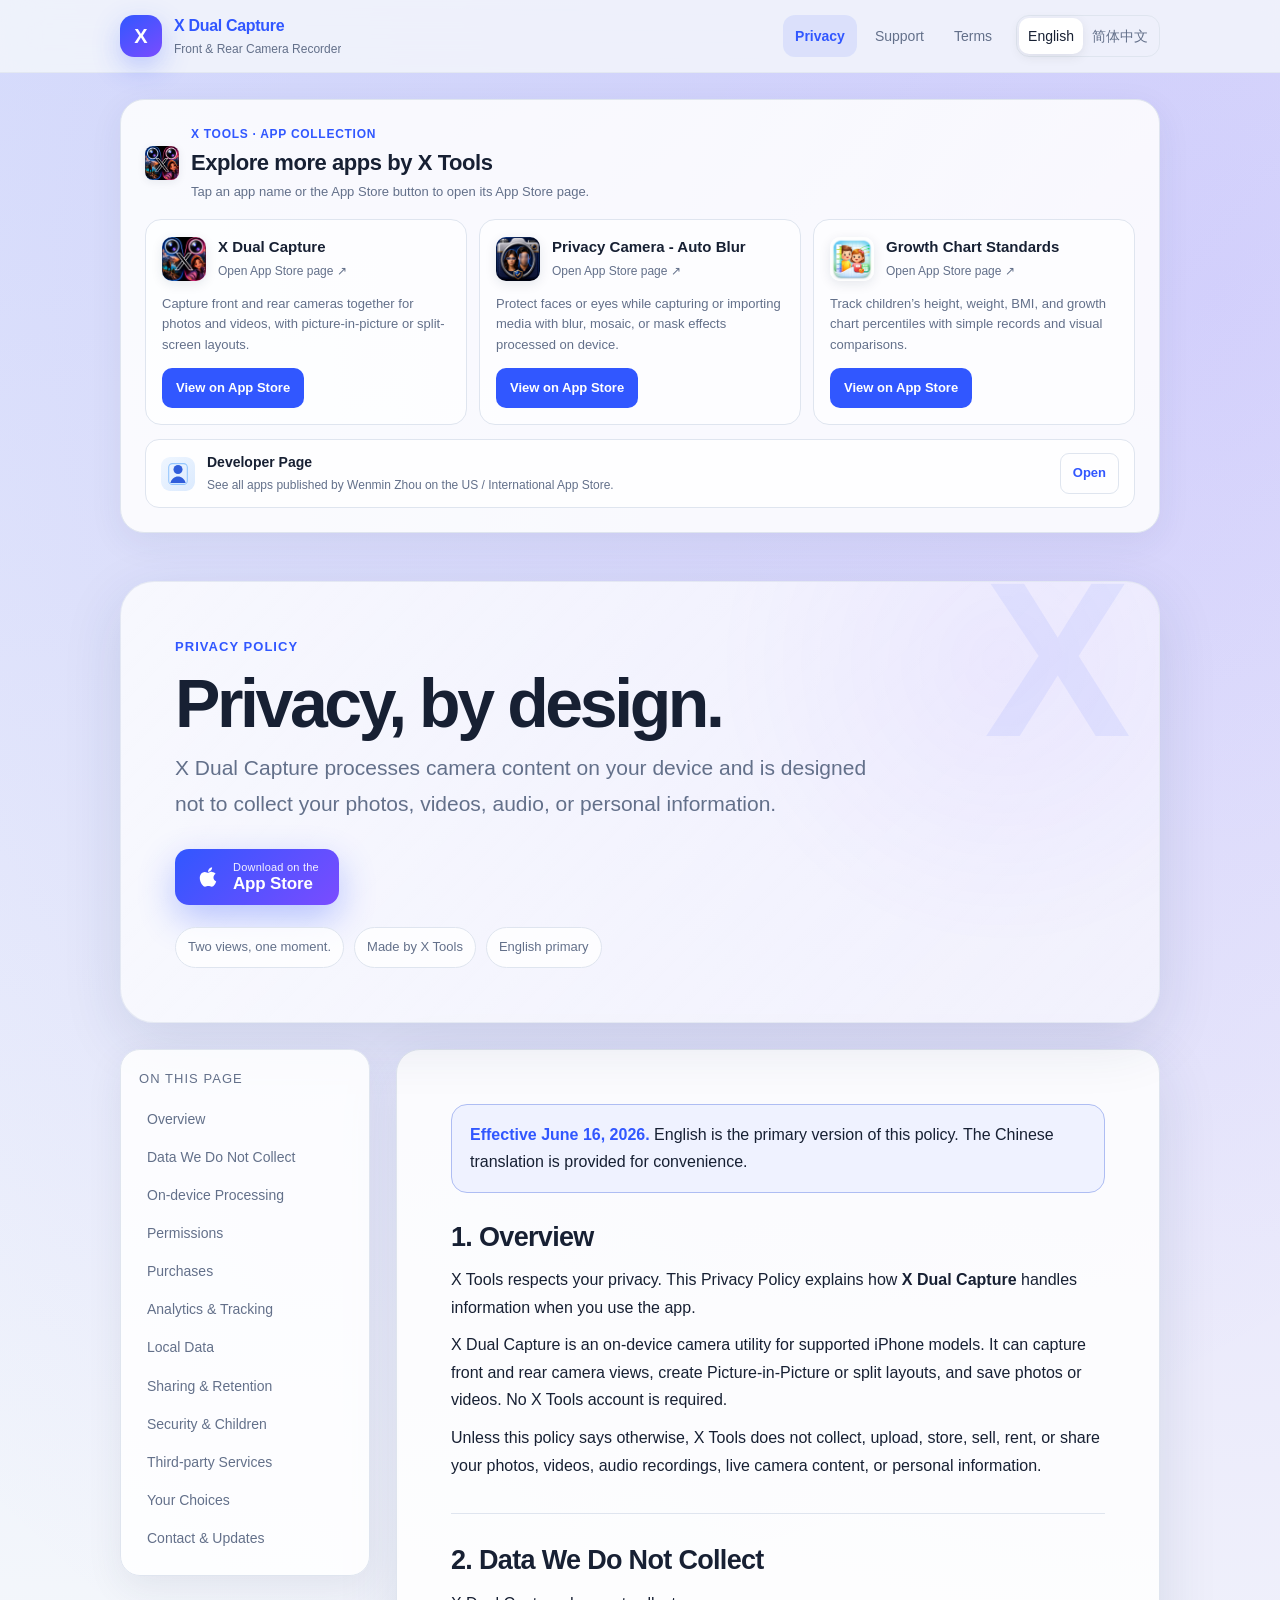
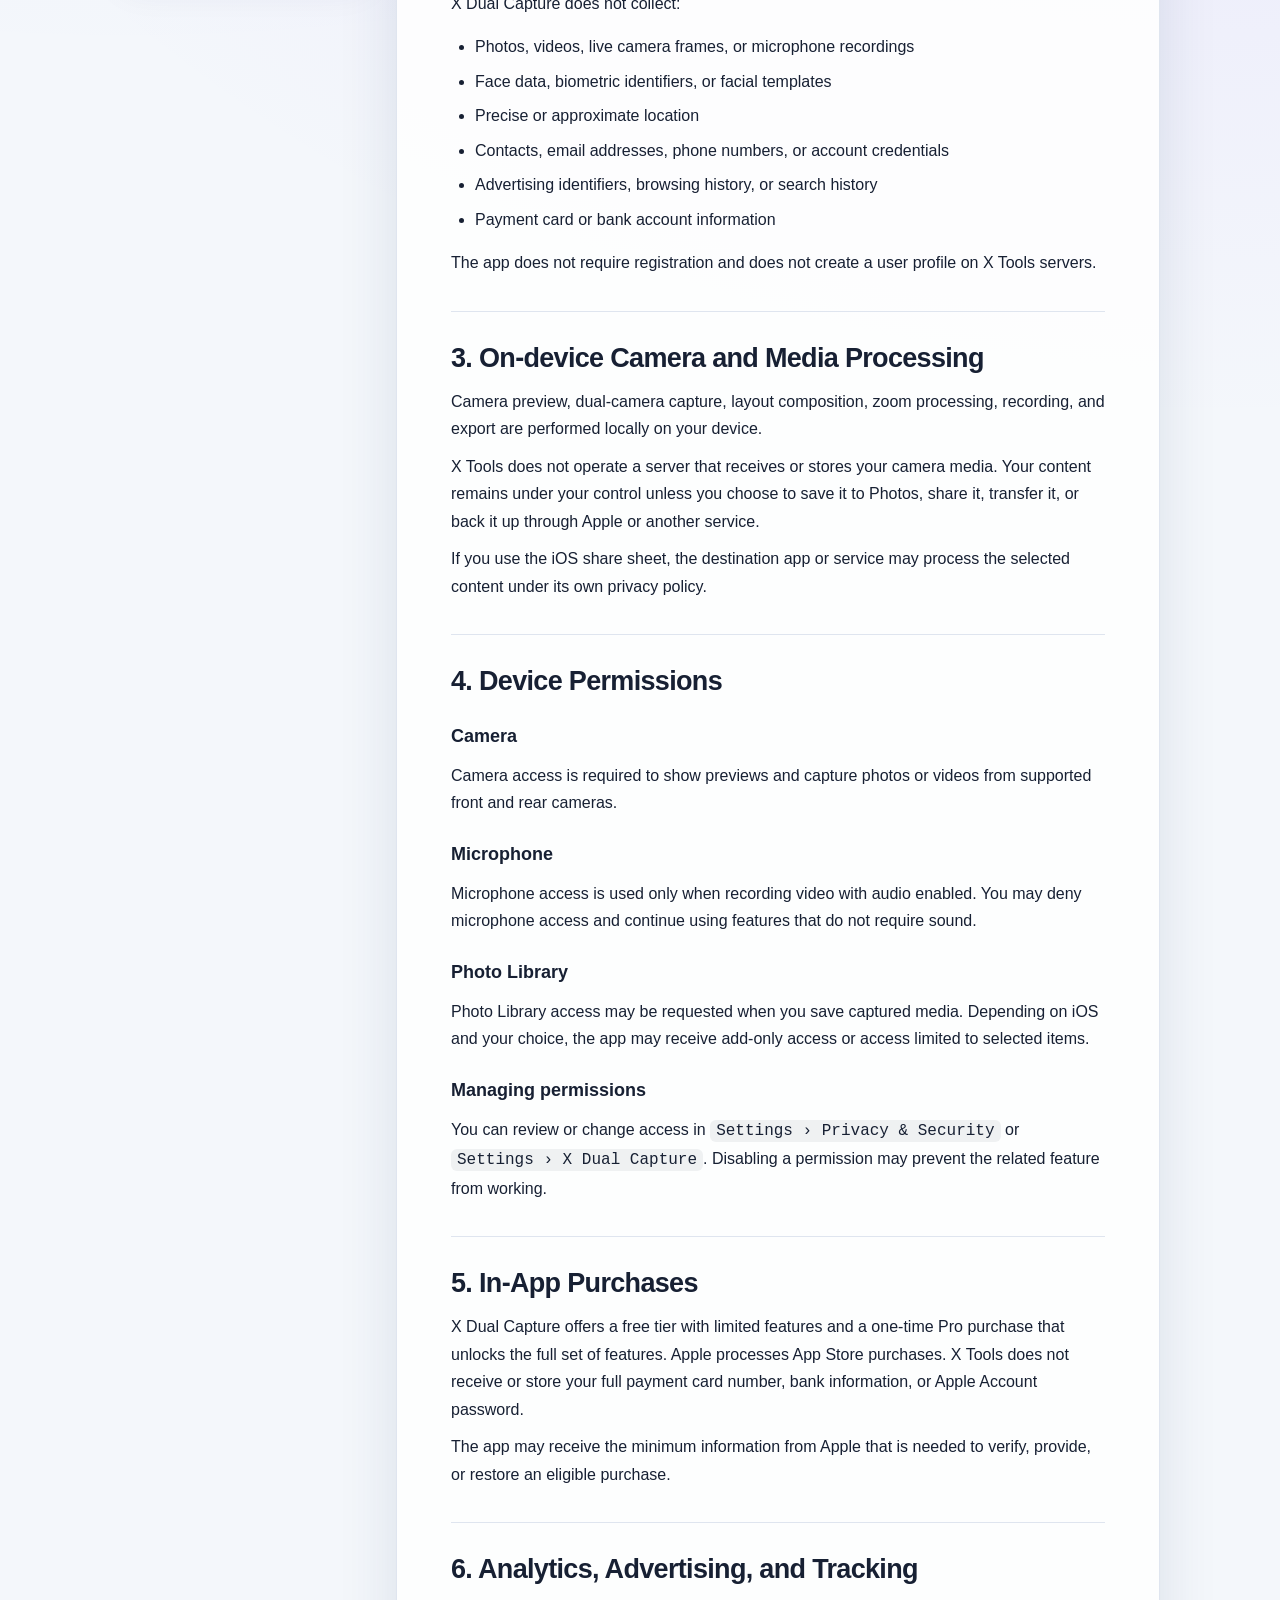
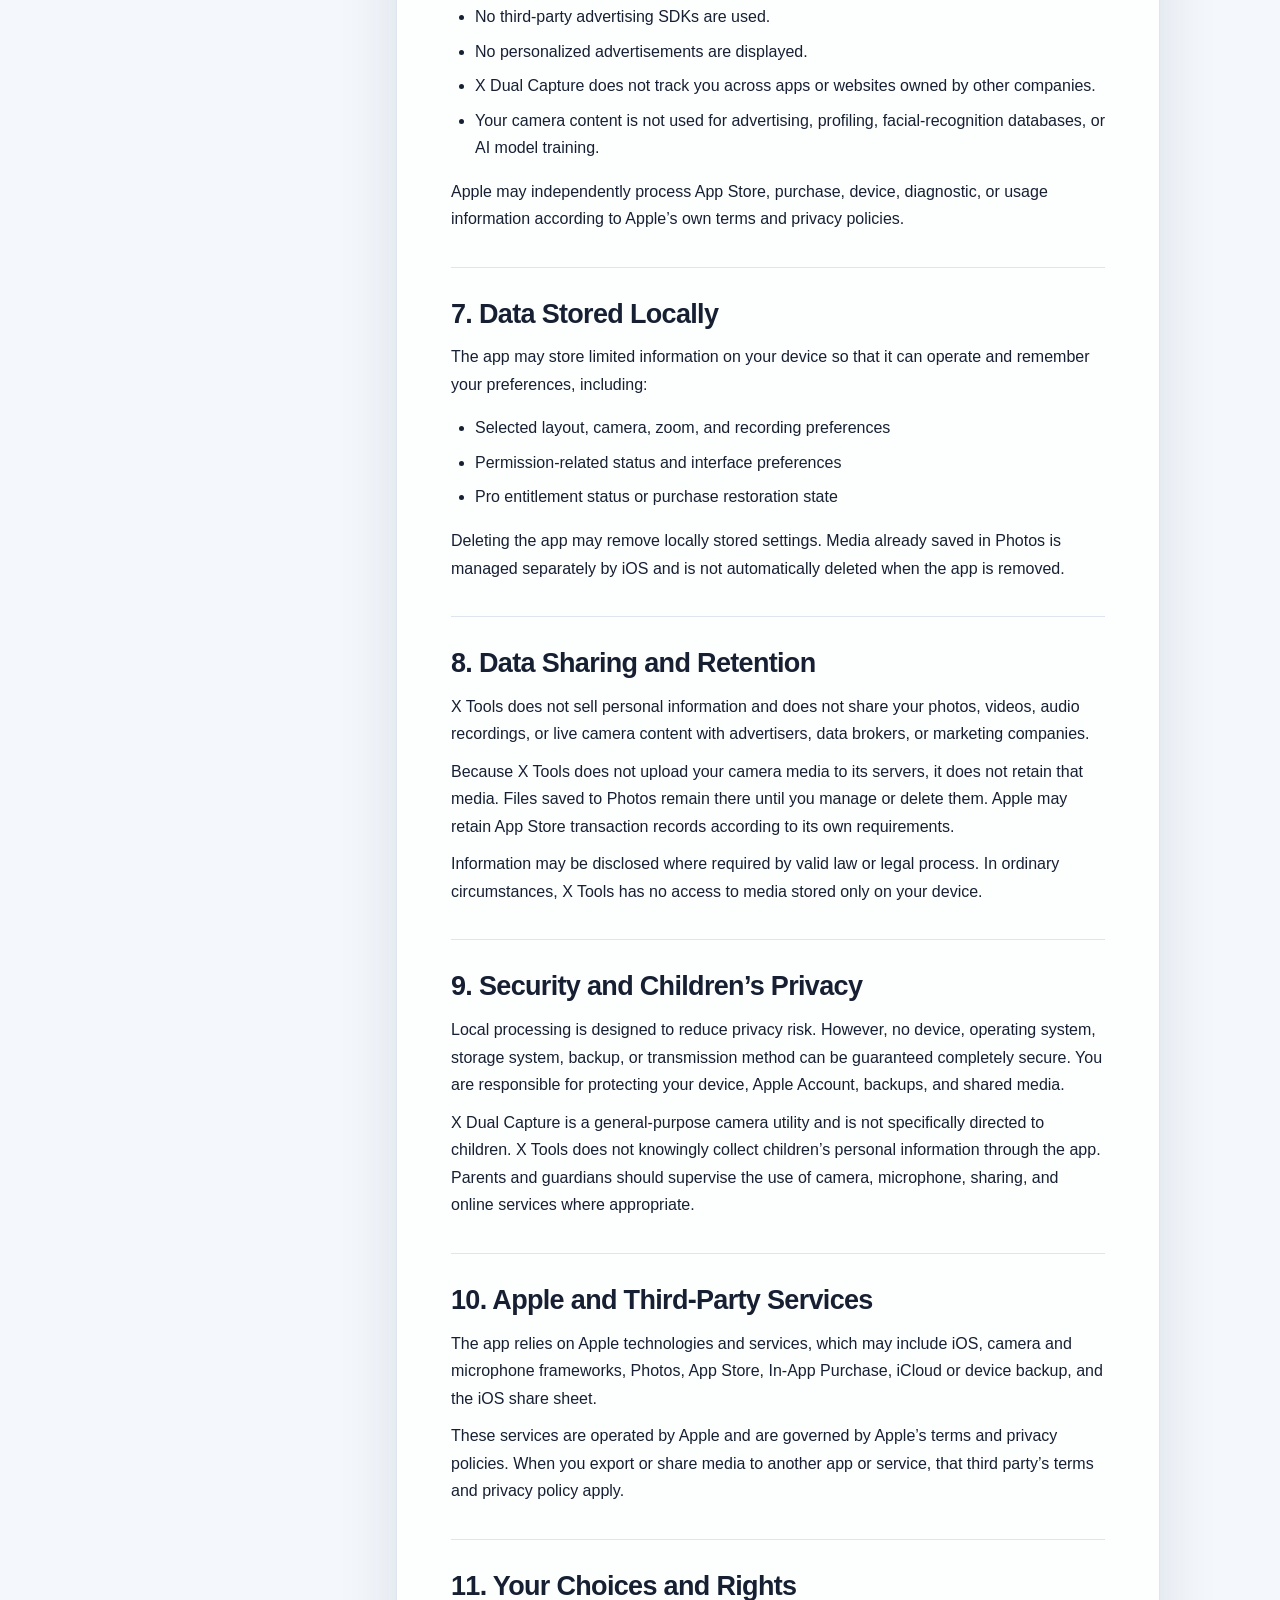
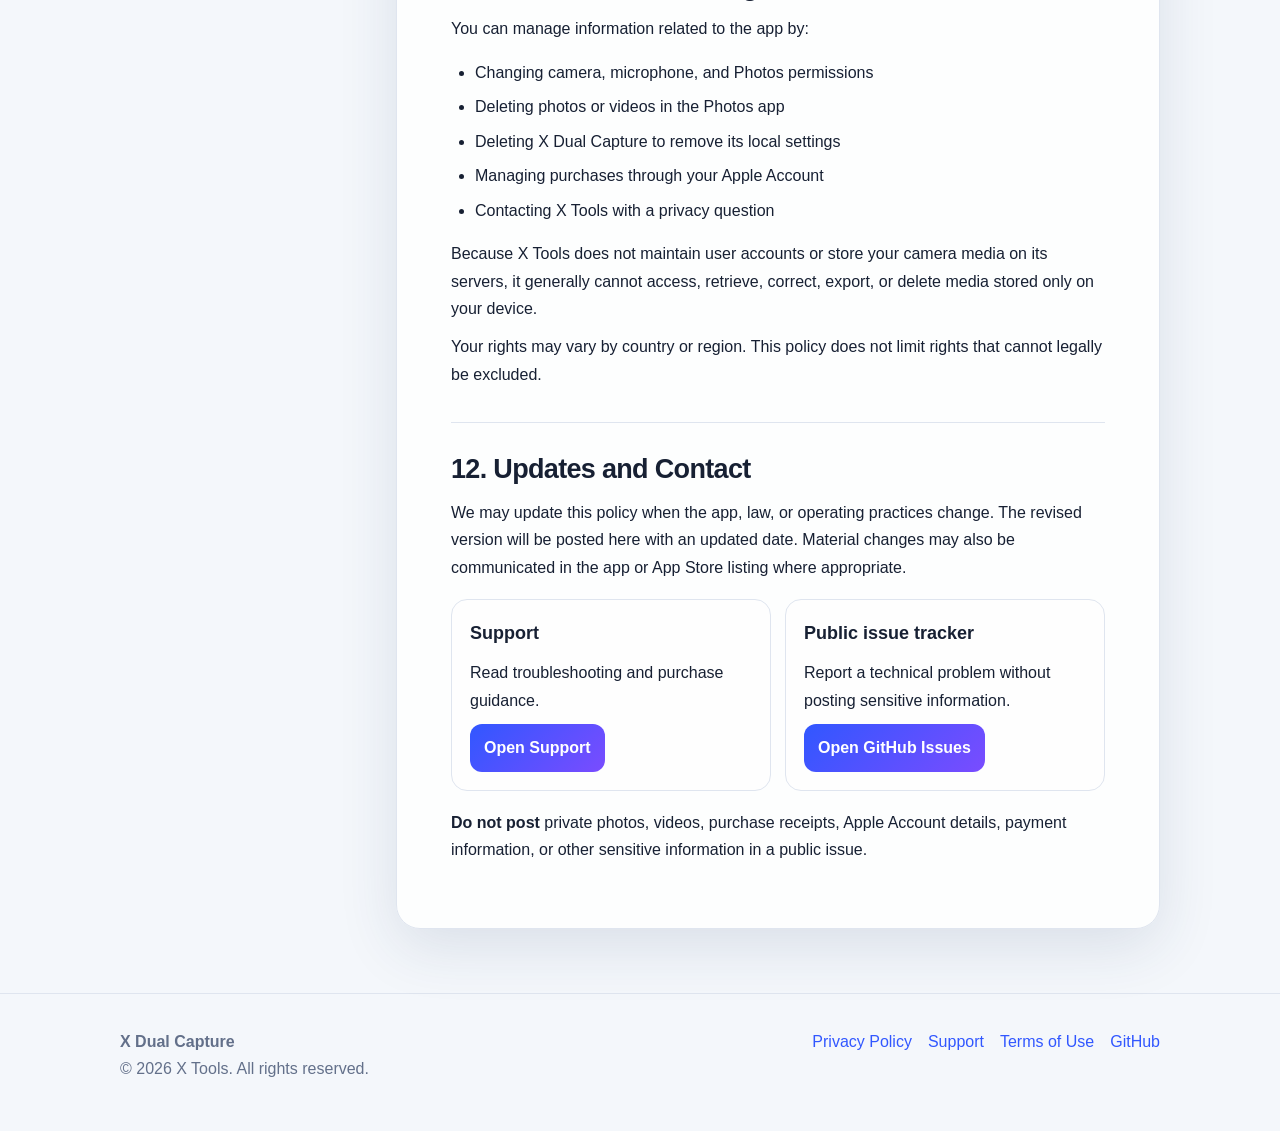
<file: index.html>
<!doctype html>
<html lang="en" data-xdc-lang="en">
<head>
  <meta charset="utf-8">
  <meta name="viewport" content="width=device-width, initial-scale=1, viewport-fit=cover">
  <title data-i18n-en="Privacy Policy | X Dual Capture" data-i18n-zh="隐私政策 | X 同步双拍">Privacy Policy | X Dual Capture</title>
  <meta name="description" content="Privacy Policy for X Dual Capture, an on-device front and rear camera recorder made by X Tools.">
  <meta name="theme-color" content="#3157ff">
  <meta property="og:title" content="Privacy Policy | X Dual Capture">
  <meta property="og:description" content="Privacy Policy for X Dual Capture, an on-device front and rear camera recorder made by X Tools.">
  <meta property="og:type" content="website">
  <meta property="og:site_name" content="X Dual Capture">
  <link rel="canonical" href="https://joyhhlife-sudo.github.io/dualcapture-privacy/index.html">
  <script src="./language.js"></script>
  <style>
:root {
  color-scheme: light dark;
  --bg: #f4f7fb;
  --surface: rgba(255,255,255,.86);
  --surface-solid: #ffffff;
  --text: #172033;
  --muted: #63708a;
  --line: #dfe5ef;
  --brand: #3157ff;
  --brand-2: #7a4cff;
  --accent: #0aa6a6;
  --shadow: 0 18px 60px rgba(36, 54, 98, .12);
  --radius: 24px;
  --max: 1040px;
}
@media (prefers-color-scheme: dark) {
  :root {
    --bg: #0d1220;
    --surface: rgba(21,29,48,.88);
    --surface-solid: #151d30;
    --text: #edf2ff;
    --muted: #aeb9ce;
    --line: #2b3650;
    --brand: #7691ff;
    --brand-2: #aa82ff;
    --accent: #52d2cc;
    --shadow: 0 20px 70px rgba(0,0,0,.34);
  }
}
* { box-sizing: border-box; }
html { scroll-behavior: smooth; }
body {
  margin: 0;
  min-height: 100vh;
  font-family: -apple-system, BlinkMacSystemFont, "SF Pro Display", "Segoe UI", Roboto, Helvetica, Arial, "PingFang SC", "Hiragino Sans GB", "Microsoft YaHei", sans-serif;
  color: var(--text);
  background:
    radial-gradient(circle at 10% -10%, rgba(49,87,255,.18), transparent 34%),
    radial-gradient(circle at 95% 5%, rgba(122,76,255,.18), transparent 30%),
    var(--bg);
  line-height: 1.72;
}
a { color: var(--brand); text-decoration: none; }
a:hover { text-decoration: underline; }
.site-header {
  position: sticky;
  top: 0;
  z-index: 20;
  border-bottom: 1px solid color-mix(in srgb, var(--line) 72%, transparent);
  background: color-mix(in srgb, var(--bg) 82%, transparent);
  backdrop-filter: blur(18px) saturate(140%);
}
.nav {
  width: min(var(--max), calc(100% - 32px));
  margin: 0 auto;
  min-height: 72px;
  display: flex;
  align-items: center;
  justify-content: space-between;
  gap: 20px;
}
.brand { display: flex; align-items: center; gap: 12px; min-width: 0; }
.brand-mark {
  width: 42px; height: 42px; border-radius: 14px;
  display: grid; place-items: center;
  color: white; font-weight: 800; font-size: 20px;
  background: linear-gradient(145deg, var(--brand), var(--brand-2));
  box-shadow: 0 10px 28px rgba(49,87,255,.28);
}
.brand-copy { min-width: 0; }
.brand-title { display: block; font-weight: 750; letter-spacing: -.02em; white-space: nowrap; }
.brand-subtitle { display: block; color: var(--muted); font-size: 12px; white-space: nowrap; overflow: hidden; text-overflow: ellipsis; }
.nav-links { display: flex; align-items: center; gap: 6px; flex-wrap: wrap; justify-content: flex-end; }
.nav-links a, .lang-btn {
  border: 0;
  background: transparent;
  color: var(--muted);
  padding: 9px 12px;
  border-radius: 12px;
  font: inherit;
  font-size: 14px;
  cursor: pointer;
}
.nav-links a:hover, .lang-btn:hover { background: color-mix(in srgb, var(--surface-solid) 76%, transparent); text-decoration: none; color: var(--text); }
.nav-links a[aria-current="page"] { color: var(--brand); font-weight: 700; background: color-mix(in srgb, var(--brand) 10%, transparent); }
.lang-switch { display: inline-flex; border: 1px solid var(--line); border-radius: 13px; padding: 2px; margin-left: 6px; }
.lang-btn { padding: 6px 9px; border-radius: 10px; }
.lang-btn.active { background: var(--surface-solid); color: var(--text); box-shadow: 0 3px 12px rgba(0,0,0,.08); }
.hero {
  width: min(var(--max), calc(100% - 32px));
  margin: 48px auto 26px;
  padding: 54px;
  border: 1px solid color-mix(in srgb, var(--line) 75%, transparent);
  border-radius: 34px;
  background:
    linear-gradient(135deg, color-mix(in srgb, var(--surface) 90%, transparent), color-mix(in srgb, var(--surface) 65%, transparent)),
    radial-gradient(circle at 85% 18%, rgba(122,76,255,.18), transparent 30%);
  box-shadow: var(--shadow);
  overflow: hidden;
  position: relative;
}
.hero::after {
  content: "X";
  position: absolute;
  right: 28px;
  top: -32px;
  font-size: 220px;
  font-weight: 900;
  line-height: 1;
  color: color-mix(in srgb, var(--brand) 8%, transparent);
  pointer-events: none;
}
.eyebrow { color: var(--brand); font-weight: 750; letter-spacing: .08em; text-transform: uppercase; font-size: 13px; }
h1 { margin: 10px 0 12px; font-size: clamp(38px, 6vw, 68px); line-height: 1.03; letter-spacing: -.05em; max-width: 760px; }
.hero p { max-width: 720px; color: var(--muted); font-size: clamp(17px, 2vw, 21px); margin: 0; }
.hero-meta { margin-top: 22px; display: flex; gap: 10px; flex-wrap: wrap; }
.pill { display: inline-flex; align-items: center; gap: 7px; padding: 8px 12px; border-radius: 999px; border: 1px solid var(--line); background: color-mix(in srgb, var(--surface-solid) 80%, transparent); color: var(--muted); font-size: 13px; }
.layout {
  width: min(var(--max), calc(100% - 32px));
  margin: 0 auto 64px;
  display: grid;
  grid-template-columns: 250px minmax(0,1fr);
  gap: 26px;
  align-items: start;
}
.toc {
  position: sticky;
  top: 96px;
  border: 1px solid var(--line);
  border-radius: 20px;
  background: var(--surface);
  padding: 18px;
  box-shadow: 0 12px 36px rgba(34,47,80,.08);
}
.toc-title { margin: 0 0 10px; font-size: 13px; color: var(--muted); text-transform: uppercase; letter-spacing: .08em; }
.toc a { display: block; color: var(--muted); padding: 7px 8px; border-radius: 9px; font-size: 14px; }
.toc a:hover { color: var(--text); background: color-mix(in srgb, var(--brand) 8%, transparent); text-decoration: none; }
.content {
  border: 1px solid var(--line);
  border-radius: var(--radius);
  background: var(--surface);
  box-shadow: var(--shadow);
  padding: clamp(26px, 5vw, 54px);
}
.notice {
  padding: 16px 18px;
  border: 1px solid color-mix(in srgb, var(--brand) 28%, var(--line));
  background: color-mix(in srgb, var(--brand) 8%, var(--surface-solid));
  border-radius: 16px;
  margin: 0 0 28px;
}
.notice strong { color: var(--brand); }
section { scroll-margin-top: 100px; }
section + section { border-top: 1px solid var(--line); margin-top: 34px; padding-top: 30px; }
h2 { margin: 0 0 12px; font-size: 27px; letter-spacing: -.025em; line-height: 1.25; }
h3 { margin: 22px 0 8px; font-size: 18px; }
p { margin: 10px 0; }
ul, ol { padding-left: 24px; }
li + li { margin-top: 7px; }
.code-path { font-family: ui-monospace, SFMono-Regular, Menlo, Monaco, Consolas, monospace; background: color-mix(in srgb, var(--text) 6%, transparent); padding: 2px 6px; border-radius: 6px; }
.action-grid { display: grid; grid-template-columns: repeat(2,minmax(0,1fr)); gap: 14px; margin: 18px 0; }
.action-card { border: 1px solid var(--line); border-radius: 16px; padding: 18px; background: color-mix(in srgb, var(--surface-solid) 72%, transparent); }
.action-card h3 { margin-top: 0; }
.button-link { display: inline-flex; align-items: center; justify-content: center; padding: 10px 14px; border-radius: 12px; background: linear-gradient(135deg, var(--brand), var(--brand-2)); color: white; font-weight: 700; }
.button-link:hover { text-decoration: none; filter: brightness(1.04); }
.footer { border-top: 1px solid var(--line); padding: 34px 16px 52px; color: var(--muted); }
.footer-inner { width: min(var(--max), 100%); margin: 0 auto; display: flex; justify-content: space-between; gap: 20px; flex-wrap: wrap; }
.footer-links { display: flex; gap: 16px; flex-wrap: wrap; }
html[data-xdc-lang="en"] .lang-panel[data-lang="zh"],
html[data-xdc-lang="zh-Hans"] .lang-panel[data-lang="en"] { display: none !important; }
.mobile-nav-toggle { display: none; }

.hero-cta { margin-top: 26px; display: flex; gap: 12px; flex-wrap: wrap; align-items: center; }
.store-button {
  display: inline-flex;
  align-items: center;
  gap: 12px;
  padding: 12px 20px;
  border-radius: 14px;
  background: linear-gradient(135deg, var(--brand), var(--brand-2));
  color: white;
  font-weight: 700;
  box-shadow: 0 14px 36px rgba(49,87,255,.32);
  text-decoration: none;
  transition: transform .12s ease, filter .12s ease, box-shadow .12s ease;
}
.store-button:hover {
  text-decoration: none;
  filter: brightness(1.06);
  transform: translateY(-1px);
  box-shadow: 0 18px 44px rgba(49,87,255,.36);
}
.store-button svg { flex-shrink: 0; }
.store-button .stack { display: inline-flex; flex-direction: column; line-height: 1.1; text-align: left; }
.store-button .small { font-size: 11px; font-weight: 500; opacity: 0.92; margin-bottom: 2px; letter-spacing: .02em; }
.store-button .big { font-size: 17px; letter-spacing: -0.01em; }

@media (max-width: 820px) {
  .nav { min-height: 64px; align-items: flex-start; padding: 10px 0; }
  .brand-subtitle { max-width: 180px; }
  .nav-links { display: none; width: 100%; padding-top: 10px; }
  .nav-links.open { display: flex; }
  .mobile-nav-toggle { display: inline-flex; margin-left: auto; border: 1px solid var(--line); background: var(--surface); color: var(--text); border-radius: 12px; padding: 8px 11px; }
  .nav { flex-wrap: wrap; }
  .hero { padding: 34px 26px; margin-top: 28px; }
  .hero::after { font-size: 150px; right: 8px; }
  .layout { grid-template-columns: 1fr; }
  .toc { position: static; }
  .action-grid { grid-template-columns: 1fr; }
}
@media (max-width: 520px) {
  .brand-subtitle { display: none; }
  h1 { font-size: 39px; }
  .content { padding: 24px 20px; }
  .hero { border-radius: 25px; }
}
@media print {
  .site-header, .toc, .lang-switch, .mobile-nav-toggle { display: none !important; }
  body { background: white; color: black; }
  .hero, .content { box-shadow: none; border-color: #bbb; }
  .layout { display: block; }
}

/* Added App Store showcase. Scoped to preserve the existing page styling. */
.app-showcase {
  width: min(var(--max), calc(100% - 32px));
  margin: 26px auto 0;
  padding: 24px;
  border: 1px solid var(--line);
  border-radius: 24px;
  background: var(--surface);
  box-shadow: 0 10px 34px rgba(36, 54, 98, .07);
}
.app-showcase-head { display: flex; flex-wrap: wrap; align-items: flex-end; justify-content: space-between; gap: 8px 20px; margin-bottom: 17px; }
.app-showcase-eyebrow { color: var(--brand); font-size: 12px; letter-spacing: .06em; font-weight: 750; margin: 0 0 3px; }
.app-showcase h2 { font-size: 22px; margin: 0; line-height: 1.4; letter-spacing: -.02em; }
.app-showcase-developer { margin: 0; font-size: 13px; color: var(--muted); }
.app-showcase-grid { display: grid; grid-template-columns: repeat(3, minmax(0, 1fr)); gap: 12px; }
.app-showcase-card { min-width: 0; padding: 17px; border-radius: 16px; border: 1px solid var(--line); background: color-mix(in srgb, var(--surface-solid) 78%, transparent); }
.app-showcase-name { margin: 0 0 7px; font-size: 16px; line-height: 1.4; font-weight: 750; }
.app-showcase-desc { font-size: 13px; line-height: 1.65; color: var(--muted); margin: 0 0 12px; }
.app-showcase-links { display: flex; flex-wrap: wrap; gap: 6px 12px; font-size: 13px; font-weight: 650; }
.app-showcase a { text-underline-offset: 3px; }
@media (max-width: 760px) { .app-showcase-grid { grid-template-columns: 1fr; } }
@media (max-width: 520px) { .app-showcase { padding: 18px; border-radius: 20px; } }

/* Showcase layout and icon sizing correction — fixed compact display. */
.app-showcase { box-sizing: border-box; }
.app-showcase *, .app-showcase *::before, .app-showcase *::after { box-sizing: border-box; }
.app-showcase .app-showcase-head { align-items: center; }
.app-showcase .app-showcase-head-left { display: flex; align-items: center; gap: 12px; min-width: 0; }
.app-showcase img.app-showcase-logo { display:block; width: 40px !important; height:40px !important; max-width:40px !important; max-height:40px !important; min-width:40px; min-height:40px; flex: 0 0 40px; object-fit:cover; border-radius:11px; box-shadow:0 2px 8px rgba(20,35,70,.08); }
.app-showcase .app-showcase-subtitle { font-size: 13px; line-height: 1.5; color: var(--muted); margin: 4px 0 0; }
.app-showcase .app-showcase-card { display:flex; flex-direction:column; gap:12px; min-width:0; padding:16px; border-radius:16px; }
.app-showcase .app-showcase-card-top { display:flex; align-items:center; gap:12px; min-width:0; }
.app-showcase img.app-showcase-icon { display:block; width:56px !important; height:56px !important; max-width:56px !important; max-height:56px !important; min-width:56px; min-height:56px; flex:0 0 56px; object-fit:cover; border-radius:13px; box-shadow:0 3px 12px rgba(20,35,70,.1); }
.app-showcase .app-showcase-text { min-width:0; }
.app-showcase .app-showcase-name { margin:0; font-size:15px; line-height:1.4; }
.app-showcase .app-showcase-name a { color:var(--ink); text-decoration:none; }
.app-showcase .app-showcase-name a:hover { color:var(--brand); text-decoration:underline; }
.app-showcase .app-showcase-hint { margin:4px 0 0; font-size:12px; color:var(--muted); }
.app-showcase .app-showcase-desc { margin:0; line-height:1.6; }
.app-showcase .app-showcase-actions { display:flex; margin-top:auto; }
.app-showcase a.app-pill-link { display:inline-flex; align-items:center; justify-content:center; padding:9px 14px; min-height:36px; border-radius:10px; background:var(--brand); color:#fff; font-size:13px; font-weight:650; text-decoration:none; transition:opacity .15s ease; }
.app-showcase a.app-pill-link:hover { opacity:.9; }
.app-showcase .app-showcase-developer-card { display:flex; align-items:center; gap:12px; padding:13px 15px; margin-top:14px; border:1px solid var(--line); border-radius:14px; background:color-mix(in srgb, var(--surface-solid) 85%, transparent); }
.app-showcase .app-showcase-developer-card img { display:block; width:40px !important; height:40px !important; max-width:40px !important; max-height:40px !important; flex:0 0 40px; object-fit:cover; border-radius:11px; }
.app-showcase .app-showcase-developer-meta { flex:1; min-width:0; }
.app-showcase .app-showcase-developer-title { margin:0; font-size:14px; line-height:1.4; }
.app-showcase .app-showcase-developer-title a { color:var(--ink); }
.app-showcase .app-showcase-developer-copy { margin:3px 0 0; font-size:12px; line-height:1.5; color:var(--muted); }
.app-showcase a.app-outline-link { display:inline-flex; align-items:center; padding:8px 12px; border:1px solid var(--line); border-radius:9px; color:var(--brand); font-size:13px; font-weight:650; text-decoration:none; white-space:nowrap; }
@media(max-width:760px) { .app-showcase .app-showcase-grid { grid-template-columns:1fr; } .app-showcase .app-showcase-card { gap:10px; } }
@media(max-width:420px) { .app-showcase { padding:16px; } .app-showcase .app-showcase-card { padding:13px; } .app-showcase img.app-showcase-icon { width:52px !important; height:52px !important; max-width:52px !important; max-height:52px !important; min-width:52px; min-height:52px; flex-basis:52px; } .app-showcase .app-showcase-developer-card { flex-wrap:wrap; } }

/* App icon compact display override */
.app-showcase img.app-showcase-icon { width:44px!important; height:44px!important; min-width:44px!important; max-width:44px!important; min-height:44px!important; max-height:44px!important; flex:0 0 44px!important; }
.app-showcase img.app-showcase-logo,.app-showcase .app-showcase-developer-card img { width:34px!important; height:34px!important; min-width:34px!important; max-width:34px!important; min-height:34px!important; max-height:34px!important; flex:0 0 34px!important; }
</style>
</head>
<body>
<header class="site-header">
  <nav class="nav" aria-label="Primary navigation">
    <a class="brand" href="index.html" aria-label="X Dual Capture home">
      <span class="brand-mark" aria-hidden="true">X</span>
      <span class="brand-copy">
        <span class="brand-title" data-i18n-en="X Dual Capture" data-i18n-zh="X 同步双拍">X Dual Capture</span>
        <span class="brand-subtitle" data-i18n-en="Front & Rear Camera Recorder" data-i18n-zh="前后摄同步拍照录像">Front & Rear Camera Recorder</span>
      </span>
    </a>
    <button class="mobile-nav-toggle" type="button" aria-expanded="false" aria-label="Open navigation">Menu</button>
    <div class="nav-links">
      <a href="index.html" aria-current="page" data-i18n-en="Privacy" data-i18n-zh="隐私政策">Privacy</a>
<a href="support.html" data-i18n-en="Support" data-i18n-zh="技术支持">Support</a>
<a href="terms.html" data-i18n-en="Terms" data-i18n-zh="使用条款">Terms</a>
      <span class="lang-switch" aria-label="Language selector">
        <button class="lang-btn active" type="button" data-lang-choice="en" aria-pressed="true">English</button>
        <button class="lang-btn" type="button" data-lang-choice="zh-Hans" aria-pressed="false">简体中文</button>
      </span>
    </div>
  </nav>
</header>

<main>
  <!-- App showcase added above the original page content. -->
  <div class="app-showcase">
  <div class="lang-panel" data-lang="en">
    <div class="app-showcase-head">
      <div class="app-showcase-head-left">
        <img width="34" height="34" style="display:block!important;width:34px!important;height:34px!important;min-width:34px!important;max-width:34px!important;min-height:34px!important;max-height:34px!important;object-fit:cover!important;flex:0 0 34px!important;border-radius:8px!important" class="app-showcase-logo" src="assets/x-dual-capture.png" alt="X Tools apps">
        <div>
          <p class="app-showcase-eyebrow">X TOOLS · APP COLLECTION</p>
          <h2>Explore more apps by X Tools</h2>
          <p class="app-showcase-subtitle">Tap an app name or the App Store button to open its App Store page.</p>
        </div>
      </div>
    </div>
    <div class="app-showcase-grid">
      <article class="app-showcase-card">
        <div class="app-showcase-card-top">
          <img width="44" height="44" style="display:block!important;width:44px!important;height:44px!important;min-width:44px!important;max-width:44px!important;min-height:44px!important;max-height:44px!important;object-fit:cover!important;flex:0 0 44px!important;border-radius:10px!important" class="app-showcase-icon" src="assets/x-dual-capture.png" alt="X Dual Capture icon">
          <div class="app-showcase-text">
            <h3 class="app-showcase-name"><a href="https://apps.apple.com/us/app/id6777402248" target="_blank" rel="noopener noreferrer">X Dual Capture</a></h3>
            <p class="app-showcase-hint">Open App Store page ↗</p>
          </div>
        </div>
        <p class="app-showcase-desc">Capture front and rear cameras together for photos and videos, with picture-in-picture or split-screen layouts.</p>
        <div class="app-showcase-actions">
          <a class="app-pill-link" href="https://apps.apple.com/us/app/id6777402248" target="_blank" rel="noopener noreferrer">View on App Store</a>
        </div>
      </article>
      <article class="app-showcase-card">
        <div class="app-showcase-card-top">
          <img width="44" height="44" style="display:block!important;width:44px!important;height:44px!important;min-width:44px!important;max-width:44px!important;min-height:44px!important;max-height:44px!important;object-fit:cover!important;flex:0 0 44px!important;border-radius:10px!important" class="app-showcase-icon" src="assets/privacy-camera.png" alt="Privacy Camera icon">
          <div class="app-showcase-text">
            <h3 class="app-showcase-name"><a href="https://apps.apple.com/us/app/id6773740022" target="_blank" rel="noopener noreferrer">Privacy Camera - Auto Blur</a></h3>
            <p class="app-showcase-hint">Open App Store page ↗</p>
          </div>
        </div>
        <p class="app-showcase-desc">Protect faces or eyes while capturing or importing media with blur, mosaic, or mask effects processed on device.</p>
        <div class="app-showcase-actions">
          <a class="app-pill-link" href="https://apps.apple.com/us/app/id6773740022" target="_blank" rel="noopener noreferrer">View on App Store</a>
        </div>
      </article>
      <article class="app-showcase-card">
        <div class="app-showcase-card-top">
          <img width="44" height="44" style="display:block!important;width:44px!important;height:44px!important;min-width:44px!important;max-width:44px!important;min-height:44px!important;max-height:44px!important;object-fit:cover!important;flex:0 0 44px!important;border-radius:10px!important" class="app-showcase-icon" src="assets/growth-chart.png" alt="Growth Chart Standards icon">
          <div class="app-showcase-text">
            <h3 class="app-showcase-name"><a href="https://apps.apple.com/us/app/id6760923635" target="_blank" rel="noopener noreferrer">Growth Chart Standards</a></h3>
            <p class="app-showcase-hint">Open App Store page ↗</p>
          </div>
        </div>
        <p class="app-showcase-desc">Track children’s height, weight, BMI, and growth chart percentiles with simple records and visual comparisons.</p>
        <div class="app-showcase-actions">
          <a class="app-pill-link" href="https://apps.apple.com/us/app/id6760923635" target="_blank" rel="noopener noreferrer">View on App Store</a>
        </div>
      </article>
    </div>
    <div class="app-showcase-developer-card">
      <img width="34" height="34" style="display:block!important;width:34px!important;height:34px!important;max-width:34px!important;max-height:34px!important;min-width:34px!important;min-height:34px!important;flex:0 0 34px!important;object-fit:cover!important;border-radius:9px!important"  src="assets/developer-page.svg" alt="Developer page icon">
      <div class="app-showcase-developer-meta">
        <h3 class="app-showcase-developer-title"><a href="https://apps.apple.com/us/developer/%E6%96%87%E6%95%8F-%E5%91%A8/id1844573420" target="_blank" rel="noopener noreferrer">Developer Page</a></h3>
        <p class="app-showcase-developer-copy">See all apps published by Wenmin Zhou on the US / International App Store.</p>
      </div>
      <a class="app-outline-link" href="https://apps.apple.com/us/developer/%E6%96%87%E6%95%8F-%E5%91%A8/id1844573420" target="_blank" rel="noopener noreferrer">Open</a>
    </div>
  </div>
  <div class="lang-panel" data-lang="zh">
    <div class="app-showcase-head">
      <div class="app-showcase-head-left">
        <img width="34" height="34" style="display:block!important;width:34px!important;height:34px!important;min-width:34px!important;max-width:34px!important;min-height:34px!important;max-height:34px!important;object-fit:cover!important;flex:0 0 34px!important;border-radius:8px!important" class="app-showcase-logo" src="assets/x-dual-capture.png" alt="X Tools 应用">
        <div>
          <p class="app-showcase-eyebrow">X TOOLS · 应用展示</p>
          <h2>更多应用推荐</h2>
          <p class="app-showcase-subtitle">可点击应用名称或 App Store 按钮，直接跳转到对应应用页面。</p>
        </div>
      </div>
    </div>
    <div class="app-showcase-grid">
      <article class="app-showcase-card">
        <div class="app-showcase-card-top">
          <img width="44" height="44" style="display:block!important;width:44px!important;height:44px!important;min-width:44px!important;max-width:44px!important;min-height:44px!important;max-height:44px!important;object-fit:cover!important;flex:0 0 44px!important;border-radius:10px!important" class="app-showcase-icon" src="assets/x-dual-capture.png" alt="X同步双拍图标">
          <div class="app-showcase-text">
            <h3 class="app-showcase-name"><a href="https://apps.apple.com/cn/app/id6777402248" target="_blank" rel="noopener noreferrer">X 同步双拍</a></h3>
            <p class="app-showcase-hint">点击进入 App Store ↗</p>
          </div>
        </div>
        <p class="app-showcase-desc">前后摄像头同步拍照、录像，支持画中画、分屏等布局，记录眼前与自己的两个视角。</p>
        <div class="app-showcase-actions">
          <a class="app-pill-link" href="https://apps.apple.com/cn/app/id6777402248" target="_blank" rel="noopener noreferrer">前往 App Store</a>
        </div>
      </article>
      <article class="app-showcase-card">
        <div class="app-showcase-card-top">
          <img width="44" height="44" style="display:block!important;width:44px!important;height:44px!important;min-width:44px!important;max-width:44px!important;min-height:44px!important;max-height:44px!important;object-fit:cover!important;flex:0 0 44px!important;border-radius:10px!important" class="app-showcase-icon" src="assets/privacy-camera.png" alt="隐私相机图标">
          <div class="app-showcase-text">
            <h3 class="app-showcase-name"><a href="https://apps.apple.com/cn/app/id6773740022" target="_blank" rel="noopener noreferrer">隐私相机</a></h3>
            <p class="app-showcase-hint">点击进入 App Store ↗</p>
          </div>
        </div>
        <p class="app-showcase-desc">拍摄或导入照片、视频时，自动对人脸或眼部进行模糊、马赛克或遮挡，保护隐私更省心。</p>
        <div class="app-showcase-actions">
          <a class="app-pill-link" href="https://apps.apple.com/cn/app/id6773740022" target="_blank" rel="noopener noreferrer">前往 App Store</a>
        </div>
      </article>
      <article class="app-showcase-card">
        <div class="app-showcase-card-top">
          <img width="44" height="44" style="display:block!important;width:44px!important;height:44px!important;min-width:44px!important;max-width:44px!important;min-height:44px!important;max-height:44px!important;object-fit:cover!important;flex:0 0 44px!important;border-radius:10px!important" class="app-showcase-icon" src="assets/growth-chart.png" alt="生长标准曲线图标">
          <div class="app-showcase-text">
            <h3 class="app-showcase-name"><a href="https://apps.apple.com/cn/app/id6760923635" target="_blank" rel="noopener noreferrer">生长标准曲线</a></h3>
            <p class="app-showcase-hint">点击进入 App Store ↗</p>
          </div>
        </div>
        <p class="app-showcase-desc">记录儿童身高、体重、BMI 和生长曲线百分位，方便日常追踪发育情况。</p>
        <div class="app-showcase-actions">
          <a class="app-pill-link" href="https://apps.apple.com/cn/app/id6760923635" target="_blank" rel="noopener noreferrer">前往 App Store</a>
        </div>
      </article>
    </div>
    <div class="app-showcase-developer-card">
      <img width="34" height="34" style="display:block!important;width:34px!important;height:34px!important;max-width:34px!important;max-height:34px!important;min-width:34px!important;min-height:34px!important;flex:0 0 34px!important;object-fit:cover!important;border-radius:9px!important"  src="assets/developer-page.svg" alt="开发者主页图标">
      <div class="app-showcase-developer-meta">
        <h3 class="app-showcase-developer-title"><a href="https://apps.apple.com/cn/developer/%E6%96%87%E6%95%8F-%E5%91%A8/id1844573420" target="_blank" rel="noopener noreferrer">开发者主页</a></h3>
        <p class="app-showcase-developer-copy">查看文敏周在中国区 App Store 发布的全部应用。</p>
      </div>
      <a class="app-outline-link" href="https://apps.apple.com/cn/developer/%E6%96%87%E6%95%8F-%E5%91%A8/id1844573420" target="_blank" rel="noopener noreferrer">打开主页</a>
    </div>
  </div>
</div>

  <section class="hero">
    <div class="lang-panel" data-lang="en">
      <div class="eyebrow">Privacy policy</div>
      <h1>Privacy, by design.</h1>
      <p>X Dual Capture processes camera content on your device and is designed not to collect your photos, videos, audio, or personal information.</p>
    </div>
    <div class="lang-panel" data-lang="zh">
      <div class="eyebrow">隐私政策</div>
      <h1>隐私，从本地处理开始。</h1>
      <p>X 同步双拍在设备本地处理摄像头内容，设计上不收集你的照片、视频、音频或个人信息。</p>
    </div>

    <div class="hero-cta">
      <div class="lang-panel" data-lang="en">
        <a class="store-button" href="https://apps.apple.com/us/app/id6777402248" target="_blank" rel="noopener" aria-label="Download X Dual Capture on the App Store">
          <svg width="26" height="26" viewBox="0 0 24 24" fill="currentColor" aria-hidden="true"><path d="M17.05 20.28c-.98.95-2.05.8-3.08.35-1.09-.46-2.09-.48-3.24 0-1.44.62-2.2.44-3.06-.35C2.79 15.25 3.51 7.59 9.05 7.31c1.35.07 2.29.74 3.08.8 1.18-.24 2.31-.93 3.57-.84 1.51.12 2.65.72 3.4 1.8-3.12 1.87-2.38 5.98.48 7.13-.57 1.5-1.31 2.99-2.54 4.09zM12.03 7.25c-.15-2.23 1.66-4.07 3.74-4.25.29 2.58-2.34 4.5-3.74 4.25z"/></svg>
          <span class="stack"><span class="small">Download on the</span><span class="big">App Store</span></span>
        </a>
      </div>
      <div class="lang-panel" data-lang="zh">
        <a class="store-button" href="https://apps.apple.com/cn/app/id6777402248" target="_blank" rel="noopener" aria-label="下载 X 同步双拍">
          <svg width="26" height="26" viewBox="0 0 24 24" fill="currentColor" aria-hidden="true"><path d="M17.05 20.28c-.98.95-2.05.8-3.08.35-1.09-.46-2.09-.48-3.24 0-1.44.62-2.2.44-3.06-.35C2.79 15.25 3.51 7.59 9.05 7.31c1.35.07 2.29.74 3.08.8 1.18-.24 2.31-.93 3.57-.84 1.51.12 2.65.72 3.4 1.8-3.12 1.87-2.38 5.98.48 7.13-.57 1.5-1.31 2.99-2.54 4.09zM12.03 7.25c-.15-2.23-2.23 1.66-4.07 3.74-4.25.29 2.58-2.34 4.5-3.74 4.25z"/></svg>
          <span class="stack"><span class="small">购买或免费下载</span><span class="big">App Store 中国大陆</span></span>
        </a>
      </div>
    </div>
    <div class="hero-meta">
      <span class="pill">Two views, one moment.</span>
      <span class="pill">Made by X Tools</span>
      <span class="pill">English primary</span>
    </div>
  </section>

  <div class="layout">
    <aside class="toc" aria-label="On this page">
      <div class="lang-panel" data-lang="en">
        <p class="toc-title">On this page</p>
        <a href="#p1">Overview</a><a href="#p2">Data We Do Not Collect</a><a href="#p3">On-device Processing</a><a href="#p4">Permissions</a><a href="#p5">Purchases</a><a href="#p6">Analytics & Tracking</a><a href="#p7">Local Data</a><a href="#p8">Sharing & Retention</a><a href="#p9">Security & Children</a><a href="#p10">Third-party Services</a><a href="#p11">Your Choices</a><a href="#p12">Contact & Updates</a>
      </div>
      <div class="lang-panel" data-lang="zh">
        <p class="toc-title">本页目录</p>
        <a href="#zp1">概述</a><a href="#zp2">我们不收集的数据</a><a href="#zp3">设备本地处理</a><a href="#zp4">权限说明</a><a href="#zp5">购买信息</a><a href="#zp6">分析与跟踪</a><a href="#zp7">本地数据</a><a href="#zp8">分享与保留</a><a href="#zp9">安全与儿童隐私</a><a href="#zp10">第三方服务</a><a href="#zp11">你的选择</a><a href="#zp12">联系与更新</a>
      </div>
    </aside>

    <article class="content">
      <div class="lang-panel" data-lang="en">
<div class="notice"><strong>Effective June 16, 2026.</strong> English is the primary version of this policy. The Chinese translation is provided for convenience.</div>
<section id="p1"><h2>1. Overview</h2><p>X Tools respects your privacy. This Privacy Policy explains how <strong>X Dual Capture</strong> handles information when you use the app.</p><p>X Dual Capture is an on-device camera utility for supported iPhone models. It can capture front and rear camera views, create Picture-in-Picture or split layouts, and save photos or videos. No X Tools account is required.</p><p>Unless this policy says otherwise, X Tools does not collect, upload, store, sell, rent, or share your photos, videos, audio recordings, live camera content, or personal information.</p></section>
<section id="p2"><h2>2. Data We Do Not Collect</h2><p>X Dual Capture does not collect:</p><ul><li>Photos, videos, live camera frames, or microphone recordings</li><li>Face data, biometric identifiers, or facial templates</li><li>Precise or approximate location</li><li>Contacts, email addresses, phone numbers, or account credentials</li><li>Advertising identifiers, browsing history, or search history</li><li>Payment card or bank account information</li></ul><p>The app does not require registration and does not create a user profile on X Tools servers.</p></section>
<section id="p3"><h2>3. On-device Camera and Media Processing</h2><p>Camera preview, dual-camera capture, layout composition, zoom processing, recording, and export are performed locally on your device.</p><p>X Tools does not operate a server that receives or stores your camera media. Your content remains under your control unless you choose to save it to Photos, share it, transfer it, or back it up through Apple or another service.</p><p>If you use the iOS share sheet, the destination app or service may process the selected content under its own privacy policy.</p></section>
<section id="p4"><h2>4. Device Permissions</h2><h3>Camera</h3><p>Camera access is required to show previews and capture photos or videos from supported front and rear cameras.</p><h3>Microphone</h3><p>Microphone access is used only when recording video with audio enabled. You may deny microphone access and continue using features that do not require sound.</p><h3>Photo Library</h3><p>Photo Library access may be requested when you save captured media. Depending on iOS and your choice, the app may receive add-only access or access limited to selected items.</p><h3>Managing permissions</h3><p>You can review or change access in <span class="code-path">Settings › Privacy &amp; Security</span> or <span class="code-path">Settings › X Dual Capture</span>. Disabling a permission may prevent the related feature from working.</p></section>
<section id="p5"><h2>5. In-App Purchases</h2><p>X Dual Capture offers a free tier with limited features and a one-time Pro purchase that unlocks the full set of features. Apple processes App Store purchases. X Tools does not receive or store your full payment card number, bank information, or Apple Account password.</p><p>The app may receive the minimum information from Apple that is needed to verify, provide, or restore an eligible purchase.</p></section>
<section id="p6"><h2>6. Analytics, Advertising, and Tracking</h2><ul><li>No third-party advertising SDKs are used.</li><li>No personalized advertisements are displayed.</li><li>X Dual Capture does not track you across apps or websites owned by other companies.</li><li>Your camera content is not used for advertising, profiling, facial-recognition databases, or AI model training.</li></ul><p>Apple may independently process App Store, purchase, device, diagnostic, or usage information according to Apple’s own terms and privacy policies.</p></section>
<section id="p7"><h2>7. Data Stored Locally</h2><p>The app may store limited information on your device so that it can operate and remember your preferences, including:</p><ul><li>Selected layout, camera, zoom, and recording preferences</li><li>Permission-related status and interface preferences</li><li>Pro entitlement status or purchase restoration state</li></ul><p>Deleting the app may remove locally stored settings. Media already saved in Photos is managed separately by iOS and is not automatically deleted when the app is removed.</p></section>
<section id="p8"><h2>8. Data Sharing and Retention</h2><p>X Tools does not sell personal information and does not share your photos, videos, audio recordings, or live camera content with advertisers, data brokers, or marketing companies.</p><p>Because X Tools does not upload your camera media to its servers, it does not retain that media. Files saved to Photos remain there until you manage or delete them. Apple may retain App Store transaction records according to its own requirements.</p><p>Information may be disclosed where required by valid law or legal process. In ordinary circumstances, X Tools has no access to media stored only on your device.</p></section>
<section id="p9"><h2>9. Security and Children’s Privacy</h2><p>Local processing is designed to reduce privacy risk. However, no device, operating system, storage system, backup, or transmission method can be guaranteed completely secure. You are responsible for protecting your device, Apple Account, backups, and shared media.</p><p>X Dual Capture is a general-purpose camera utility and is not specifically directed to children. X Tools does not knowingly collect children’s personal information through the app. Parents and guardians should supervise the use of camera, microphone, sharing, and online services where appropriate.</p></section>
<section id="p10"><h2>10. Apple and Third-Party Services</h2><p>The app relies on Apple technologies and services, which may include iOS, camera and microphone frameworks, Photos, App Store, In-App Purchase, iCloud or device backup, and the iOS share sheet.</p><p>These services are operated by Apple and are governed by Apple’s terms and privacy policies. When you export or share media to another app or service, that third party’s terms and privacy policy apply.</p></section>
<section id="p11"><h2>11. Your Choices and Rights</h2><p>You can manage information related to the app by:</p><ul><li>Changing camera, microphone, and Photos permissions</li><li>Deleting photos or videos in the Photos app</li><li>Deleting X Dual Capture to remove its local settings</li><li>Managing purchases through your Apple Account</li><li>Contacting X Tools with a privacy question</li></ul><p>Because X Tools does not maintain user accounts or store your camera media on its servers, it generally cannot access, retrieve, correct, export, or delete media stored only on your device.</p><p>Your rights may vary by country or region. This policy does not limit rights that cannot legally be excluded.</p></section>
<section id="p12"><h2>12. Updates and Contact</h2><p>We may update this policy when the app, law, or operating practices change. The revised version will be posted here with an updated date. Material changes may also be communicated in the app or App Store listing where appropriate.</p><div class="action-grid"><div class="action-card"><h3>Support</h3><p>Read troubleshooting and purchase guidance.</p><a class="button-link" href="support.html">Open Support</a></div><div class="action-card"><h3>Public issue tracker</h3><p>Report a technical problem without posting sensitive information.</p><a class="button-link" href="https://github.com/joyhhlife-sudo/dualcapture-privacy/issues" target="_blank" rel="noopener">Open GitHub Issues</a></div></div><p><strong>Do not post</strong> private photos, videos, purchase receipts, Apple Account details, payment information, or other sensitive information in a public issue.</p></section>
</div>
      <div class="lang-panel" data-lang="zh">
<div class="notice"><strong>生效日期：2026年6月16日。</strong>本政策以英文版本为主要版本，中文翻译仅为方便阅读。</div>
<section id="zp1"><h2>一、概述</h2><p>X Tools 尊重并重视你的隐私。本隐私政策说明你在使用 <strong>X 同步双拍</strong> 时，App 如何处理相关信息。</p><p>X 同步双拍是一款在设备本地运行的相机工具，可在受支持的 iPhone 上同时记录前置和后置摄像头画面，生成画中画、分屏等布局并保存照片或视频。使用本 App 无需注册 X Tools 账号。</p><p>除本政策另有明确说明外，X Tools 不会收集、上传、存储、出售、出租或分享你的照片、视频、录音、实时摄像头内容或个人信息。</p></section>
<section id="zp2"><h2>二、我们不收集的数据</h2><p>X 同步双拍不收集：</p><ul><li>照片、视频、实时摄像头画面或麦克风录音</li><li>人脸数据、生物识别标识或人脸模板</li><li>精确位置或大致位置</li><li>通讯录、邮箱、电话号码或账号凭据</li><li>广告标识符、浏览历史或搜索历史</li><li>银行卡或银行账户信息</li></ul><p>本 App 不要求注册，也不会在 X Tools 服务器上建立用户画像。</p></section>
<section id="zp3"><h2>三、设备本地处理</h2><p>相机预览、双摄拍摄、布局合成、变焦处理、录像和导出均在你的设备本地完成。</p><p>X Tools 不运营用于接收或存储用户摄像头媒体的服务器。除非你主动保存到“照片”、分享、传输或通过 Apple 或其他服务备份，否则内容始终由你控制。</p><p>当你使用 iOS 系统分享面板时，目标 App 或服务可能依据其自身隐私政策处理你选择的内容。</p></section>
<section id="zp4"><h2>四、设备权限</h2><h3>相机</h3><p>相机权限用于显示预览，并使用设备支持的前置和后置摄像头拍摄照片或视频。</p><h3>麦克风</h3><p>麦克风权限仅在启用声音并录制视频时使用。你可以拒绝麦克风权限，并继续使用不依赖声音的功能。</p><h3>照片图库</h3><p>保存拍摄内容时，App 可能申请照片图库权限。根据 iOS 版本及你的选择，App 可能仅获得添加照片的权限，或只能访问你明确选择的内容。</p><h3>权限管理</h3><p>你可以在 <span class="code-path">设置 › 隐私与安全性</span> 或 <span class="code-path">设置 › X 同步双拍</span> 中修改权限。关闭权限可能导致对应功能无法使用。</p></section>
<section id="zp5"><h2>五、App 内购买</h2><p>X 同步双拍提供功能受限的免费版，以及一次买断即可解锁全部功能的 Pro。购买由 Apple 通过 App Store 处理。X Tools 不会接收或存储你的完整银行卡号、银行信息或 Apple 账户密码。</p><p>App 仅从 Apple 获取验证、提供或恢复符合条件的购买所需的最少信息。</p></section>
<section id="zp6"><h2>六、分析、广告与跟踪</h2><ul><li>不使用第三方广告 SDK。</li><li>不展示个性化广告。</li><li>不会跨越其他公司的 App 或网站跟踪你。</li><li>不会将摄像头内容用于广告、用户画像、人脸识别数据库或 AI 模型训练。</li></ul><p>Apple 可能依据其自身条款和隐私政策，独立处理 App Store、购买、设备、诊断或使用情况信息。</p></section>
<section id="zp7"><h2>七、本地保存的数据</h2><p>为了运行 App 并保留偏好设置，App 可能在你的设备上保存有限信息，包括：</p><ul><li>已选择的布局、摄像头、变焦和录像偏好</li><li>与权限有关的状态及界面偏好</li><li>免费使用次数或限制状态</li><li>Pro 权益状态或购买恢复状态</li></ul><p>删除 App 可能移除这些本地设置。已经保存到“照片”中的媒体由 iOS 单独管理，不会因为删除 App 而自动删除。</p></section>
<section id="zp8"><h2>八、数据分享与保留</h2><p>X Tools 不出售个人信息，也不会将你的照片、视频、录音或实时摄像头内容分享给广告商、数据经纪商或营销机构。</p><p>由于 X Tools 不会把摄像头媒体上传至服务器，因此不会在服务器上保留这些内容。保存到“照片”的文件会保留至你自行管理或删除。Apple 可能依据自身要求保留 App Store 交易记录。</p><p>仅在有效法律或法律程序要求时，相关信息才可能依法披露。在通常情况下，X Tools 无法访问仅存储在你设备上的媒体。</p></section>
<section id="zp9"><h2>九、安全与儿童隐私</h2><p>本地处理旨在降低隐私风险，但任何设备、操作系统、存储、备份或传输方式都无法保证绝对安全。你需要自行保护设备、Apple 账户、备份及主动分享的媒体。</p><p>X 同步双拍是一款通用相机工具，并非专门面向儿童。X Tools 不会通过本 App 有意收集儿童个人信息。家长或监护人应在适当情况下监督儿童使用相机、麦克风、分享和网络服务。</p></section>
<section id="zp10"><h2>十、Apple 与第三方服务</h2><p>本 App 依赖 Apple 提供的 iOS、相机和麦克风框架、照片图库、App Store、App 内购买、iCloud 或设备备份，以及系统分享面板等技术或服务。</p><p>这些服务由 Apple 运营，并受 Apple 自身条款和隐私政策约束。当你将媒体导出或分享到其他 App 或服务时，相应第三方的条款和隐私政策适用。</p></section>
<section id="zp11"><h2>十一、你的选择与权利</h2><p>你可以通过以下方式管理与本 App 有关的信息：</p><ul><li>修改相机、麦克风和照片权限</li><li>在“照片”App 中删除照片或视频</li><li>删除 X 同步双拍以清除本地设置</li><li>通过 Apple 账户管理购买信息</li><li>联系 X Tools 咨询隐私问题</li></ul><p>由于 X Tools 不建立用户账号，也不在服务器上存储你的摄像头媒体，因此通常无法访问、找回、更正、导出或删除仅保存在你设备上的媒体。</p><p>你的权利可能因国家或地区而异。本政策不会限制依法不能排除的权利。</p></section>
<section id="zp12"><h2>十二、政策更新与联系</h2><p>当 App、法律或运营方式发生变化时，我们可能更新本政策。修订后的版本会在本页面发布并更新日期。必要时，重大变化也可能通过 App 或 App Store 产品页说明。</p><div class="action-grid"><div class="action-card"><h3>技术支持</h3><p>查看故障排查、购买及恢复购买说明。</p><a class="button-link" href="support.html">打开技术支持</a></div><div class="action-card"><h3>公开问题页面</h3><p>可以报告技术问题，但请勿提交敏感信息。</p><a class="button-link" href="https://github.com/joyhhlife-sudo/dualcapture-privacy/issues" target="_blank" rel="noopener">打开 GitHub Issues</a></div></div><p><strong>请勿公开提交</strong>私人照片、视频、购买凭证、Apple 账户信息、支付信息或其他敏感内容。</p></section>
</div>
    </article>
  </div>
</main>

<footer class="footer">
  <div class="footer-inner">
    <div>
      <strong>X Dual Capture</strong><br>
      <span data-i18n-en="© 2026 X Tools. All rights reserved." data-i18n-zh="© 2026 X Tools。保留所有权利。">© 2026 X Tools. All rights reserved.</span>
    </div>
    <div class="footer-links">
      <a href="index.html" data-i18n-en="Privacy Policy" data-i18n-zh="隐私政策">Privacy Policy</a>
      <a href="support.html" data-i18n-en="Support" data-i18n-zh="技术支持">Support</a>
      <a href="terms.html" data-i18n-en="Terms of Use" data-i18n-zh="使用条款">Terms of Use</a>
      <a href="https://github.com/joyhhlife-sudo/dualcapture-privacy" target="_blank" rel="noopener">GitHub</a>
    </div>
  </div>
</footer>
</body>
</html>
</file>
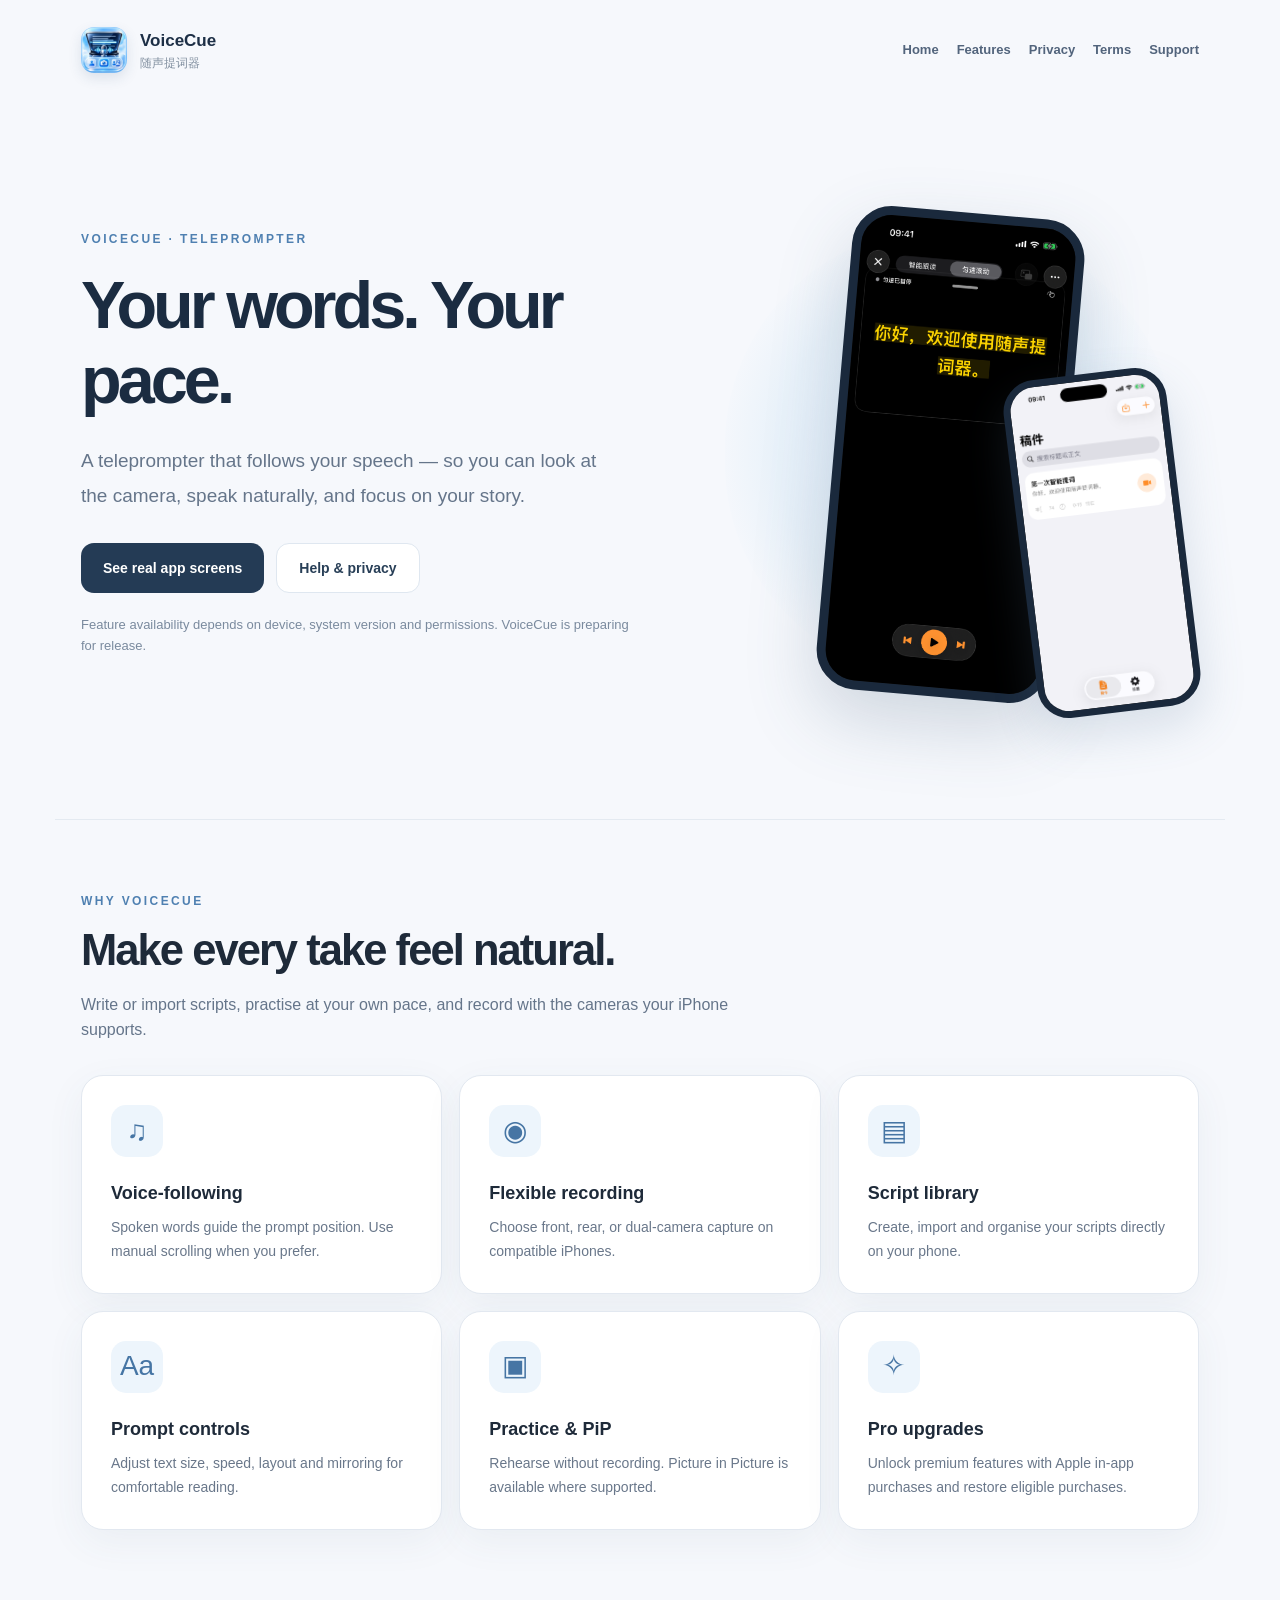
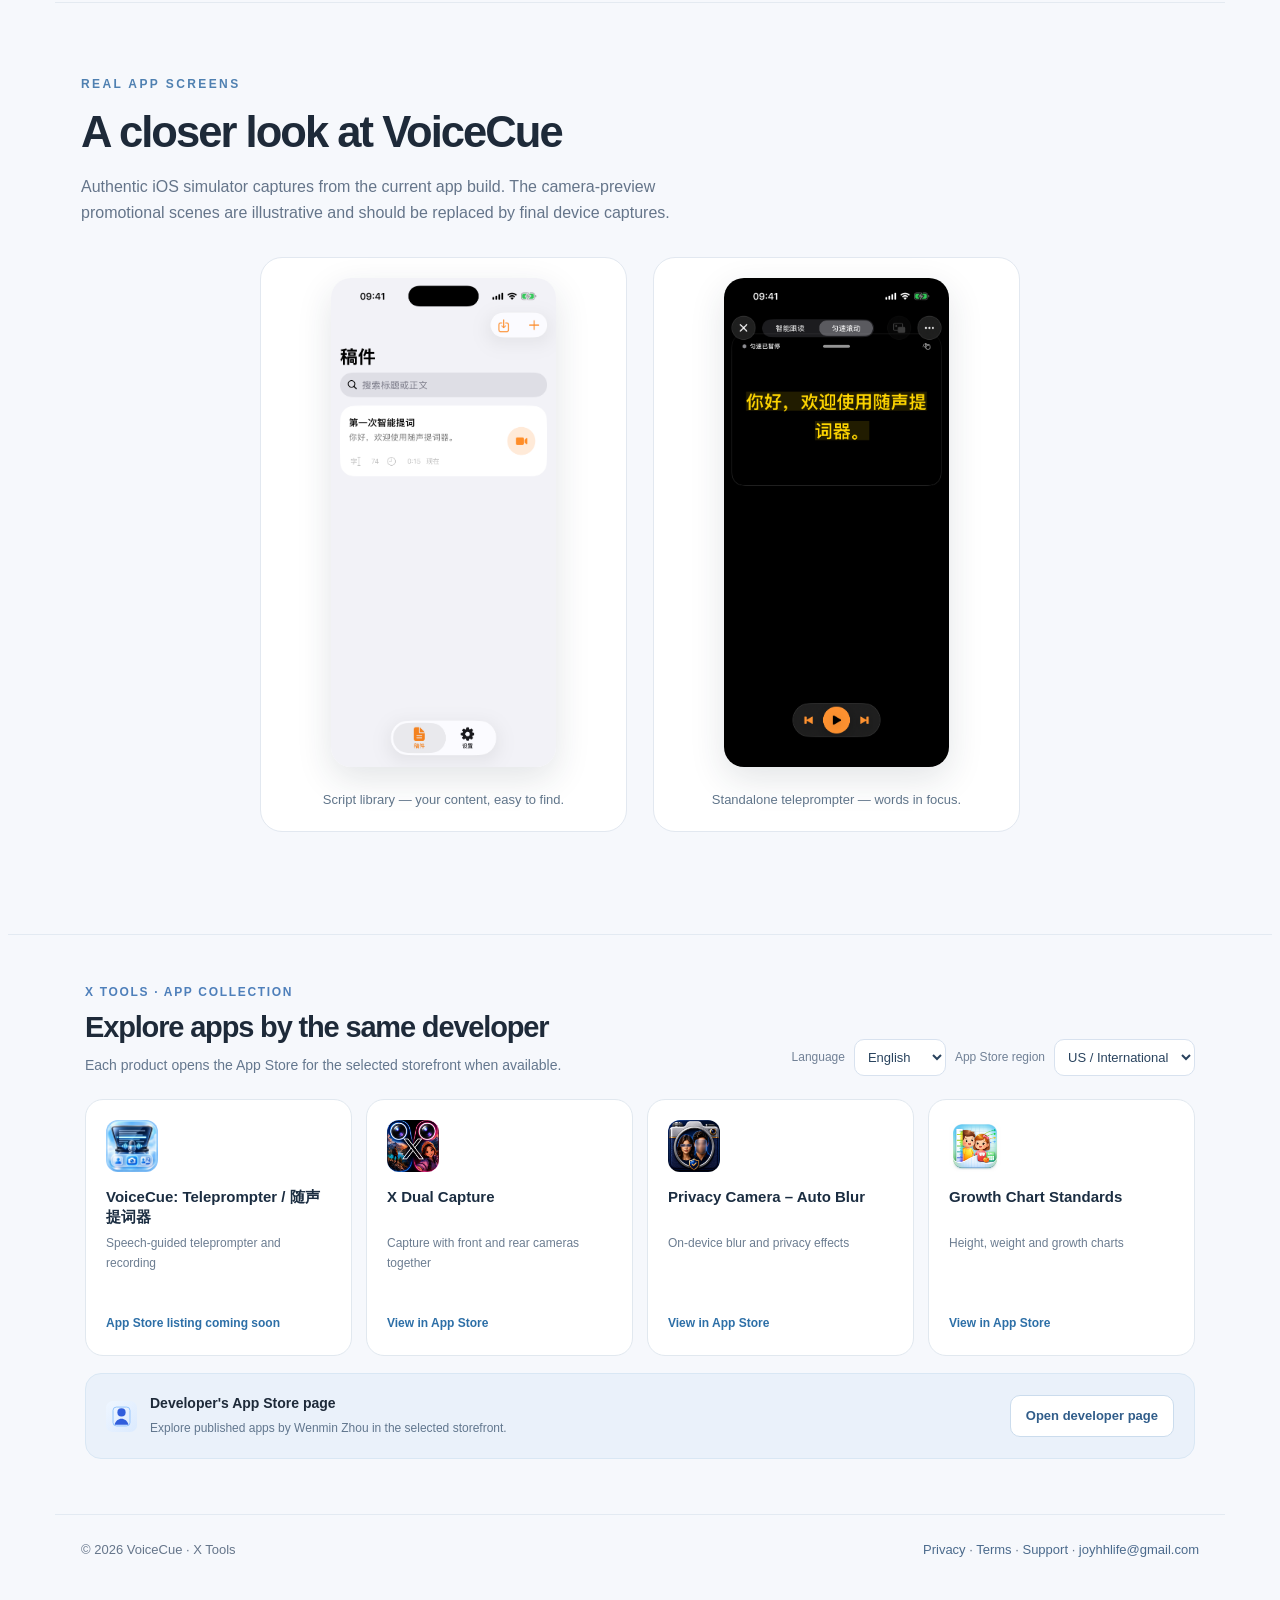
<file: voicecue/index.html>
<!doctype html>
<html lang="en"><head><meta charset="utf-8"><meta name="viewport" content="width=device-width,initial-scale=1"><meta name="description" content="VoiceCue: Teleprompter. Speech-following scripts and flexible camera recording on iPhone."><meta name="theme-color" content="#f6f8fc"><meta property="og:title" content="VoiceCue — Your words. Your pace."><meta property="og:description" content="Speech-following teleprompter and recording for iPhone."><title>VoiceCue: Teleprompter · 随声提词器</title><link rel="icon" type="image/png" href="assets/icon.png"><link rel="stylesheet" href="vc-site.css"></head>
<body class="vc-main">
<header><nav class="vc-nav"><a class="vc-brand" href="./" data-vc-local><img src="assets/icon.png" alt="VoiceCue"><span>VoiceCue <small style="display:block;color:#8290a0;font-size:12px;font-weight:500">随声提词器</small></span></a><div class="vc-navlinks"><a href="./" data-vc-local data-vc="home">Home</a><a href="#features" data-vc="features">Features</a><a href="privacy.html" data-vc-local data-vc="privacy">Privacy</a><a href="terms.html" data-vc-local data-vc="terms">Terms</a><a href="support.html" data-vc-local data-vc="support">Support</a></div></nav></header>
<main><section class="vc-hero"><div><div class="vc-kicker" data-vc="eyebrow">VOICECUE · TELEPROMPTER</div><h1 data-vc="hero">Your words. Your pace.</h1><p class="vc-desc" data-vc="lead">A teleprompter that follows your speech — so you can look at the camera, speak naturally, and focus on your story.</p><div class="vc-cta"><a class="vc-btn" href="#screens" data-vc="view">See real app screens</a><a class="vc-btn light" href="support.html" data-vc-local data-vc="supportCta">Help & privacy</a></div><p class="vc-note" data-vc="notice">Feature availability depends on device, system version and permissions. VoiceCue is preparing for release.</p></div><div class="vc-hero-visual" aria-label="VoiceCue UI"><div class="vc-phone"><img src="assets/screen-prompt.png" alt="VoiceCue teleprompter actual simulator screen"></div><div class="vc-phone vc-small-phone"><img src="assets/screen-library.png" alt="VoiceCue script library actual simulator screen"></div></div></section>
<section class="vc-section" id="features"><div class="vc-kicker">WHY VOICECUE</div><h2 data-vc="section">Make every take feel natural.</h2><p class="vc-intro" data-vc="sectionLead">Write or import scripts, practise at your own pace, and record with the cameras your iPhone supports.</p><div class="vc-features"><article class="vc-feature"><div class="vc-symbol">♫</div><h3 data-vc="f1">Voice-following</h3><p data-vc="f1d"></p></article><article class="vc-feature"><div class="vc-symbol">◉</div><h3 data-vc="f2">Flexible recording</h3><p data-vc="f2d"></p></article><article class="vc-feature"><div class="vc-symbol">▤</div><h3 data-vc="f3">Script library</h3><p data-vc="f3d"></p></article><article class="vc-feature"><div class="vc-symbol">Aa</div><h3 data-vc="f4">Prompt controls</h3><p data-vc="f4d"></p></article><article class="vc-feature"><div class="vc-symbol">▣</div><h3 data-vc="f5">Practice & PiP</h3><p data-vc="f5d"></p></article><article class="vc-feature"><div class="vc-symbol">✧</div><h3 data-vc="f6">Pro upgrades</h3><p data-vc="f6d"></p></article></div></section>
<section class="vc-section" id="screens"><div class="vc-kicker">REAL APP SCREENS</div><h2 data-vc="real">A closer look at VoiceCue</h2><p class="vc-intro" data-vc="realLead"></p><div class="vc-preview-grid"><figure><img src="assets/screen-library.png" alt="Script library screenshot"><figcaption data-vc="shot1"></figcaption></figure><figure><img src="assets/screen-prompt.png" alt="Voice teleprompter screen"><figcaption data-vc="shot2"></figcaption></figure></div></section></main>
<footer class="vc-bottom"><span data-vc="footer">© 2026 VoiceCue · X Tools</span><span><a href="privacy.html" data-vc-local data-vc="privacy">Privacy</a> · <a href="terms.html" data-vc-local data-vc="terms">Terms</a> · <a href="support.html" data-vc-local data-vc="support">Support</a> · <a href="mailto:joyhhlife@gmail.com">joyhhlife@gmail.com</a></span></footer><script src="vc-site.js"></script></body></html>
</file>
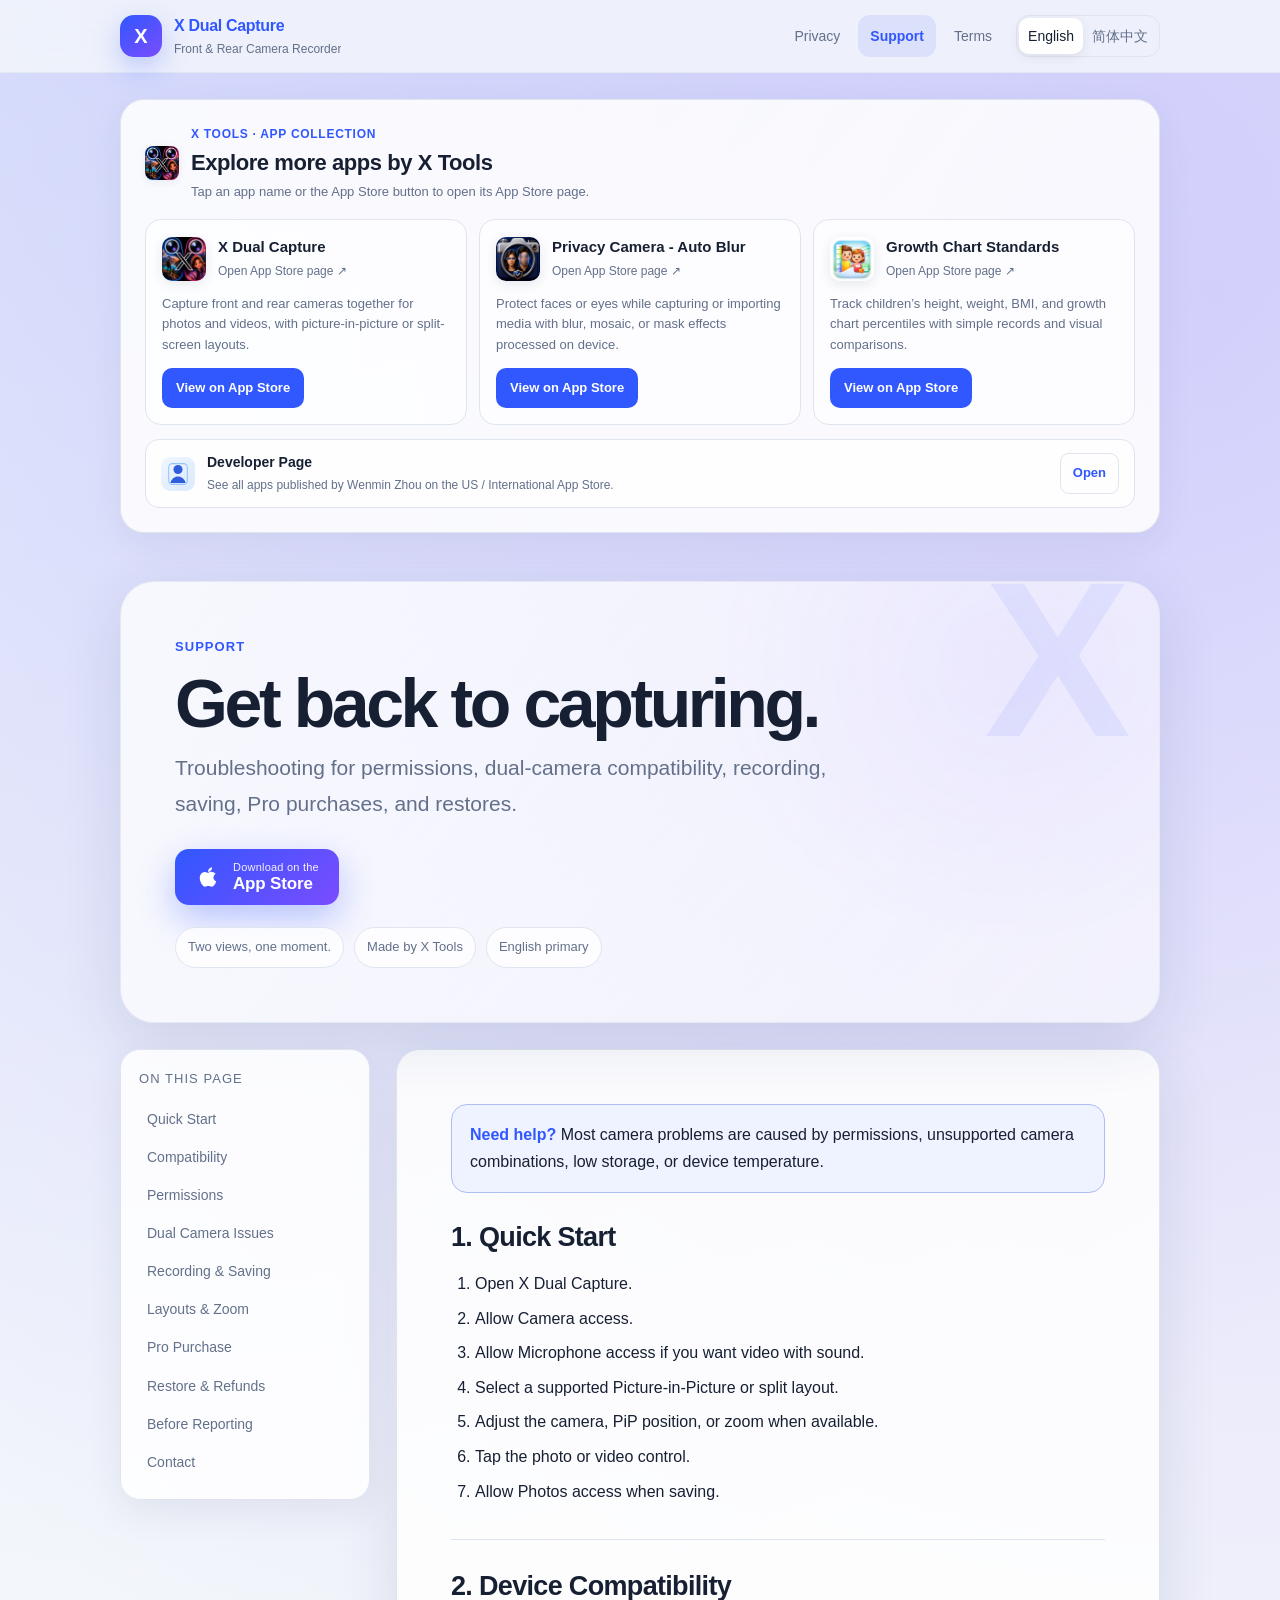
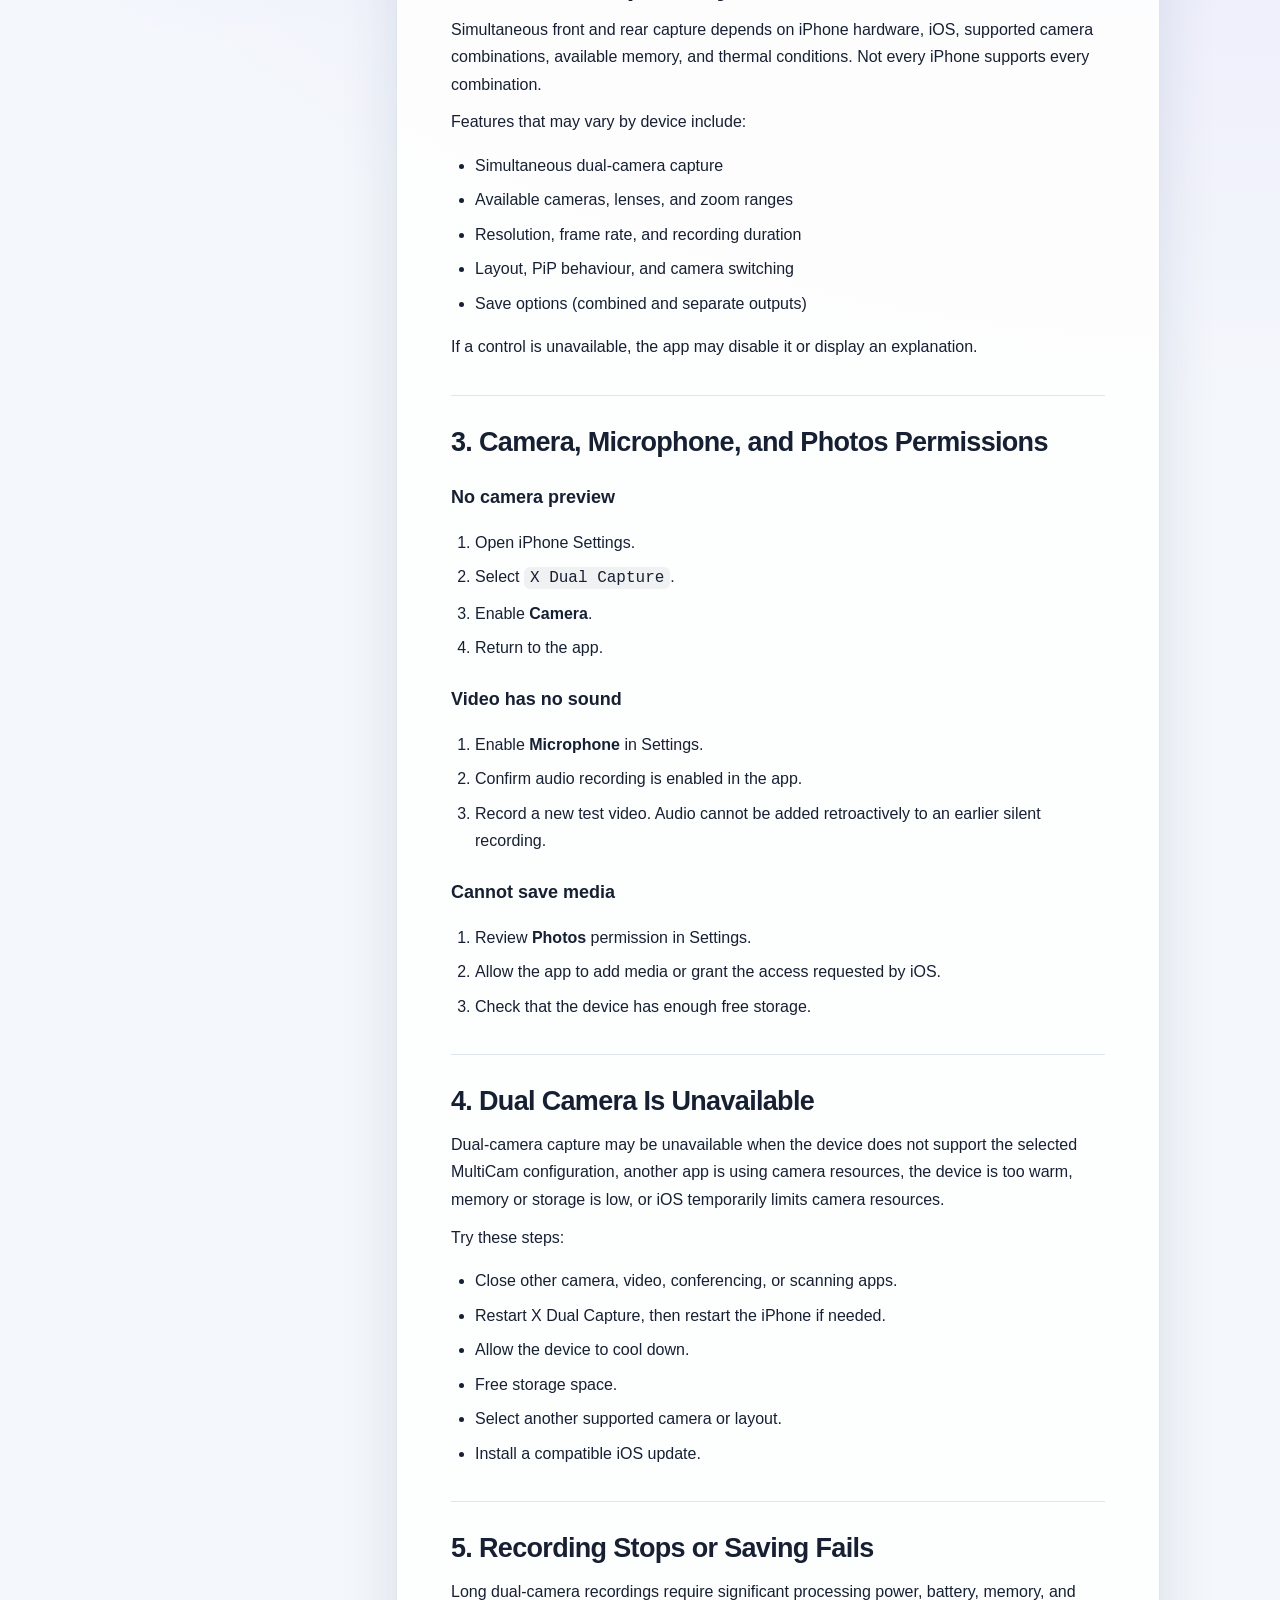
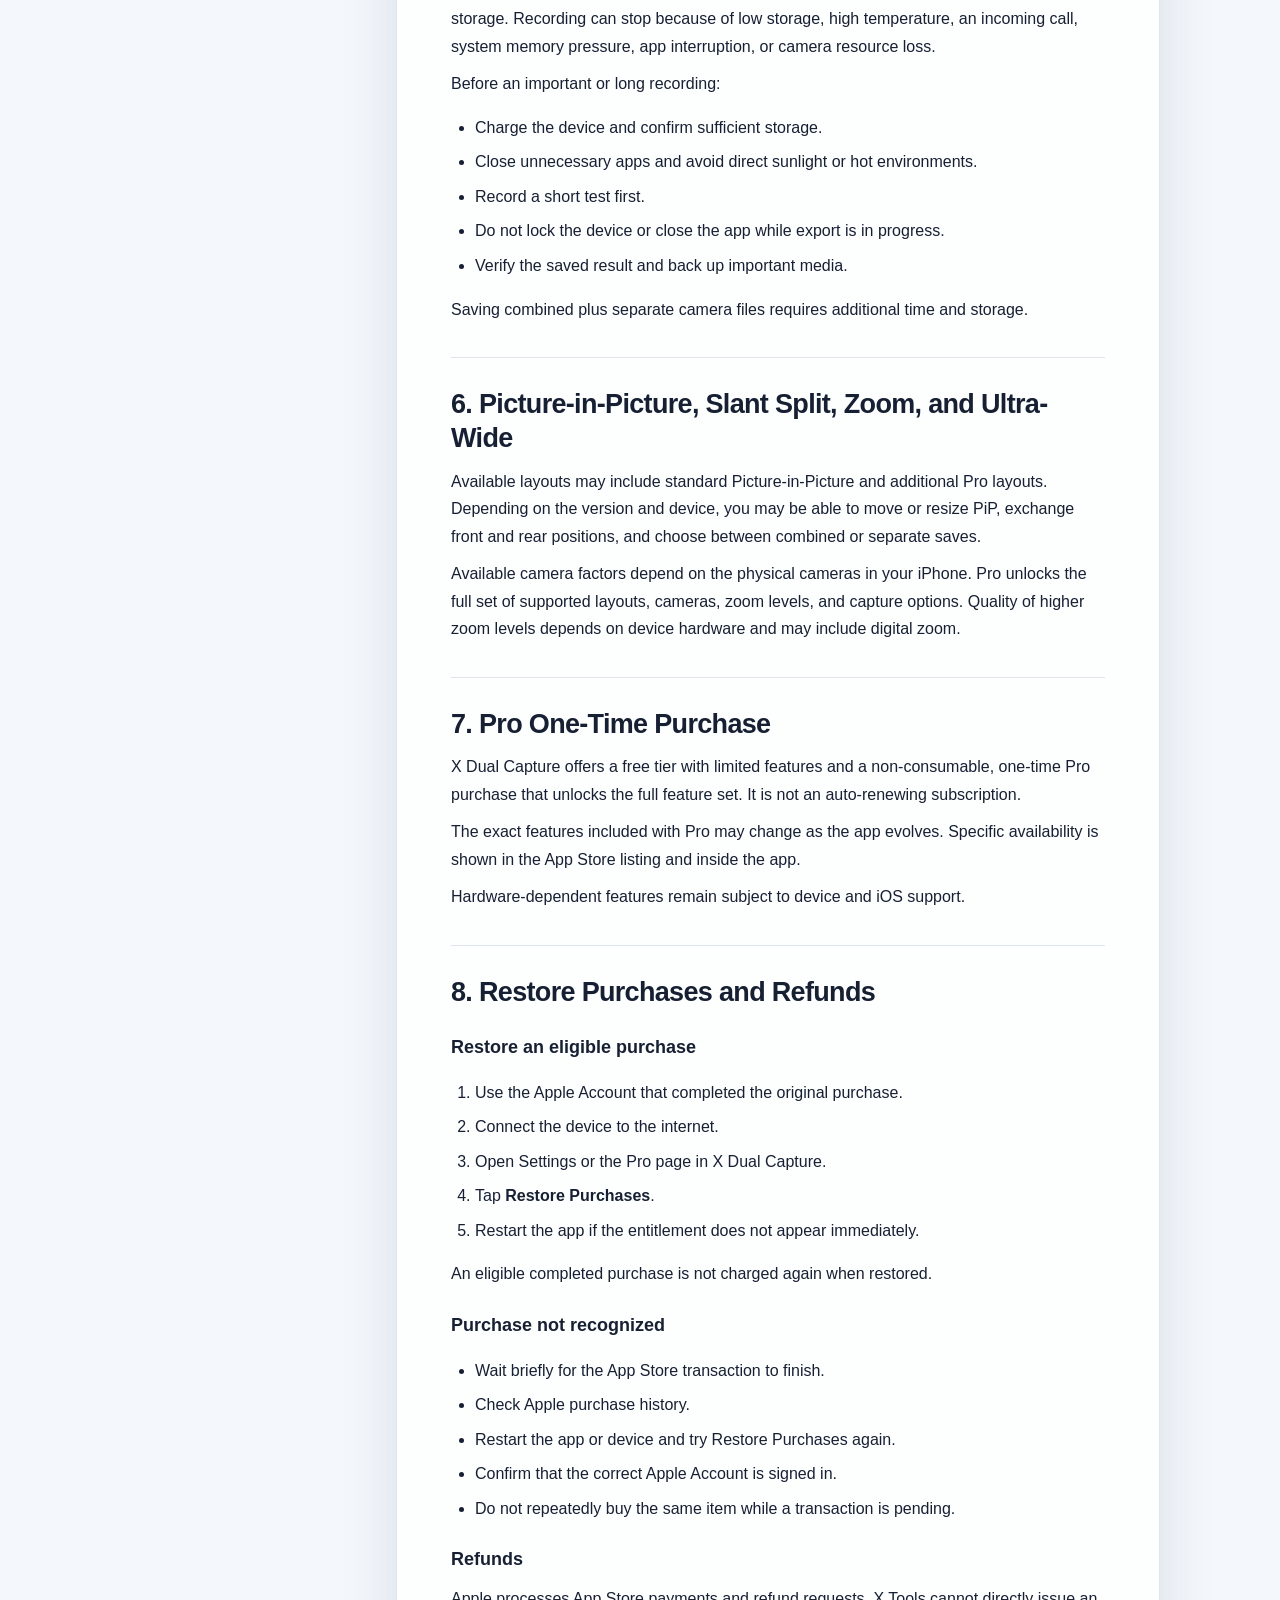
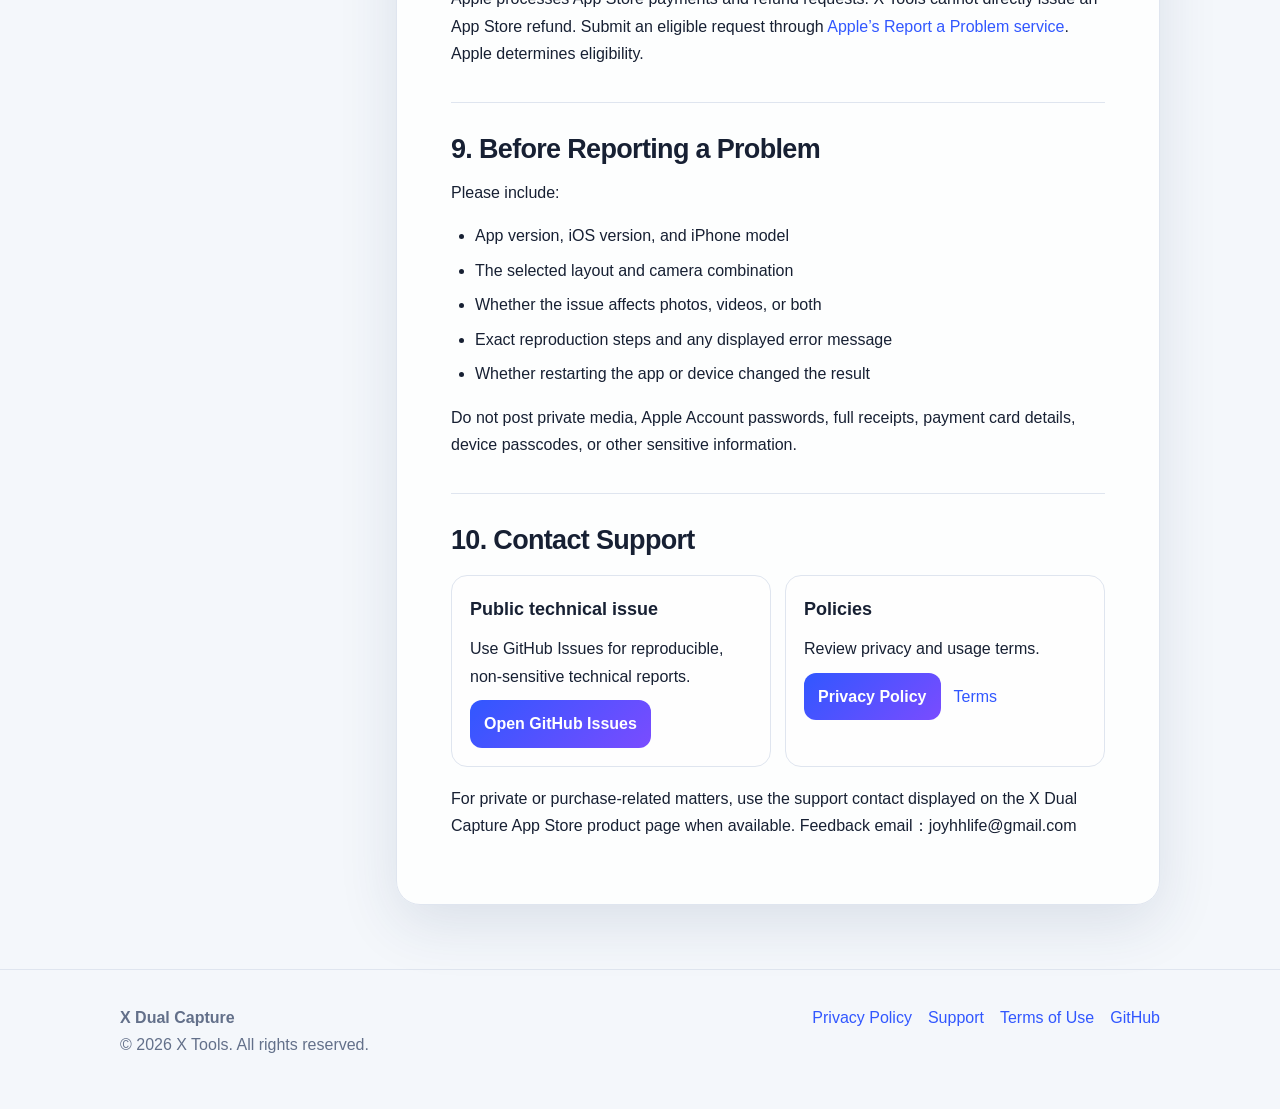
<file: support.html>
<!doctype html>
<html lang="en" data-xdc-lang="en">
<head>
  <meta charset="utf-8">
  <meta name="viewport" content="width=device-width, initial-scale=1, viewport-fit=cover">
  <title data-i18n-en="Support | X Dual Capture" data-i18n-zh="技术支持 | X 同步双拍">Support | X Dual Capture</title>
  <meta name="description" content="Help, troubleshooting, compatibility, purchases, and support for X Dual Capture.">
  <meta name="theme-color" content="#3157ff">
  <meta property="og:title" content="Support | X Dual Capture">
  <meta property="og:description" content="Help, troubleshooting, compatibility, purchases, and support for X Dual Capture.">
  <meta property="og:type" content="website">
  <meta property="og:site_name" content="X Dual Capture">
  <link rel="canonical" href="https://joyhhlife-sudo.github.io/dualcapture-privacy/support.html">
  <script src="./language.js"></script>
  <style>
:root {
  color-scheme: light dark;
  --bg: #f4f7fb;
  --surface: rgba(255,255,255,.86);
  --surface-solid: #ffffff;
  --text: #172033;
  --muted: #63708a;
  --line: #dfe5ef;
  --brand: #3157ff;
  --brand-2: #7a4cff;
  --accent: #0aa6a6;
  --shadow: 0 18px 60px rgba(36, 54, 98, .12);
  --radius: 24px;
  --max: 1040px;
}
@media (prefers-color-scheme: dark) {
  :root {
    --bg: #0d1220;
    --surface: rgba(21,29,48,.88);
    --surface-solid: #151d30;
    --text: #edf2ff;
    --muted: #aeb9ce;
    --line: #2b3650;
    --brand: #7691ff;
    --brand-2: #aa82ff;
    --accent: #52d2cc;
    --shadow: 0 20px 70px rgba(0,0,0,.34);
  }
}
* { box-sizing: border-box; }
html { scroll-behavior: smooth; }
body {
  margin: 0;
  min-height: 100vh;
  font-family: -apple-system, BlinkMacSystemFont, "SF Pro Display", "Segoe UI", Roboto, Helvetica, Arial, "PingFang SC", "Hiragino Sans GB", "Microsoft YaHei", sans-serif;
  color: var(--text);
  background:
    radial-gradient(circle at 10% -10%, rgba(49,87,255,.18), transparent 34%),
    radial-gradient(circle at 95% 5%, rgba(122,76,255,.18), transparent 30%),
    var(--bg);
  line-height: 1.72;
}
a { color: var(--brand); text-decoration: none; }
a:hover { text-decoration: underline; }
.site-header {
  position: sticky;
  top: 0;
  z-index: 20;
  border-bottom: 1px solid color-mix(in srgb, var(--line) 72%, transparent);
  background: color-mix(in srgb, var(--bg) 82%, transparent);
  backdrop-filter: blur(18px) saturate(140%);
}
.nav {
  width: min(var(--max), calc(100% - 32px));
  margin: 0 auto;
  min-height: 72px;
  display: flex;
  align-items: center;
  justify-content: space-between;
  gap: 20px;
}
.brand { display: flex; align-items: center; gap: 12px; min-width: 0; }
.brand-mark {
  width: 42px; height: 42px; border-radius: 14px;
  display: grid; place-items: center;
  color: white; font-weight: 800; font-size: 20px;
  background: linear-gradient(145deg, var(--brand), var(--brand-2));
  box-shadow: 0 10px 28px rgba(49,87,255,.28);
}
.brand-copy { min-width: 0; }
.brand-title { display: block; font-weight: 750; letter-spacing: -.02em; white-space: nowrap; }
.brand-subtitle { display: block; color: var(--muted); font-size: 12px; white-space: nowrap; overflow: hidden; text-overflow: ellipsis; }
.nav-links { display: flex; align-items: center; gap: 6px; flex-wrap: wrap; justify-content: flex-end; }
.nav-links a, .lang-btn {
  border: 0;
  background: transparent;
  color: var(--muted);
  padding: 9px 12px;
  border-radius: 12px;
  font: inherit;
  font-size: 14px;
  cursor: pointer;
}
.nav-links a:hover, .lang-btn:hover { background: color-mix(in srgb, var(--surface-solid) 76%, transparent); text-decoration: none; color: var(--text); }
.nav-links a[aria-current="page"] { color: var(--brand); font-weight: 700; background: color-mix(in srgb, var(--brand) 10%, transparent); }
.lang-switch { display: inline-flex; border: 1px solid var(--line); border-radius: 13px; padding: 2px; margin-left: 6px; }
.lang-btn { padding: 6px 9px; border-radius: 10px; }
.lang-btn.active { background: var(--surface-solid); color: var(--text); box-shadow: 0 3px 12px rgba(0,0,0,.08); }
.hero {
  width: min(var(--max), calc(100% - 32px));
  margin: 48px auto 26px;
  padding: 54px;
  border: 1px solid color-mix(in srgb, var(--line) 75%, transparent);
  border-radius: 34px;
  background:
    linear-gradient(135deg, color-mix(in srgb, var(--surface) 90%, transparent), color-mix(in srgb, var(--surface) 65%, transparent)),
    radial-gradient(circle at 85% 18%, rgba(122,76,255,.18), transparent 30%);
  box-shadow: var(--shadow);
  overflow: hidden;
  position: relative;
}
.hero::after {
  content: "X";
  position: absolute;
  right: 28px;
  top: -32px;
  font-size: 220px;
  font-weight: 900;
  line-height: 1;
  color: color-mix(in srgb, var(--brand) 8%, transparent);
  pointer-events: none;
}
.eyebrow { color: var(--brand); font-weight: 750; letter-spacing: .08em; text-transform: uppercase; font-size: 13px; }
h1 { margin: 10px 0 12px; font-size: clamp(38px, 6vw, 68px); line-height: 1.03; letter-spacing: -.05em; max-width: 760px; }
.hero p { max-width: 720px; color: var(--muted); font-size: clamp(17px, 2vw, 21px); margin: 0; }
.hero-meta { margin-top: 22px; display: flex; gap: 10px; flex-wrap: wrap; }
.pill { display: inline-flex; align-items: center; gap: 7px; padding: 8px 12px; border-radius: 999px; border: 1px solid var(--line); background: color-mix(in srgb, var(--surface-solid) 80%, transparent); color: var(--muted); font-size: 13px; }
.layout {
  width: min(var(--max), calc(100% - 32px));
  margin: 0 auto 64px;
  display: grid;
  grid-template-columns: 250px minmax(0,1fr);
  gap: 26px;
  align-items: start;
}
.toc {
  position: sticky;
  top: 96px;
  border: 1px solid var(--line);
  border-radius: 20px;
  background: var(--surface);
  padding: 18px;
  box-shadow: 0 12px 36px rgba(34,47,80,.08);
}
.toc-title { margin: 0 0 10px; font-size: 13px; color: var(--muted); text-transform: uppercase; letter-spacing: .08em; }
.toc a { display: block; color: var(--muted); padding: 7px 8px; border-radius: 9px; font-size: 14px; }
.toc a:hover { color: var(--text); background: color-mix(in srgb, var(--brand) 8%, transparent); text-decoration: none; }
.content {
  border: 1px solid var(--line);
  border-radius: var(--radius);
  background: var(--surface);
  box-shadow: var(--shadow);
  padding: clamp(26px, 5vw, 54px);
}
.notice {
  padding: 16px 18px;
  border: 1px solid color-mix(in srgb, var(--brand) 28%, var(--line));
  background: color-mix(in srgb, var(--brand) 8%, var(--surface-solid));
  border-radius: 16px;
  margin: 0 0 28px;
}
.notice strong { color: var(--brand); }
section { scroll-margin-top: 100px; }
section + section { border-top: 1px solid var(--line); margin-top: 34px; padding-top: 30px; }
h2 { margin: 0 0 12px; font-size: 27px; letter-spacing: -.025em; line-height: 1.25; }
h3 { margin: 22px 0 8px; font-size: 18px; }
p { margin: 10px 0; }
ul, ol { padding-left: 24px; }
li + li { margin-top: 7px; }
.code-path { font-family: ui-monospace, SFMono-Regular, Menlo, Monaco, Consolas, monospace; background: color-mix(in srgb, var(--text) 6%, transparent); padding: 2px 6px; border-radius: 6px; }
.action-grid { display: grid; grid-template-columns: repeat(2,minmax(0,1fr)); gap: 14px; margin: 18px 0; }
.action-card { border: 1px solid var(--line); border-radius: 16px; padding: 18px; background: color-mix(in srgb, var(--surface-solid) 72%, transparent); }
.action-card h3 { margin-top: 0; }
.button-link { display: inline-flex; align-items: center; justify-content: center; padding: 10px 14px; border-radius: 12px; background: linear-gradient(135deg, var(--brand), var(--brand-2)); color: white; font-weight: 700; }
.button-link:hover { text-decoration: none; filter: brightness(1.04); }
.footer { border-top: 1px solid var(--line); padding: 34px 16px 52px; color: var(--muted); }
.footer-inner { width: min(var(--max), 100%); margin: 0 auto; display: flex; justify-content: space-between; gap: 20px; flex-wrap: wrap; }
.footer-links { display: flex; gap: 16px; flex-wrap: wrap; }
html[data-xdc-lang="en"] .lang-panel[data-lang="zh"],
html[data-xdc-lang="zh-Hans"] .lang-panel[data-lang="en"] { display: none !important; }
.mobile-nav-toggle { display: none; }

.hero-cta { margin-top: 26px; display: flex; gap: 12px; flex-wrap: wrap; align-items: center; }
.store-button {
  display: inline-flex;
  align-items: center;
  gap: 12px;
  padding: 12px 20px;
  border-radius: 14px;
  background: linear-gradient(135deg, var(--brand), var(--brand-2));
  color: white;
  font-weight: 700;
  box-shadow: 0 14px 36px rgba(49,87,255,.32);
  text-decoration: none;
  transition: transform .12s ease, filter .12s ease, box-shadow .12s ease;
}
.store-button:hover {
  text-decoration: none;
  filter: brightness(1.06);
  transform: translateY(-1px);
  box-shadow: 0 18px 44px rgba(49,87,255,.36);
}
.store-button svg { flex-shrink: 0; }
.store-button .stack { display: inline-flex; flex-direction: column; line-height: 1.1; text-align: left; }
.store-button .small { font-size: 11px; font-weight: 500; opacity: 0.92; margin-bottom: 2px; letter-spacing: .02em; }
.store-button .big { font-size: 17px; letter-spacing: -0.01em; }

@media (max-width: 820px) {
  .nav { min-height: 64px; align-items: flex-start; padding: 10px 0; }
  .brand-subtitle { max-width: 180px; }
  .nav-links { display: none; width: 100%; padding-top: 10px; }
  .nav-links.open { display: flex; }
  .mobile-nav-toggle { display: inline-flex; margin-left: auto; border: 1px solid var(--line); background: var(--surface); color: var(--text); border-radius: 12px; padding: 8px 11px; }
  .nav { flex-wrap: wrap; }
  .hero { padding: 34px 26px; margin-top: 28px; }
  .hero::after { font-size: 150px; right: 8px; }
  .layout { grid-template-columns: 1fr; }
  .toc { position: static; }
  .action-grid { grid-template-columns: 1fr; }
}
@media (max-width: 520px) {
  .brand-subtitle { display: none; }
  h1 { font-size: 39px; }
  .content { padding: 24px 20px; }
  .hero { border-radius: 25px; }
}
@media print {
  .site-header, .toc, .lang-switch, .mobile-nav-toggle { display: none !important; }
  body { background: white; color: black; }
  .hero, .content { box-shadow: none; border-color: #bbb; }
  .layout { display: block; }
}

/* Added App Store showcase. Scoped to preserve the existing page styling. */
.app-showcase {
  width: min(var(--max), calc(100% - 32px));
  margin: 26px auto 0;
  padding: 24px;
  border: 1px solid var(--line);
  border-radius: 24px;
  background: var(--surface);
  box-shadow: 0 10px 34px rgba(36, 54, 98, .07);
}
.app-showcase-head { display: flex; flex-wrap: wrap; align-items: flex-end; justify-content: space-between; gap: 8px 20px; margin-bottom: 17px; }
.app-showcase-eyebrow { color: var(--brand); font-size: 12px; letter-spacing: .06em; font-weight: 750; margin: 0 0 3px; }
.app-showcase h2 { font-size: 22px; margin: 0; line-height: 1.4; letter-spacing: -.02em; }
.app-showcase-developer { margin: 0; font-size: 13px; color: var(--muted); }
.app-showcase-grid { display: grid; grid-template-columns: repeat(3, minmax(0, 1fr)); gap: 12px; }
.app-showcase-card { min-width: 0; padding: 17px; border-radius: 16px; border: 1px solid var(--line); background: color-mix(in srgb, var(--surface-solid) 78%, transparent); }
.app-showcase-name { margin: 0 0 7px; font-size: 16px; line-height: 1.4; font-weight: 750; }
.app-showcase-desc { font-size: 13px; line-height: 1.65; color: var(--muted); margin: 0 0 12px; }
.app-showcase-links { display: flex; flex-wrap: wrap; gap: 6px 12px; font-size: 13px; font-weight: 650; }
.app-showcase a { text-underline-offset: 3px; }
@media (max-width: 760px) { .app-showcase-grid { grid-template-columns: 1fr; } }
@media (max-width: 520px) { .app-showcase { padding: 18px; border-radius: 20px; } }

/* Showcase layout and icon sizing correction — fixed compact display. */
.app-showcase { box-sizing: border-box; }
.app-showcase *, .app-showcase *::before, .app-showcase *::after { box-sizing: border-box; }
.app-showcase .app-showcase-head { align-items: center; }
.app-showcase .app-showcase-head-left { display: flex; align-items: center; gap: 12px; min-width: 0; }
.app-showcase img.app-showcase-logo { display:block; width: 40px !important; height:40px !important; max-width:40px !important; max-height:40px !important; min-width:40px; min-height:40px; flex: 0 0 40px; object-fit:cover; border-radius:11px; box-shadow:0 2px 8px rgba(20,35,70,.08); }
.app-showcase .app-showcase-subtitle { font-size: 13px; line-height: 1.5; color: var(--muted); margin: 4px 0 0; }
.app-showcase .app-showcase-card { display:flex; flex-direction:column; gap:12px; min-width:0; padding:16px; border-radius:16px; }
.app-showcase .app-showcase-card-top { display:flex; align-items:center; gap:12px; min-width:0; }
.app-showcase img.app-showcase-icon { display:block; width:56px !important; height:56px !important; max-width:56px !important; max-height:56px !important; min-width:56px; min-height:56px; flex:0 0 56px; object-fit:cover; border-radius:13px; box-shadow:0 3px 12px rgba(20,35,70,.1); }
.app-showcase .app-showcase-text { min-width:0; }
.app-showcase .app-showcase-name { margin:0; font-size:15px; line-height:1.4; }
.app-showcase .app-showcase-name a { color:var(--ink); text-decoration:none; }
.app-showcase .app-showcase-name a:hover { color:var(--brand); text-decoration:underline; }
.app-showcase .app-showcase-hint { margin:4px 0 0; font-size:12px; color:var(--muted); }
.app-showcase .app-showcase-desc { margin:0; line-height:1.6; }
.app-showcase .app-showcase-actions { display:flex; margin-top:auto; }
.app-showcase a.app-pill-link { display:inline-flex; align-items:center; justify-content:center; padding:9px 14px; min-height:36px; border-radius:10px; background:var(--brand); color:#fff; font-size:13px; font-weight:650; text-decoration:none; transition:opacity .15s ease; }
.app-showcase a.app-pill-link:hover { opacity:.9; }
.app-showcase .app-showcase-developer-card { display:flex; align-items:center; gap:12px; padding:13px 15px; margin-top:14px; border:1px solid var(--line); border-radius:14px; background:color-mix(in srgb, var(--surface-solid) 85%, transparent); }
.app-showcase .app-showcase-developer-card img { display:block; width:40px !important; height:40px !important; max-width:40px !important; max-height:40px !important; flex:0 0 40px; object-fit:cover; border-radius:11px; }
.app-showcase .app-showcase-developer-meta { flex:1; min-width:0; }
.app-showcase .app-showcase-developer-title { margin:0; font-size:14px; line-height:1.4; }
.app-showcase .app-showcase-developer-title a { color:var(--ink); }
.app-showcase .app-showcase-developer-copy { margin:3px 0 0; font-size:12px; line-height:1.5; color:var(--muted); }
.app-showcase a.app-outline-link { display:inline-flex; align-items:center; padding:8px 12px; border:1px solid var(--line); border-radius:9px; color:var(--brand); font-size:13px; font-weight:650; text-decoration:none; white-space:nowrap; }
@media(max-width:760px) { .app-showcase .app-showcase-grid { grid-template-columns:1fr; } .app-showcase .app-showcase-card { gap:10px; } }
@media(max-width:420px) { .app-showcase { padding:16px; } .app-showcase .app-showcase-card { padding:13px; } .app-showcase img.app-showcase-icon { width:52px !important; height:52px !important; max-width:52px !important; max-height:52px !important; min-width:52px; min-height:52px; flex-basis:52px; } .app-showcase .app-showcase-developer-card { flex-wrap:wrap; } }

/* App icon compact display override */
.app-showcase img.app-showcase-icon { width:44px!important; height:44px!important; min-width:44px!important; max-width:44px!important; min-height:44px!important; max-height:44px!important; flex:0 0 44px!important; }
.app-showcase img.app-showcase-logo,.app-showcase .app-showcase-developer-card img { width:34px!important; height:34px!important; min-width:34px!important; max-width:34px!important; min-height:34px!important; max-height:34px!important; flex:0 0 34px!important; }
</style>
</head>
<body>
<header class="site-header">
  <nav class="nav" aria-label="Primary navigation">
    <a class="brand" href="index.html" aria-label="X Dual Capture home">
      <span class="brand-mark" aria-hidden="true">X</span>
      <span class="brand-copy">
        <span class="brand-title" data-i18n-en="X Dual Capture" data-i18n-zh="X 同步双拍">X Dual Capture</span>
        <span class="brand-subtitle" data-i18n-en="Front & Rear Camera Recorder" data-i18n-zh="前后摄同步拍照录像">Front & Rear Camera Recorder</span>
      </span>
    </a>
    <button class="mobile-nav-toggle" type="button" aria-expanded="false" aria-label="Open navigation">Menu</button>
    <div class="nav-links">
      <a href="index.html" data-i18n-en="Privacy" data-i18n-zh="隐私政策">Privacy</a>
<a href="support.html" aria-current="page" data-i18n-en="Support" data-i18n-zh="技术支持">Support</a>
<a href="terms.html" data-i18n-en="Terms" data-i18n-zh="使用条款">Terms</a>
      <span class="lang-switch" aria-label="Language selector">
        <button class="lang-btn active" type="button" data-lang-choice="en" aria-pressed="true">English</button>
        <button class="lang-btn" type="button" data-lang-choice="zh-Hans" aria-pressed="false">简体中文</button>
      </span>
    </div>
  </nav>
</header>

<main>
  <!-- App showcase added above the original page content. -->
  <div class="app-showcase">
  <div class="lang-panel" data-lang="en">
    <div class="app-showcase-head">
      <div class="app-showcase-head-left">
        <img width="34" height="34" style="display:block!important;width:34px!important;height:34px!important;min-width:34px!important;max-width:34px!important;min-height:34px!important;max-height:34px!important;object-fit:cover!important;flex:0 0 34px!important;border-radius:8px!important" class="app-showcase-logo" src="assets/x-dual-capture.png" alt="X Tools apps">
        <div>
          <p class="app-showcase-eyebrow">X TOOLS · APP COLLECTION</p>
          <h2>Explore more apps by X Tools</h2>
          <p class="app-showcase-subtitle">Tap an app name or the App Store button to open its App Store page.</p>
        </div>
      </div>
    </div>
    <div class="app-showcase-grid">
      <article class="app-showcase-card">
        <div class="app-showcase-card-top">
          <img width="44" height="44" style="display:block!important;width:44px!important;height:44px!important;min-width:44px!important;max-width:44px!important;min-height:44px!important;max-height:44px!important;object-fit:cover!important;flex:0 0 44px!important;border-radius:10px!important" class="app-showcase-icon" src="assets/x-dual-capture.png" alt="X Dual Capture icon">
          <div class="app-showcase-text">
            <h3 class="app-showcase-name"><a href="https://apps.apple.com/us/app/id6777402248" target="_blank" rel="noopener noreferrer">X Dual Capture</a></h3>
            <p class="app-showcase-hint">Open App Store page ↗</p>
          </div>
        </div>
        <p class="app-showcase-desc">Capture front and rear cameras together for photos and videos, with picture-in-picture or split-screen layouts.</p>
        <div class="app-showcase-actions">
          <a class="app-pill-link" href="https://apps.apple.com/us/app/id6777402248" target="_blank" rel="noopener noreferrer">View on App Store</a>
        </div>
      </article>
      <article class="app-showcase-card">
        <div class="app-showcase-card-top">
          <img width="44" height="44" style="display:block!important;width:44px!important;height:44px!important;min-width:44px!important;max-width:44px!important;min-height:44px!important;max-height:44px!important;object-fit:cover!important;flex:0 0 44px!important;border-radius:10px!important" class="app-showcase-icon" src="assets/privacy-camera.png" alt="Privacy Camera icon">
          <div class="app-showcase-text">
            <h3 class="app-showcase-name"><a href="https://apps.apple.com/us/app/id6773740022" target="_blank" rel="noopener noreferrer">Privacy Camera - Auto Blur</a></h3>
            <p class="app-showcase-hint">Open App Store page ↗</p>
          </div>
        </div>
        <p class="app-showcase-desc">Protect faces or eyes while capturing or importing media with blur, mosaic, or mask effects processed on device.</p>
        <div class="app-showcase-actions">
          <a class="app-pill-link" href="https://apps.apple.com/us/app/id6773740022" target="_blank" rel="noopener noreferrer">View on App Store</a>
        </div>
      </article>
      <article class="app-showcase-card">
        <div class="app-showcase-card-top">
          <img width="44" height="44" style="display:block!important;width:44px!important;height:44px!important;min-width:44px!important;max-width:44px!important;min-height:44px!important;max-height:44px!important;object-fit:cover!important;flex:0 0 44px!important;border-radius:10px!important" class="app-showcase-icon" src="assets/growth-chart.png" alt="Growth Chart Standards icon">
          <div class="app-showcase-text">
            <h3 class="app-showcase-name"><a href="https://apps.apple.com/us/app/id6760923635" target="_blank" rel="noopener noreferrer">Growth Chart Standards</a></h3>
            <p class="app-showcase-hint">Open App Store page ↗</p>
          </div>
        </div>
        <p class="app-showcase-desc">Track children’s height, weight, BMI, and growth chart percentiles with simple records and visual comparisons.</p>
        <div class="app-showcase-actions">
          <a class="app-pill-link" href="https://apps.apple.com/us/app/id6760923635" target="_blank" rel="noopener noreferrer">View on App Store</a>
        </div>
      </article>
    </div>
    <div class="app-showcase-developer-card">
      <img width="34" height="34" style="display:block!important;width:34px!important;height:34px!important;max-width:34px!important;max-height:34px!important;min-width:34px!important;min-height:34px!important;flex:0 0 34px!important;object-fit:cover!important;border-radius:9px!important"  src="assets/developer-page.svg" alt="Developer page icon">
      <div class="app-showcase-developer-meta">
        <h3 class="app-showcase-developer-title"><a href="https://apps.apple.com/us/developer/%E6%96%87%E6%95%8F-%E5%91%A8/id1844573420" target="_blank" rel="noopener noreferrer">Developer Page</a></h3>
        <p class="app-showcase-developer-copy">See all apps published by Wenmin Zhou on the US / International App Store.</p>
      </div>
      <a class="app-outline-link" href="https://apps.apple.com/us/developer/%E6%96%87%E6%95%8F-%E5%91%A8/id1844573420" target="_blank" rel="noopener noreferrer">Open</a>
    </div>
  </div>
  <div class="lang-panel" data-lang="zh">
    <div class="app-showcase-head">
      <div class="app-showcase-head-left">
        <img width="34" height="34" style="display:block!important;width:34px!important;height:34px!important;min-width:34px!important;max-width:34px!important;min-height:34px!important;max-height:34px!important;object-fit:cover!important;flex:0 0 34px!important;border-radius:8px!important" class="app-showcase-logo" src="assets/x-dual-capture.png" alt="X Tools 应用">
        <div>
          <p class="app-showcase-eyebrow">X TOOLS · 应用展示</p>
          <h2>更多应用推荐</h2>
          <p class="app-showcase-subtitle">可点击应用名称或 App Store 按钮，直接跳转到对应应用页面。</p>
        </div>
      </div>
    </div>
    <div class="app-showcase-grid">
      <article class="app-showcase-card">
        <div class="app-showcase-card-top">
          <img width="44" height="44" style="display:block!important;width:44px!important;height:44px!important;min-width:44px!important;max-width:44px!important;min-height:44px!important;max-height:44px!important;object-fit:cover!important;flex:0 0 44px!important;border-radius:10px!important" class="app-showcase-icon" src="assets/x-dual-capture.png" alt="X同步双拍图标">
          <div class="app-showcase-text">
            <h3 class="app-showcase-name"><a href="https://apps.apple.com/cn/app/id6777402248" target="_blank" rel="noopener noreferrer">X 同步双拍</a></h3>
            <p class="app-showcase-hint">点击进入 App Store ↗</p>
          </div>
        </div>
        <p class="app-showcase-desc">前后摄像头同步拍照、录像，支持画中画、分屏等布局，记录眼前与自己的两个视角。</p>
        <div class="app-showcase-actions">
          <a class="app-pill-link" href="https://apps.apple.com/cn/app/id6777402248" target="_blank" rel="noopener noreferrer">前往 App Store</a>
        </div>
      </article>
      <article class="app-showcase-card">
        <div class="app-showcase-card-top">
          <img width="44" height="44" style="display:block!important;width:44px!important;height:44px!important;min-width:44px!important;max-width:44px!important;min-height:44px!important;max-height:44px!important;object-fit:cover!important;flex:0 0 44px!important;border-radius:10px!important" class="app-showcase-icon" src="assets/privacy-camera.png" alt="隐私相机图标">
          <div class="app-showcase-text">
            <h3 class="app-showcase-name"><a href="https://apps.apple.com/cn/app/id6773740022" target="_blank" rel="noopener noreferrer">隐私相机</a></h3>
            <p class="app-showcase-hint">点击进入 App Store ↗</p>
          </div>
        </div>
        <p class="app-showcase-desc">拍摄或导入照片、视频时，自动对人脸或眼部进行模糊、马赛克或遮挡，保护隐私更省心。</p>
        <div class="app-showcase-actions">
          <a class="app-pill-link" href="https://apps.apple.com/cn/app/id6773740022" target="_blank" rel="noopener noreferrer">前往 App Store</a>
        </div>
      </article>
      <article class="app-showcase-card">
        <div class="app-showcase-card-top">
          <img width="44" height="44" style="display:block!important;width:44px!important;height:44px!important;min-width:44px!important;max-width:44px!important;min-height:44px!important;max-height:44px!important;object-fit:cover!important;flex:0 0 44px!important;border-radius:10px!important" class="app-showcase-icon" src="assets/growth-chart.png" alt="生长标准曲线图标">
          <div class="app-showcase-text">
            <h3 class="app-showcase-name"><a href="https://apps.apple.com/cn/app/id6760923635" target="_blank" rel="noopener noreferrer">生长标准曲线</a></h3>
            <p class="app-showcase-hint">点击进入 App Store ↗</p>
          </div>
        </div>
        <p class="app-showcase-desc">记录儿童身高、体重、BMI 和生长曲线百分位，方便日常追踪发育情况。</p>
        <div class="app-showcase-actions">
          <a class="app-pill-link" href="https://apps.apple.com/cn/app/id6760923635" target="_blank" rel="noopener noreferrer">前往 App Store</a>
        </div>
      </article>
    </div>
    <div class="app-showcase-developer-card">
      <img width="34" height="34" style="display:block!important;width:34px!important;height:34px!important;max-width:34px!important;max-height:34px!important;min-width:34px!important;min-height:34px!important;flex:0 0 34px!important;object-fit:cover!important;border-radius:9px!important"  src="assets/developer-page.svg" alt="开发者主页图标">
      <div class="app-showcase-developer-meta">
        <h3 class="app-showcase-developer-title"><a href="https://apps.apple.com/cn/developer/%E6%96%87%E6%95%8F-%E5%91%A8/id1844573420" target="_blank" rel="noopener noreferrer">开发者主页</a></h3>
        <p class="app-showcase-developer-copy">查看文敏周在中国区 App Store 发布的全部应用。</p>
      </div>
      <a class="app-outline-link" href="https://apps.apple.com/cn/developer/%E6%96%87%E6%95%8F-%E5%91%A8/id1844573420" target="_blank" rel="noopener noreferrer">打开主页</a>
    </div>
  </div>
</div>

  <section class="hero">
    <div class="lang-panel" data-lang="en">
      <div class="eyebrow">Support</div>
      <h1>Get back to capturing.</h1>
      <p>Troubleshooting for permissions, dual-camera compatibility, recording, saving, Pro purchases, and restores.</p>
    </div>
    <div class="lang-panel" data-lang="zh">
      <div class="eyebrow">技术支持</div>
      <h1>快速排查，继续拍摄。</h1>
      <p>这里提供权限、双摄兼容性、录像、保存、Pro 购买与恢复购买的排查说明。</p>
    </div>

    <div class="hero-cta">
      <div class="lang-panel" data-lang="en">
        <a class="store-button" href="https://apps.apple.com/us/app/id6777402248" target="_blank" rel="noopener" aria-label="Download X Dual Capture on the App Store">
          <svg width="26" height="26" viewBox="0 0 24 24" fill="currentColor" aria-hidden="true"><path d="M17.05 20.28c-.98.95-2.05.8-3.08.35-1.09-.46-2.09-.48-3.24 0-1.44.62-2.2.44-3.06-.35C2.79 15.25 3.51 7.59 9.05 7.31c1.35.07 2.29.74 3.08.8 1.18-.24 2.31-.93 3.57-.84 1.51.12 2.65.72 3.4 1.8-3.12 1.87-2.38 5.98.48 7.13-.57 1.5-1.31 2.99-2.54 4.09zM12.03 7.25c-.15-2.23 1.66-4.07 3.74-4.25.29 2.58-2.34 4.5-3.74 4.25z"/></svg>
          <span class="stack"><span class="small">Download on the</span><span class="big">App Store</span></span>
        </a>
      </div>
      <div class="lang-panel" data-lang="zh">
        <a class="store-button" href="https://apps.apple.com/cn/app/id6777402248" target="_blank" rel="noopener" aria-label="下载 X 同步双拍">
          <svg width="26" height="26" viewBox="0 0 24 24" fill="currentColor" aria-hidden="true"><path d="M17.05 20.28c-.98.95-2.05.8-3.08.35-1.09-.46-2.09-.48-3.24 0-1.44.62-2.2.44-3.06-.35C2.79 15.25 3.51 7.59 9.05 7.31c1.35.07 2.29.74 3.08.8 1.18-.24 2.31-.93 3.57-.84 1.51.12 2.65.72 3.4 1.8-3.12 1.87-2.38 5.98.48 7.13-.57 1.5-1.31 2.99-2.54 4.09zM12.03 7.25c-.15-2.23-2.23 1.66-4.07 3.74-4.25.29 2.58-2.34 4.5-3.74 4.25z"/></svg>
          <span class="stack"><span class="small">购买或免费下载</span><span class="big">App Store 中国大陆</span></span>
        </a>
      </div>
    </div>
    <div class="hero-meta">
      <span class="pill">Two views, one moment.</span>
      <span class="pill">Made by X Tools</span>
      <span class="pill">English primary</span>
    </div>
  </section>

  <div class="layout">
    <aside class="toc" aria-label="On this page">
      <div class="lang-panel" data-lang="en">
        <p class="toc-title">On this page</p>
        <a href="#s1">Quick Start</a><a href="#s2">Compatibility</a><a href="#s3">Permissions</a><a href="#s4">Dual Camera Issues</a><a href="#s5">Recording & Saving</a><a href="#s6">Layouts & Zoom</a><a href="#s7">Pro Purchase</a><a href="#s8">Restore & Refunds</a><a href="#s9">Before Reporting</a><a href="#s10">Contact</a>
      </div>
      <div class="lang-panel" data-lang="zh">
        <p class="toc-title">本页目录</p>
        <a href="#zs1">快速开始</a><a href="#zs2">设备兼容性</a><a href="#zs3">权限问题</a><a href="#zs4">双摄不可用</a><a href="#zs5">录像与保存</a><a href="#zs6">布局与变焦</a><a href="#zs7">Pro 购买</a><a href="#zs8">恢复购买与退款</a><a href="#zs9">提交问题前</a><a href="#zs10">联系支持</a>
      </div>
    </aside>

    <article class="content">
      <div class="lang-panel" data-lang="en">
<div class="notice"><strong>Need help?</strong> Most camera problems are caused by permissions, unsupported camera combinations, low storage, or device temperature.</div>
<section id="s1"><h2>1. Quick Start</h2><ol><li>Open X Dual Capture.</li><li>Allow Camera access.</li><li>Allow Microphone access if you want video with sound.</li><li>Select a supported Picture-in-Picture or split layout.</li><li>Adjust the camera, PiP position, or zoom when available.</li><li>Tap the photo or video control.</li><li>Allow Photos access when saving.</li></ol></section>
<section id="s2"><h2>2. Device Compatibility</h2><p>Simultaneous front and rear capture depends on iPhone hardware, iOS, supported camera combinations, available memory, and thermal conditions. Not every iPhone supports every combination.</p><p>Features that may vary by device include:</p><ul><li>Simultaneous dual-camera capture</li><li>Available cameras, lenses, and zoom ranges</li><li>Resolution, frame rate, and recording duration</li><li>Layout, PiP behaviour, and camera switching</li><li>Save options (combined and separate outputs)</li></ul><p>If a control is unavailable, the app may disable it or display an explanation.</p></section>
<section id="s3"><h2>3. Camera, Microphone, and Photos Permissions</h2><h3>No camera preview</h3><ol><li>Open iPhone Settings.</li><li>Select <span class="code-path">X Dual Capture</span>.</li><li>Enable <strong>Camera</strong>.</li><li>Return to the app.</li></ol><h3>Video has no sound</h3><ol><li>Enable <strong>Microphone</strong> in Settings.</li><li>Confirm audio recording is enabled in the app.</li><li>Record a new test video. Audio cannot be added retroactively to an earlier silent recording.</li></ol><h3>Cannot save media</h3><ol><li>Review <strong>Photos</strong> permission in Settings.</li><li>Allow the app to add media or grant the access requested by iOS.</li><li>Check that the device has enough free storage.</li></ol></section>
<section id="s4"><h2>4. Dual Camera Is Unavailable</h2><p>Dual-camera capture may be unavailable when the device does not support the selected MultiCam configuration, another app is using camera resources, the device is too warm, memory or storage is low, or iOS temporarily limits camera resources.</p><p>Try these steps:</p><ul><li>Close other camera, video, conferencing, or scanning apps.</li><li>Restart X Dual Capture, then restart the iPhone if needed.</li><li>Allow the device to cool down.</li><li>Free storage space.</li><li>Select another supported camera or layout.</li><li>Install a compatible iOS update.</li></ul></section>
<section id="s5"><h2>5. Recording Stops or Saving Fails</h2><p>Long dual-camera recordings require significant processing power, battery, memory, and storage. Recording can stop because of low storage, high temperature, an incoming call, system memory pressure, app interruption, or camera resource loss.</p><p>Before an important or long recording:</p><ul><li>Charge the device and confirm sufficient storage.</li><li>Close unnecessary apps and avoid direct sunlight or hot environments.</li><li>Record a short test first.</li><li>Do not lock the device or close the app while export is in progress.</li><li>Verify the saved result and back up important media.</li></ul><p>Saving combined plus separate camera files requires additional time and storage.</p></section>
<section id="s6"><h2>6. Picture-in-Picture, Slant Split, Zoom, and Ultra-Wide</h2><p>Available layouts may include standard Picture-in-Picture and additional Pro layouts. Depending on the version and device, you may be able to move or resize PiP, exchange front and rear positions, and choose between combined or separate saves.</p><p>Available camera factors depend on the physical cameras in your iPhone. Pro unlocks the full set of supported layouts, cameras, zoom levels, and capture options. Quality of higher zoom levels depends on device hardware and may include digital zoom.</p></section>
<section id="s7"><h2>7. Pro One-Time Purchase</h2><p>X Dual Capture offers a free tier with limited features and a non-consumable, one-time Pro purchase that unlocks the full feature set. It is not an auto-renewing subscription.</p><p>The exact features included with Pro may change as the app evolves. Specific availability is shown in the App Store listing and inside the app.</p><p>Hardware-dependent features remain subject to device and iOS support.</p></section>
<section id="s8"><h2>8. Restore Purchases and Refunds</h2><h3>Restore an eligible purchase</h3><ol><li>Use the Apple Account that completed the original purchase.</li><li>Connect the device to the internet.</li><li>Open Settings or the Pro page in X Dual Capture.</li><li>Tap <strong>Restore Purchases</strong>.</li><li>Restart the app if the entitlement does not appear immediately.</li></ol><p>An eligible completed purchase is not charged again when restored.</p><h3>Purchase not recognized</h3><ul><li>Wait briefly for the App Store transaction to finish.</li><li>Check Apple purchase history.</li><li>Restart the app or device and try Restore Purchases again.</li><li>Confirm that the correct Apple Account is signed in.</li><li>Do not repeatedly buy the same item while a transaction is pending.</li></ul><h3>Refunds</h3><p>Apple processes App Store payments and refund requests. X Tools cannot directly issue an App Store refund. Submit an eligible request through <a href="https://reportaproblem.apple.com/" target="_blank" rel="noopener">Apple’s Report a Problem service</a>. Apple determines eligibility.</p></section>
<section id="s9"><h2>9. Before Reporting a Problem</h2><p>Please include:</p><ul><li>App version, iOS version, and iPhone model</li><li>The selected layout and camera combination</li><li>Whether the issue affects photos, videos, or both</li><li>Exact reproduction steps and any displayed error message</li><li>Whether restarting the app or device changed the result</li></ul><p>Do not post private media, Apple Account passwords, full receipts, payment card details, device passcodes, or other sensitive information.</p></section>
<section id="s10"><h2>10. Contact Support</h2><div class="action-grid"><div class="action-card"><h3>Public technical issue</h3><p>Use GitHub Issues for reproducible, non-sensitive technical reports.</p><a class="button-link" href="https://github.com/joyhhlife-sudo/dualcapture-privacy/issues" target="_blank" rel="noopener">Open GitHub Issues</a></div><div class="action-card"><h3>Policies</h3><p>Review privacy and usage terms.</p><a class="button-link" href="index.html">Privacy Policy</a> &nbsp; <a href="terms.html">Terms</a></div></div><p>For private or purchase-related matters, use the support contact displayed on the X Dual Capture App Store product page when available. Feedback email：joyhhlife@gmail.com  </p></section>
</div>
      <div class="lang-panel" data-lang="zh">
<div class="notice"><strong>需要帮助？</strong>大多数相机问题与权限、设备不支持的摄像头组合、存储不足或设备温度过高有关。</div>
<section id="zs1"><h2>一、快速开始</h2><ol><li>打开 X 同步双拍。</li><li>允许相机权限。</li><li>如需录制声音，请允许麦克风权限。</li><li>选择设备支持的画中画或分屏布局。</li><li>根据需要调整摄像头、画中画位置或变焦。</li><li>点击拍照或录像按钮。</li><li>保存时允许照片权限。</li></ol></section>
<section id="zs2"><h2>二、设备兼容性</h2><p>前后摄同时拍摄取决于 iPhone 硬件、iOS 版本、支持的摄像头组合、可用内存及设备温度。并非所有 iPhone 都支持全部组合。</p><p>可能因设备而异的功能包括：</p><ul><li>前后双摄同时拍摄</li><li>可用摄像头、镜头与变焦范围</li><li>分辨率、帧率和录像时长</li><li>布局、画中画行为和摄像头切换</li><li>保存选项（混合与分开保存）</li></ul><p>如果某项控制不可用，App 可能将其停用或显示说明。</p></section>
<section id="zs3"><h2>三、相机、麦克风和照片权限</h2><h3>没有相机预览</h3><ol><li>打开 iPhone“设置”。</li><li>选择 <span class="code-path">X 同步双拍</span>。</li><li>开启<strong>相机</strong>。</li><li>返回 App。</li></ol><h3>视频没有声音</h3><ol><li>在“设置”中开启<strong>麦克风</strong>。</li><li>确认 App 内已启用声音录制。</li><li>重新录制测试视频。之前无声录制的视频无法事后补入声音。</li></ol><h3>无法保存媒体</h3><ol><li>在“设置”中检查<strong>照片</strong>权限。</li><li>允许 App 添加媒体，或授予 iOS 要求的权限。</li><li>确认设备有足够可用存储空间。</li></ol></section>
<section id="zs4"><h2>四、双摄功能不可用</h2><p>当设备不支持所选 MultiCam 组合、其他 App 正占用摄像头资源、设备温度过高、内存或存储不足，或 iOS 暂时限制相机资源时，双摄功能可能不可用。</p><p>可以尝试：</p><ul><li>关闭其他相机、视频会议、扫描或录像 App。</li><li>重新启动 X 同步双拍；必要时重启 iPhone。</li><li>等待设备降温。</li><li>清理存储空间。</li><li>选择其他支持的摄像头或布局。</li><li>安装兼容的 iOS 更新。</li></ul></section>
<section id="zs5"><h2>五、录像停止或保存失败</h2><p>长时间双摄录像会占用较多性能、电量、内存和存储空间。录像可能因存储不足、温度过高、来电、系统内存压力、App 被中断或相机资源丢失而停止。</p><p>重要或长时间录像前建议：</p><ul><li>为设备充足电并确认存储空间。</li><li>关闭不需要的 App，避免阳光直射或高温环境。</li><li>先录制短视频测试。</li><li>导出过程中不要锁屏或关闭 App。</li><li>检查保存结果并及时备份重要媒体。</li></ul><p>同时保存混合文件和前后摄分开文件，需要更多处理时间与存储空间。</p></section>
<section id="zs6"><h2>六、画中画、斜分屏、变焦与超广角</h2><p>可用布局可能包括标准画中画以及其他 Pro 布局。根据版本和设备，你可能可以移动或调整画中画、交换前后摄位置，并选择混合或分开保存。</p><p>可用摄像头倍数取决于 iPhone 的实际硬件。Pro 解锁全部支持的布局、摄像头、变焦倍数和拍摄选项。更高的变焦倍数依赖设备硬件，可能包含数字变焦。</p></section>
<section id="zs7"><h2>七、Pro 一次性买断</h2><p>X 同步双拍提供功能受限的免费版，以及一次买断即可解锁全部功能的 Pro（非消耗型、不是自动续期订阅）。</p><p>Pro 包含的具体功能可能随 App 演进而调整，具体内容以 App Store 列表和 App 内说明为准。</p><p>依赖硬件的功能仍受设备和 iOS 支持情况限制。</p></section>
<section id="zs8"><h2>八、恢复购买与退款</h2><h3>恢复符合条件的购买</h3><ol><li>登录原购买所使用的 Apple 账户。</li><li>确保设备已连接网络。</li><li>打开 X 同步双拍的“设置”或 Pro 页面。</li><li>点击<strong>恢复购买</strong>。</li><li>如权益未立即显示，可重新启动 App。</li></ol><p>恢复符合条件且已完成的购买不会再次收费。</p><h3>购买后未识别</h3><ul><li>等待 App Store 完成交易。</li><li>检查 Apple 购买记录。</li><li>重启 App 或设备，再次尝试恢复购买。</li><li>确认登录了正确的 Apple 账户。</li><li>交易处于等待状态时，不要反复购买同一项目。</li></ul><h3>退款</h3><p>App Store 付款和退款申请由 Apple 处理，X Tools 无法直接发放 App Store 退款。可通过 <a href="https://reportaproblem.apple.com/" target="_blank" rel="noopener">Apple“报告问题”服务</a>提交符合条件的申请，最终资格由 Apple 判断。</p></section>
<section id="zs9"><h2>九、提交问题前</h2><p>建议提供：</p><ul><li>App 版本、iOS 版本和 iPhone 型号</li><li>所选布局及摄像头组合</li><li>问题影响照片、视频，还是两者</li><li>准确的复现步骤及错误提示</li><li>重启 App 或设备后结果是否变化</li></ul><p>请勿公开提交私人媒体、Apple 账户密码、完整购买凭证、银行卡信息、设备密码或其他敏感信息。</p></section>
<section id="zs10"><h2>十、联系支持</h2><div class="action-grid"><div class="action-card"><h3>公开技术问题</h3><p>可使用 GitHub Issues 提交可复现且不包含敏感信息的技术问题。</p><a class="button-link" href="https://github.com/joyhhlife-sudo/dualcapture-privacy/issues" target="_blank" rel="noopener">打开 GitHub Issues</a></div><div class="action-card"><h3>政策页面</h3><p>查看隐私政策和使用条款。</p><a class="button-link" href="index.html">隐私政策</a> &nbsp; <a href="terms.html">使用条款</a></div></div><p>涉及隐私或购买且不适合公开的信息，可在 App Store 产品页提供联系方式后，通过该支持渠道联系。Feedback email：joyhhlife@gmail.com </p></section>
</div>
    </article>
  </div>
</main>

<footer class="footer">
  <div class="footer-inner">
    <div>
      <strong>X Dual Capture</strong><br>
      <span data-i18n-en="© 2026 X Tools. All rights reserved." data-i18n-zh="© 2026 X Tools。保留所有权利。">© 2026 X Tools. All rights reserved.</span>
    </div>
    <div class="footer-links">
      <a href="index.html" data-i18n-en="Privacy Policy" data-i18n-zh="隐私政策">Privacy Policy</a>
      <a href="support.html" data-i18n-en="Support" data-i18n-zh="技术支持">Support</a>
      <a href="terms.html" data-i18n-en="Terms of Use" data-i18n-zh="使用条款">Terms of Use</a>
      <a href="https://github.com/joyhhlife-sudo/dualcapture-privacy" target="_blank" rel="noopener">GitHub</a>
    </div>
  </div>
</footer>
</body>
</html>
</file>
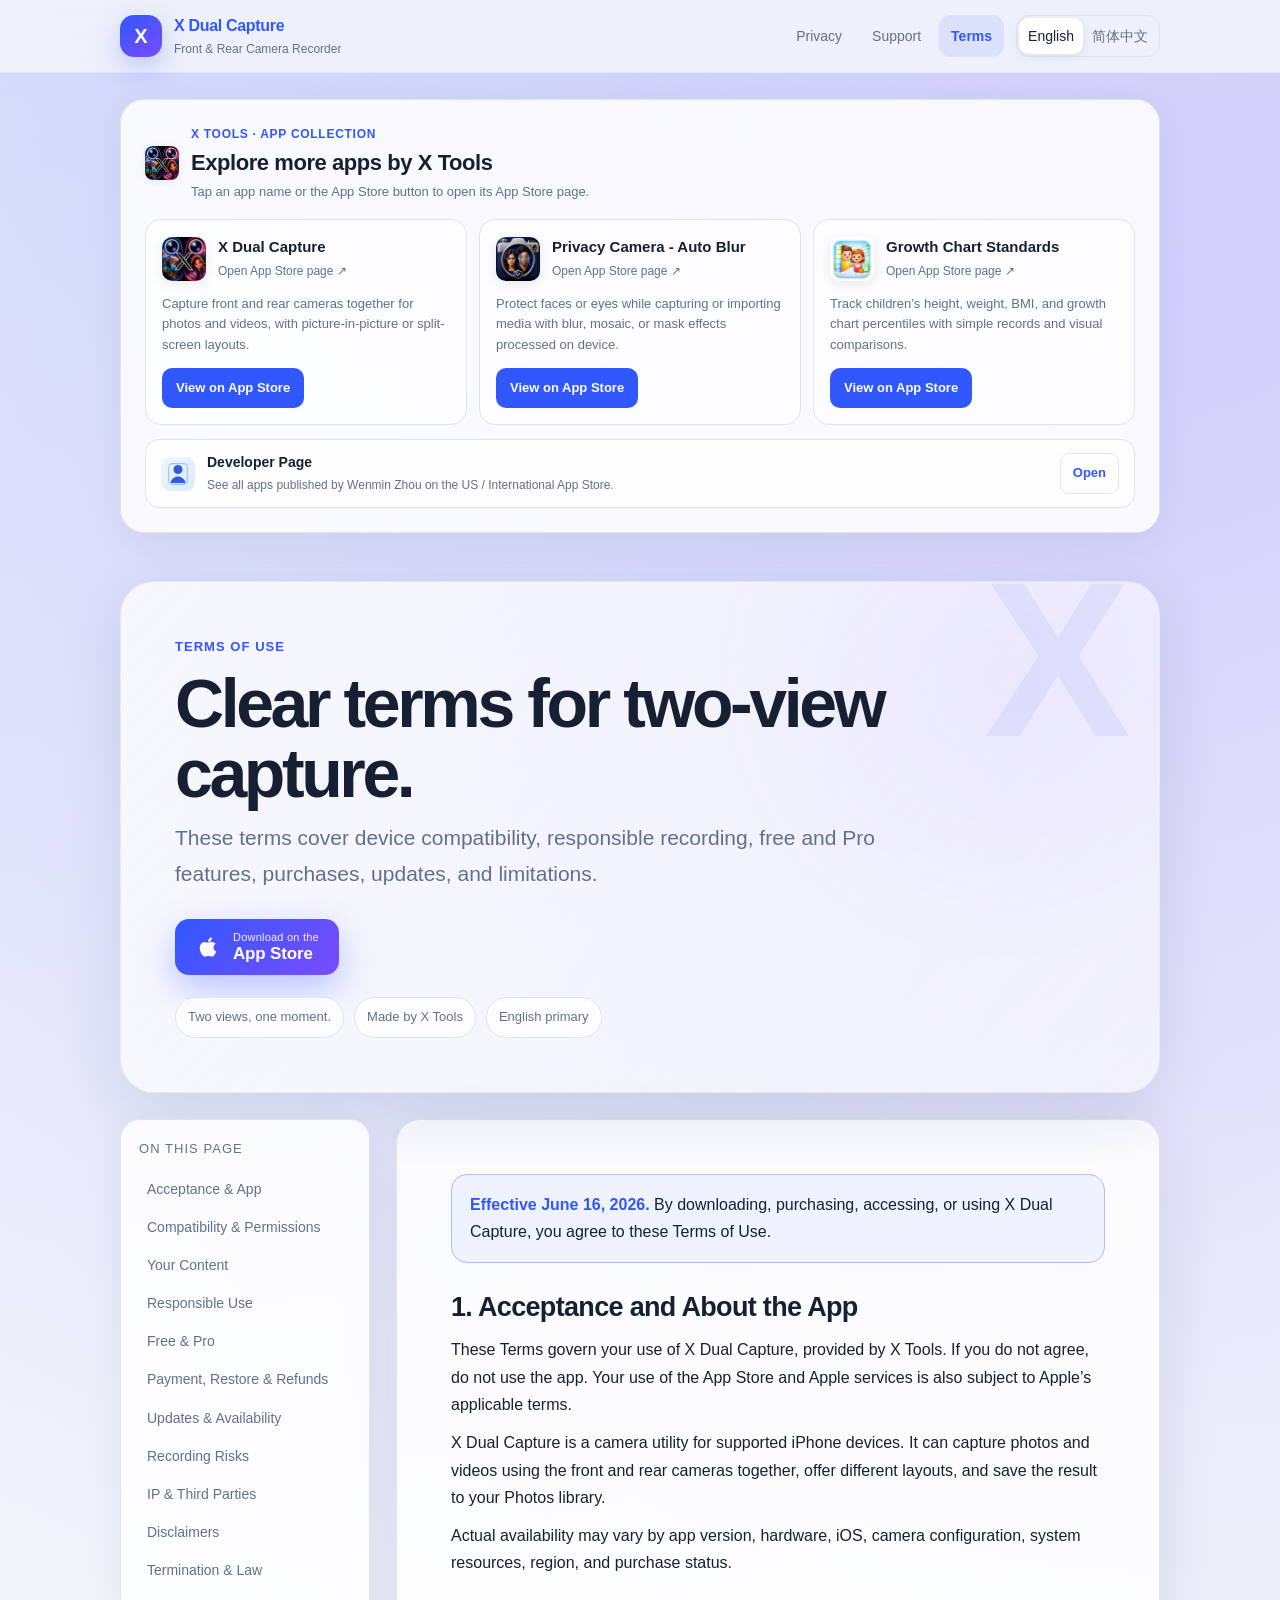
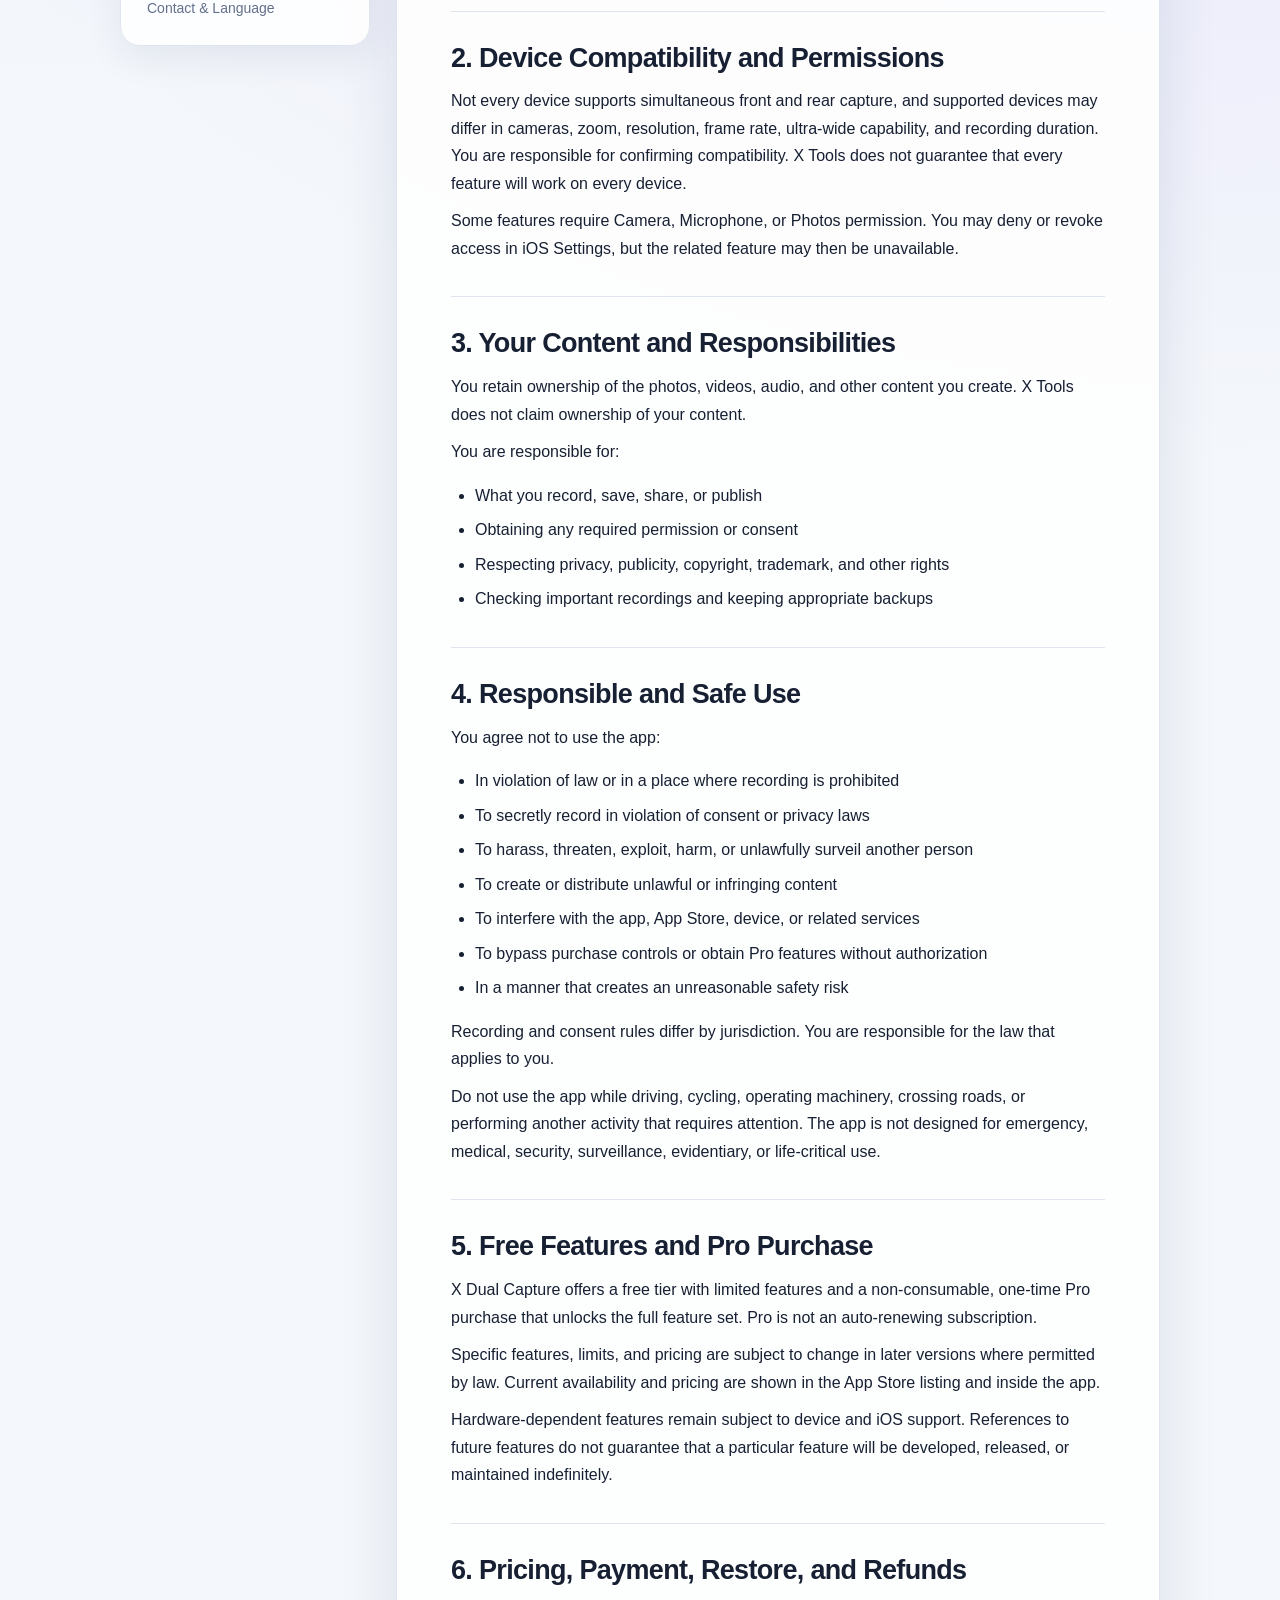
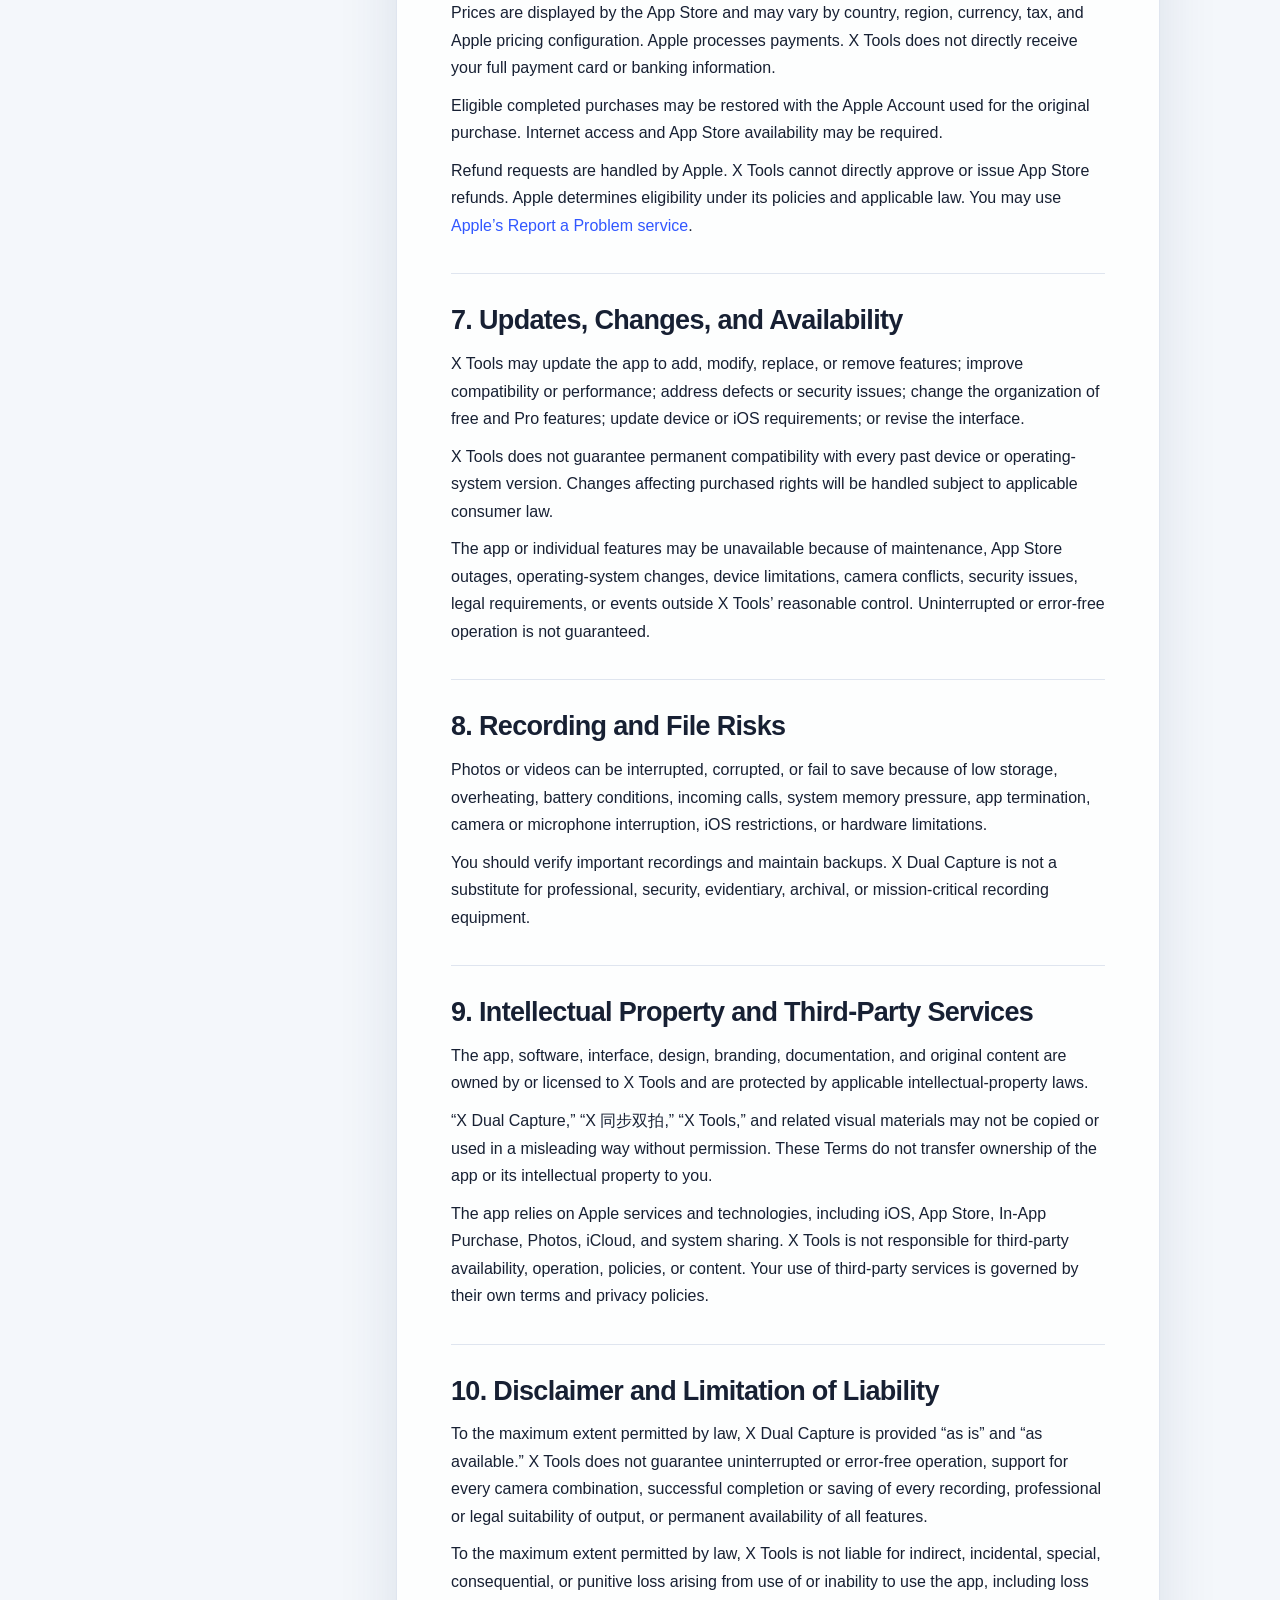
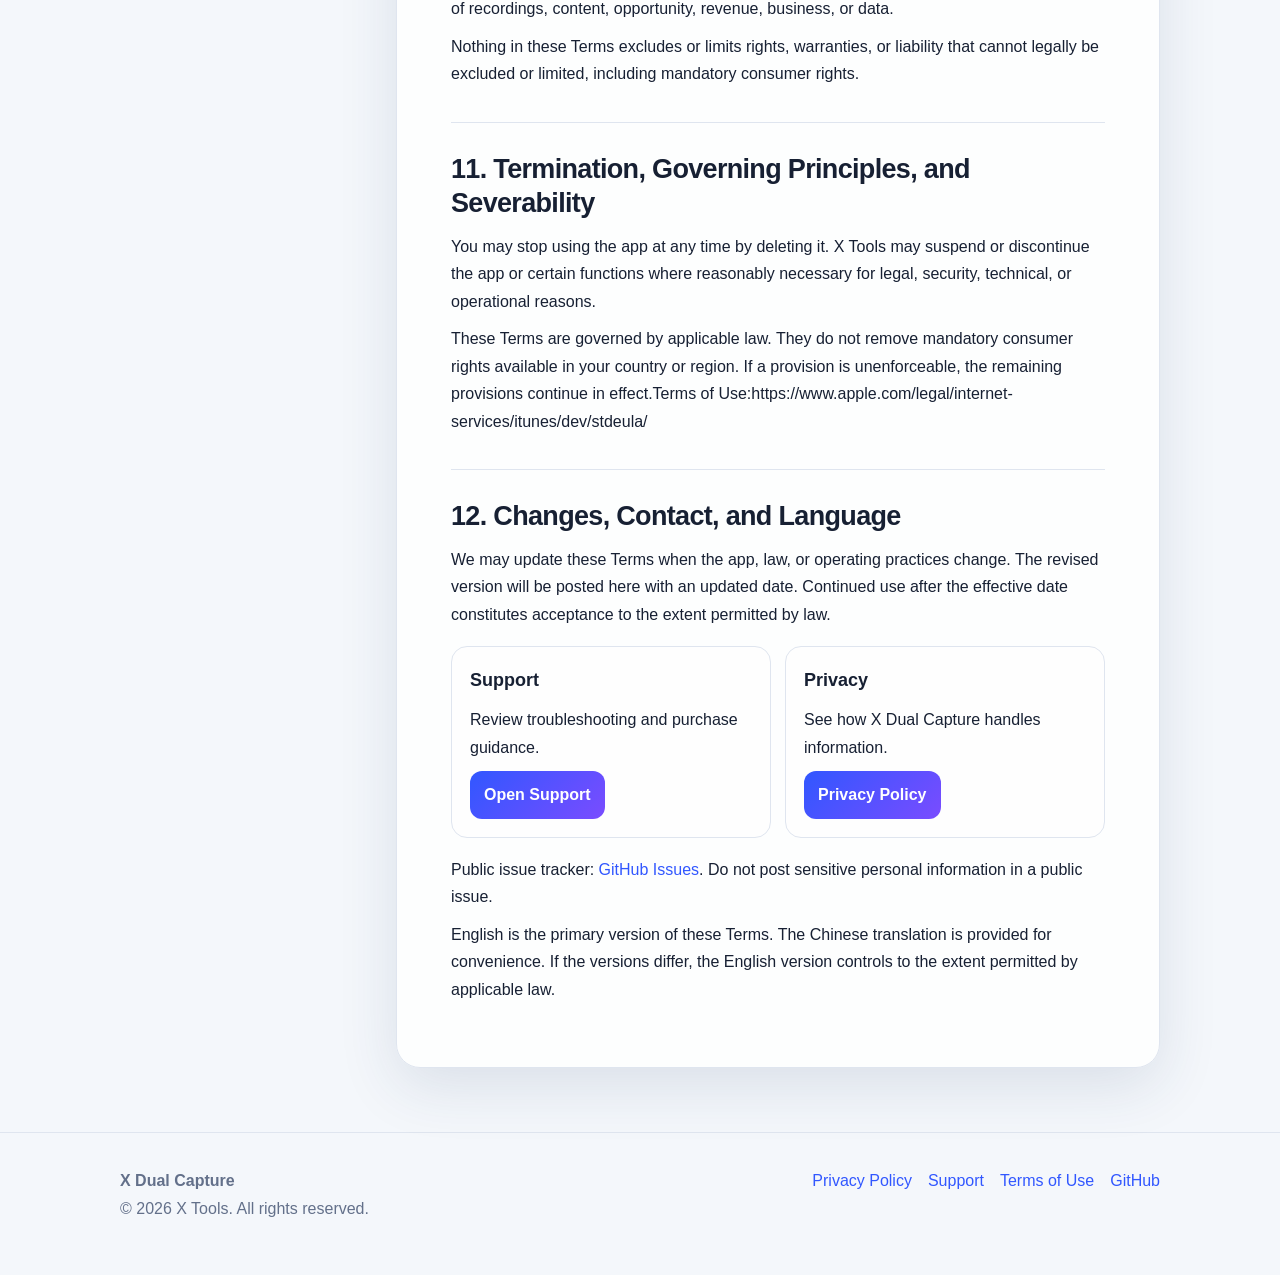
<file: terms.html>
<!doctype html>
<html lang="en" data-xdc-lang="en">
<head>
  <meta charset="utf-8">
  <meta name="viewport" content="width=device-width, initial-scale=1, viewport-fit=cover">
  <title data-i18n-en="Terms of Use | X Dual Capture" data-i18n-zh="使用条款 | X 同步双拍">Terms of Use | X Dual Capture</title>
  <meta name="description" content="Terms of Use for X Dual Capture, a front and rear camera recorder made by X Tools.">
  <meta name="theme-color" content="#3157ff">
  <meta property="og:title" content="Terms of Use | X Dual Capture">
  <meta property="og:description" content="Terms of Use for X Dual Capture, a front and rear camera recorder made by X Tools.">
  <meta property="og:type" content="website">
  <meta property="og:site_name" content="X Dual Capture">
  <link rel="canonical" href="https://joyhhlife-sudo.github.io/dualcapture-privacy/terms.html">
  <script src="./language.js"></script>
  <style>
:root {
  color-scheme: light dark;
  --bg: #f4f7fb;
  --surface: rgba(255,255,255,.86);
  --surface-solid: #ffffff;
  --text: #172033;
  --muted: #63708a;
  --line: #dfe5ef;
  --brand: #3157ff;
  --brand-2: #7a4cff;
  --accent: #0aa6a6;
  --shadow: 0 18px 60px rgba(36, 54, 98, .12);
  --radius: 24px;
  --max: 1040px;
}
@media (prefers-color-scheme: dark) {
  :root {
    --bg: #0d1220;
    --surface: rgba(21,29,48,.88);
    --surface-solid: #151d30;
    --text: #edf2ff;
    --muted: #aeb9ce;
    --line: #2b3650;
    --brand: #7691ff;
    --brand-2: #aa82ff;
    --accent: #52d2cc;
    --shadow: 0 20px 70px rgba(0,0,0,.34);
  }
}
* { box-sizing: border-box; }
html { scroll-behavior: smooth; }
body {
  margin: 0;
  min-height: 100vh;
  font-family: -apple-system, BlinkMacSystemFont, "SF Pro Display", "Segoe UI", Roboto, Helvetica, Arial, "PingFang SC", "Hiragino Sans GB", "Microsoft YaHei", sans-serif;
  color: var(--text);
  background:
    radial-gradient(circle at 10% -10%, rgba(49,87,255,.18), transparent 34%),
    radial-gradient(circle at 95% 5%, rgba(122,76,255,.18), transparent 30%),
    var(--bg);
  line-height: 1.72;
}
a { color: var(--brand); text-decoration: none; }
a:hover { text-decoration: underline; }
.site-header {
  position: sticky;
  top: 0;
  z-index: 20;
  border-bottom: 1px solid color-mix(in srgb, var(--line) 72%, transparent);
  background: color-mix(in srgb, var(--bg) 82%, transparent);
  backdrop-filter: blur(18px) saturate(140%);
}
.nav {
  width: min(var(--max), calc(100% - 32px));
  margin: 0 auto;
  min-height: 72px;
  display: flex;
  align-items: center;
  justify-content: space-between;
  gap: 20px;
}
.brand { display: flex; align-items: center; gap: 12px; min-width: 0; }
.brand-mark {
  width: 42px; height: 42px; border-radius: 14px;
  display: grid; place-items: center;
  color: white; font-weight: 800; font-size: 20px;
  background: linear-gradient(145deg, var(--brand), var(--brand-2));
  box-shadow: 0 10px 28px rgba(49,87,255,.28);
}
.brand-copy { min-width: 0; }
.brand-title { display: block; font-weight: 750; letter-spacing: -.02em; white-space: nowrap; }
.brand-subtitle { display: block; color: var(--muted); font-size: 12px; white-space: nowrap; overflow: hidden; text-overflow: ellipsis; }
.nav-links { display: flex; align-items: center; gap: 6px; flex-wrap: wrap; justify-content: flex-end; }
.nav-links a, .lang-btn {
  border: 0;
  background: transparent;
  color: var(--muted);
  padding: 9px 12px;
  border-radius: 12px;
  font: inherit;
  font-size: 14px;
  cursor: pointer;
}
.nav-links a:hover, .lang-btn:hover { background: color-mix(in srgb, var(--surface-solid) 76%, transparent); text-decoration: none; color: var(--text); }
.nav-links a[aria-current="page"] { color: var(--brand); font-weight: 700; background: color-mix(in srgb, var(--brand) 10%, transparent); }
.lang-switch { display: inline-flex; border: 1px solid var(--line); border-radius: 13px; padding: 2px; margin-left: 6px; }
.lang-btn { padding: 6px 9px; border-radius: 10px; }
.lang-btn.active { background: var(--surface-solid); color: var(--text); box-shadow: 0 3px 12px rgba(0,0,0,.08); }
.hero {
  width: min(var(--max), calc(100% - 32px));
  margin: 48px auto 26px;
  padding: 54px;
  border: 1px solid color-mix(in srgb, var(--line) 75%, transparent);
  border-radius: 34px;
  background:
    linear-gradient(135deg, color-mix(in srgb, var(--surface) 90%, transparent), color-mix(in srgb, var(--surface) 65%, transparent)),
    radial-gradient(circle at 85% 18%, rgba(122,76,255,.18), transparent 30%);
  box-shadow: var(--shadow);
  overflow: hidden;
  position: relative;
}
.hero::after {
  content: "X";
  position: absolute;
  right: 28px;
  top: -32px;
  font-size: 220px;
  font-weight: 900;
  line-height: 1;
  color: color-mix(in srgb, var(--brand) 8%, transparent);
  pointer-events: none;
}
.eyebrow { color: var(--brand); font-weight: 750; letter-spacing: .08em; text-transform: uppercase; font-size: 13px; }
h1 { margin: 10px 0 12px; font-size: clamp(38px, 6vw, 68px); line-height: 1.03; letter-spacing: -.05em; max-width: 760px; }
.hero p { max-width: 720px; color: var(--muted); font-size: clamp(17px, 2vw, 21px); margin: 0; }
.hero-meta { margin-top: 22px; display: flex; gap: 10px; flex-wrap: wrap; }
.pill { display: inline-flex; align-items: center; gap: 7px; padding: 8px 12px; border-radius: 999px; border: 1px solid var(--line); background: color-mix(in srgb, var(--surface-solid) 80%, transparent); color: var(--muted); font-size: 13px; }
.layout {
  width: min(var(--max), calc(100% - 32px));
  margin: 0 auto 64px;
  display: grid;
  grid-template-columns: 250px minmax(0,1fr);
  gap: 26px;
  align-items: start;
}
.toc {
  position: sticky;
  top: 96px;
  border: 1px solid var(--line);
  border-radius: 20px;
  background: var(--surface);
  padding: 18px;
  box-shadow: 0 12px 36px rgba(34,47,80,.08);
}
.toc-title { margin: 0 0 10px; font-size: 13px; color: var(--muted); text-transform: uppercase; letter-spacing: .08em; }
.toc a { display: block; color: var(--muted); padding: 7px 8px; border-radius: 9px; font-size: 14px; }
.toc a:hover { color: var(--text); background: color-mix(in srgb, var(--brand) 8%, transparent); text-decoration: none; }
.content {
  border: 1px solid var(--line);
  border-radius: var(--radius);
  background: var(--surface);
  box-shadow: var(--shadow);
  padding: clamp(26px, 5vw, 54px);
}
.notice {
  padding: 16px 18px;
  border: 1px solid color-mix(in srgb, var(--brand) 28%, var(--line));
  background: color-mix(in srgb, var(--brand) 8%, var(--surface-solid));
  border-radius: 16px;
  margin: 0 0 28px;
}
.notice strong { color: var(--brand); }
section { scroll-margin-top: 100px; }
section + section { border-top: 1px solid var(--line); margin-top: 34px; padding-top: 30px; }
h2 { margin: 0 0 12px; font-size: 27px; letter-spacing: -.025em; line-height: 1.25; }
h3 { margin: 22px 0 8px; font-size: 18px; }
p { margin: 10px 0; }
ul, ol { padding-left: 24px; }
li + li { margin-top: 7px; }
.code-path { font-family: ui-monospace, SFMono-Regular, Menlo, Monaco, Consolas, monospace; background: color-mix(in srgb, var(--text) 6%, transparent); padding: 2px 6px; border-radius: 6px; }
.action-grid { display: grid; grid-template-columns: repeat(2,minmax(0,1fr)); gap: 14px; margin: 18px 0; }
.action-card { border: 1px solid var(--line); border-radius: 16px; padding: 18px; background: color-mix(in srgb, var(--surface-solid) 72%, transparent); }
.action-card h3 { margin-top: 0; }
.button-link { display: inline-flex; align-items: center; justify-content: center; padding: 10px 14px; border-radius: 12px; background: linear-gradient(135deg, var(--brand), var(--brand-2)); color: white; font-weight: 700; }
.button-link:hover { text-decoration: none; filter: brightness(1.04); }
.footer { border-top: 1px solid var(--line); padding: 34px 16px 52px; color: var(--muted); }
.footer-inner { width: min(var(--max), 100%); margin: 0 auto; display: flex; justify-content: space-between; gap: 20px; flex-wrap: wrap; }
.footer-links { display: flex; gap: 16px; flex-wrap: wrap; }
html[data-xdc-lang="en"] .lang-panel[data-lang="zh"],
html[data-xdc-lang="zh-Hans"] .lang-panel[data-lang="en"] { display: none !important; }
.mobile-nav-toggle { display: none; }

.hero-cta { margin-top: 26px; display: flex; gap: 12px; flex-wrap: wrap; align-items: center; }
.store-button {
  display: inline-flex;
  align-items: center;
  gap: 12px;
  padding: 12px 20px;
  border-radius: 14px;
  background: linear-gradient(135deg, var(--brand), var(--brand-2));
  color: white;
  font-weight: 700;
  box-shadow: 0 14px 36px rgba(49,87,255,.32);
  text-decoration: none;
  transition: transform .12s ease, filter .12s ease, box-shadow .12s ease;
}
.store-button:hover {
  text-decoration: none;
  filter: brightness(1.06);
  transform: translateY(-1px);
  box-shadow: 0 18px 44px rgba(49,87,255,.36);
}
.store-button svg { flex-shrink: 0; }
.store-button .stack { display: inline-flex; flex-direction: column; line-height: 1.1; text-align: left; }
.store-button .small { font-size: 11px; font-weight: 500; opacity: 0.92; margin-bottom: 2px; letter-spacing: .02em; }
.store-button .big { font-size: 17px; letter-spacing: -0.01em; }

@media (max-width: 820px) {
  .nav { min-height: 64px; align-items: flex-start; padding: 10px 0; }
  .brand-subtitle { max-width: 180px; }
  .nav-links { display: none; width: 100%; padding-top: 10px; }
  .nav-links.open { display: flex; }
  .mobile-nav-toggle { display: inline-flex; margin-left: auto; border: 1px solid var(--line); background: var(--surface); color: var(--text); border-radius: 12px; padding: 8px 11px; }
  .nav { flex-wrap: wrap; }
  .hero { padding: 34px 26px; margin-top: 28px; }
  .hero::after { font-size: 150px; right: 8px; }
  .layout { grid-template-columns: 1fr; }
  .toc { position: static; }
  .action-grid { grid-template-columns: 1fr; }
}
@media (max-width: 520px) {
  .brand-subtitle { display: none; }
  h1 { font-size: 39px; }
  .content { padding: 24px 20px; }
  .hero { border-radius: 25px; }
}
@media print {
  .site-header, .toc, .lang-switch, .mobile-nav-toggle { display: none !important; }
  body { background: white; color: black; }
  .hero, .content { box-shadow: none; border-color: #bbb; }
  .layout { display: block; }
}

/* Added App Store showcase. Scoped to preserve the existing page styling. */
.app-showcase {
  width: min(var(--max), calc(100% - 32px));
  margin: 26px auto 0;
  padding: 24px;
  border: 1px solid var(--line);
  border-radius: 24px;
  background: var(--surface);
  box-shadow: 0 10px 34px rgba(36, 54, 98, .07);
}
.app-showcase-head { display: flex; flex-wrap: wrap; align-items: flex-end; justify-content: space-between; gap: 8px 20px; margin-bottom: 17px; }
.app-showcase-eyebrow { color: var(--brand); font-size: 12px; letter-spacing: .06em; font-weight: 750; margin: 0 0 3px; }
.app-showcase h2 { font-size: 22px; margin: 0; line-height: 1.4; letter-spacing: -.02em; }
.app-showcase-developer { margin: 0; font-size: 13px; color: var(--muted); }
.app-showcase-grid { display: grid; grid-template-columns: repeat(3, minmax(0, 1fr)); gap: 12px; }
.app-showcase-card { min-width: 0; padding: 17px; border-radius: 16px; border: 1px solid var(--line); background: color-mix(in srgb, var(--surface-solid) 78%, transparent); }
.app-showcase-name { margin: 0 0 7px; font-size: 16px; line-height: 1.4; font-weight: 750; }
.app-showcase-desc { font-size: 13px; line-height: 1.65; color: var(--muted); margin: 0 0 12px; }
.app-showcase-links { display: flex; flex-wrap: wrap; gap: 6px 12px; font-size: 13px; font-weight: 650; }
.app-showcase a { text-underline-offset: 3px; }
@media (max-width: 760px) { .app-showcase-grid { grid-template-columns: 1fr; } }
@media (max-width: 520px) { .app-showcase { padding: 18px; border-radius: 20px; } }

/* Showcase layout and icon sizing correction — fixed compact display. */
.app-showcase { box-sizing: border-box; }
.app-showcase *, .app-showcase *::before, .app-showcase *::after { box-sizing: border-box; }
.app-showcase .app-showcase-head { align-items: center; }
.app-showcase .app-showcase-head-left { display: flex; align-items: center; gap: 12px; min-width: 0; }
.app-showcase img.app-showcase-logo { display:block; width: 40px !important; height:40px !important; max-width:40px !important; max-height:40px !important; min-width:40px; min-height:40px; flex: 0 0 40px; object-fit:cover; border-radius:11px; box-shadow:0 2px 8px rgba(20,35,70,.08); }
.app-showcase .app-showcase-subtitle { font-size: 13px; line-height: 1.5; color: var(--muted); margin: 4px 0 0; }
.app-showcase .app-showcase-card { display:flex; flex-direction:column; gap:12px; min-width:0; padding:16px; border-radius:16px; }
.app-showcase .app-showcase-card-top { display:flex; align-items:center; gap:12px; min-width:0; }
.app-showcase img.app-showcase-icon { display:block; width:56px !important; height:56px !important; max-width:56px !important; max-height:56px !important; min-width:56px; min-height:56px; flex:0 0 56px; object-fit:cover; border-radius:13px; box-shadow:0 3px 12px rgba(20,35,70,.1); }
.app-showcase .app-showcase-text { min-width:0; }
.app-showcase .app-showcase-name { margin:0; font-size:15px; line-height:1.4; }
.app-showcase .app-showcase-name a { color:var(--ink); text-decoration:none; }
.app-showcase .app-showcase-name a:hover { color:var(--brand); text-decoration:underline; }
.app-showcase .app-showcase-hint { margin:4px 0 0; font-size:12px; color:var(--muted); }
.app-showcase .app-showcase-desc { margin:0; line-height:1.6; }
.app-showcase .app-showcase-actions { display:flex; margin-top:auto; }
.app-showcase a.app-pill-link { display:inline-flex; align-items:center; justify-content:center; padding:9px 14px; min-height:36px; border-radius:10px; background:var(--brand); color:#fff; font-size:13px; font-weight:650; text-decoration:none; transition:opacity .15s ease; }
.app-showcase a.app-pill-link:hover { opacity:.9; }
.app-showcase .app-showcase-developer-card { display:flex; align-items:center; gap:12px; padding:13px 15px; margin-top:14px; border:1px solid var(--line); border-radius:14px; background:color-mix(in srgb, var(--surface-solid) 85%, transparent); }
.app-showcase .app-showcase-developer-card img { display:block; width:40px !important; height:40px !important; max-width:40px !important; max-height:40px !important; flex:0 0 40px; object-fit:cover; border-radius:11px; }
.app-showcase .app-showcase-developer-meta { flex:1; min-width:0; }
.app-showcase .app-showcase-developer-title { margin:0; font-size:14px; line-height:1.4; }
.app-showcase .app-showcase-developer-title a { color:var(--ink); }
.app-showcase .app-showcase-developer-copy { margin:3px 0 0; font-size:12px; line-height:1.5; color:var(--muted); }
.app-showcase a.app-outline-link { display:inline-flex; align-items:center; padding:8px 12px; border:1px solid var(--line); border-radius:9px; color:var(--brand); font-size:13px; font-weight:650; text-decoration:none; white-space:nowrap; }
@media(max-width:760px) { .app-showcase .app-showcase-grid { grid-template-columns:1fr; } .app-showcase .app-showcase-card { gap:10px; } }
@media(max-width:420px) { .app-showcase { padding:16px; } .app-showcase .app-showcase-card { padding:13px; } .app-showcase img.app-showcase-icon { width:52px !important; height:52px !important; max-width:52px !important; max-height:52px !important; min-width:52px; min-height:52px; flex-basis:52px; } .app-showcase .app-showcase-developer-card { flex-wrap:wrap; } }

/* App icon compact display override */
.app-showcase img.app-showcase-icon { width:44px!important; height:44px!important; min-width:44px!important; max-width:44px!important; min-height:44px!important; max-height:44px!important; flex:0 0 44px!important; }
.app-showcase img.app-showcase-logo,.app-showcase .app-showcase-developer-card img { width:34px!important; height:34px!important; min-width:34px!important; max-width:34px!important; min-height:34px!important; max-height:34px!important; flex:0 0 34px!important; }
</style>
</head>
<body>
<header class="site-header">
  <nav class="nav" aria-label="Primary navigation">
    <a class="brand" href="index.html" aria-label="X Dual Capture home">
      <span class="brand-mark" aria-hidden="true">X</span>
      <span class="brand-copy">
        <span class="brand-title" data-i18n-en="X Dual Capture" data-i18n-zh="X 同步双拍">X Dual Capture</span>
        <span class="brand-subtitle" data-i18n-en="Front & Rear Camera Recorder" data-i18n-zh="前后摄同步拍照录像">Front & Rear Camera Recorder</span>
      </span>
    </a>
    <button class="mobile-nav-toggle" type="button" aria-expanded="false" aria-label="Open navigation">Menu</button>
    <div class="nav-links">
      <a href="index.html" data-i18n-en="Privacy" data-i18n-zh="隐私政策">Privacy</a>
<a href="support.html" data-i18n-en="Support" data-i18n-zh="技术支持">Support</a>
<a href="terms.html" aria-current="page" data-i18n-en="Terms" data-i18n-zh="使用条款">Terms</a>
      <span class="lang-switch" aria-label="Language selector">
        <button class="lang-btn active" type="button" data-lang-choice="en" aria-pressed="true">English</button>
        <button class="lang-btn" type="button" data-lang-choice="zh-Hans" aria-pressed="false">简体中文</button>
      </span>
    </div>
  </nav>
</header>

<main>
  <!-- App showcase added above the original page content. -->
  <div class="app-showcase">
  <div class="lang-panel" data-lang="en">
    <div class="app-showcase-head">
      <div class="app-showcase-head-left">
        <img width="34" height="34" style="display:block!important;width:34px!important;height:34px!important;min-width:34px!important;max-width:34px!important;min-height:34px!important;max-height:34px!important;object-fit:cover!important;flex:0 0 34px!important;border-radius:8px!important" class="app-showcase-logo" src="assets/x-dual-capture.png" alt="X Tools apps">
        <div>
          <p class="app-showcase-eyebrow">X TOOLS · APP COLLECTION</p>
          <h2>Explore more apps by X Tools</h2>
          <p class="app-showcase-subtitle">Tap an app name or the App Store button to open its App Store page.</p>
        </div>
      </div>
    </div>
    <div class="app-showcase-grid">
      <article class="app-showcase-card">
        <div class="app-showcase-card-top">
          <img width="44" height="44" style="display:block!important;width:44px!important;height:44px!important;min-width:44px!important;max-width:44px!important;min-height:44px!important;max-height:44px!important;object-fit:cover!important;flex:0 0 44px!important;border-radius:10px!important" class="app-showcase-icon" src="assets/x-dual-capture.png" alt="X Dual Capture icon">
          <div class="app-showcase-text">
            <h3 class="app-showcase-name"><a href="https://apps.apple.com/us/app/id6777402248" target="_blank" rel="noopener noreferrer">X Dual Capture</a></h3>
            <p class="app-showcase-hint">Open App Store page ↗</p>
          </div>
        </div>
        <p class="app-showcase-desc">Capture front and rear cameras together for photos and videos, with picture-in-picture or split-screen layouts.</p>
        <div class="app-showcase-actions">
          <a class="app-pill-link" href="https://apps.apple.com/us/app/id6777402248" target="_blank" rel="noopener noreferrer">View on App Store</a>
        </div>
      </article>
      <article class="app-showcase-card">
        <div class="app-showcase-card-top">
          <img width="44" height="44" style="display:block!important;width:44px!important;height:44px!important;min-width:44px!important;max-width:44px!important;min-height:44px!important;max-height:44px!important;object-fit:cover!important;flex:0 0 44px!important;border-radius:10px!important" class="app-showcase-icon" src="assets/privacy-camera.png" alt="Privacy Camera icon">
          <div class="app-showcase-text">
            <h3 class="app-showcase-name"><a href="https://apps.apple.com/us/app/id6773740022" target="_blank" rel="noopener noreferrer">Privacy Camera - Auto Blur</a></h3>
            <p class="app-showcase-hint">Open App Store page ↗</p>
          </div>
        </div>
        <p class="app-showcase-desc">Protect faces or eyes while capturing or importing media with blur, mosaic, or mask effects processed on device.</p>
        <div class="app-showcase-actions">
          <a class="app-pill-link" href="https://apps.apple.com/us/app/id6773740022" target="_blank" rel="noopener noreferrer">View on App Store</a>
        </div>
      </article>
      <article class="app-showcase-card">
        <div class="app-showcase-card-top">
          <img width="44" height="44" style="display:block!important;width:44px!important;height:44px!important;min-width:44px!important;max-width:44px!important;min-height:44px!important;max-height:44px!important;object-fit:cover!important;flex:0 0 44px!important;border-radius:10px!important" class="app-showcase-icon" src="assets/growth-chart.png" alt="Growth Chart Standards icon">
          <div class="app-showcase-text">
            <h3 class="app-showcase-name"><a href="https://apps.apple.com/us/app/id6760923635" target="_blank" rel="noopener noreferrer">Growth Chart Standards</a></h3>
            <p class="app-showcase-hint">Open App Store page ↗</p>
          </div>
        </div>
        <p class="app-showcase-desc">Track children’s height, weight, BMI, and growth chart percentiles with simple records and visual comparisons.</p>
        <div class="app-showcase-actions">
          <a class="app-pill-link" href="https://apps.apple.com/us/app/id6760923635" target="_blank" rel="noopener noreferrer">View on App Store</a>
        </div>
      </article>
    </div>
    <div class="app-showcase-developer-card">
      <img width="34" height="34" style="display:block!important;width:34px!important;height:34px!important;max-width:34px!important;max-height:34px!important;min-width:34px!important;min-height:34px!important;flex:0 0 34px!important;object-fit:cover!important;border-radius:9px!important"  src="assets/developer-page.svg" alt="Developer page icon">
      <div class="app-showcase-developer-meta">
        <h3 class="app-showcase-developer-title"><a href="https://apps.apple.com/us/developer/%E6%96%87%E6%95%8F-%E5%91%A8/id1844573420" target="_blank" rel="noopener noreferrer">Developer Page</a></h3>
        <p class="app-showcase-developer-copy">See all apps published by Wenmin Zhou on the US / International App Store.</p>
      </div>
      <a class="app-outline-link" href="https://apps.apple.com/us/developer/%E6%96%87%E6%95%8F-%E5%91%A8/id1844573420" target="_blank" rel="noopener noreferrer">Open</a>
    </div>
  </div>
  <div class="lang-panel" data-lang="zh">
    <div class="app-showcase-head">
      <div class="app-showcase-head-left">
        <img width="34" height="34" style="display:block!important;width:34px!important;height:34px!important;min-width:34px!important;max-width:34px!important;min-height:34px!important;max-height:34px!important;object-fit:cover!important;flex:0 0 34px!important;border-radius:8px!important" class="app-showcase-logo" src="assets/x-dual-capture.png" alt="X Tools 应用">
        <div>
          <p class="app-showcase-eyebrow">X TOOLS · 应用展示</p>
          <h2>更多应用推荐</h2>
          <p class="app-showcase-subtitle">可点击应用名称或 App Store 按钮，直接跳转到对应应用页面。</p>
        </div>
      </div>
    </div>
    <div class="app-showcase-grid">
      <article class="app-showcase-card">
        <div class="app-showcase-card-top">
          <img width="44" height="44" style="display:block!important;width:44px!important;height:44px!important;min-width:44px!important;max-width:44px!important;min-height:44px!important;max-height:44px!important;object-fit:cover!important;flex:0 0 44px!important;border-radius:10px!important" class="app-showcase-icon" src="assets/x-dual-capture.png" alt="X同步双拍图标">
          <div class="app-showcase-text">
            <h3 class="app-showcase-name"><a href="https://apps.apple.com/cn/app/id6777402248" target="_blank" rel="noopener noreferrer">X 同步双拍</a></h3>
            <p class="app-showcase-hint">点击进入 App Store ↗</p>
          </div>
        </div>
        <p class="app-showcase-desc">前后摄像头同步拍照、录像，支持画中画、分屏等布局，记录眼前与自己的两个视角。</p>
        <div class="app-showcase-actions">
          <a class="app-pill-link" href="https://apps.apple.com/cn/app/id6777402248" target="_blank" rel="noopener noreferrer">前往 App Store</a>
        </div>
      </article>
      <article class="app-showcase-card">
        <div class="app-showcase-card-top">
          <img width="44" height="44" style="display:block!important;width:44px!important;height:44px!important;min-width:44px!important;max-width:44px!important;min-height:44px!important;max-height:44px!important;object-fit:cover!important;flex:0 0 44px!important;border-radius:10px!important" class="app-showcase-icon" src="assets/privacy-camera.png" alt="隐私相机图标">
          <div class="app-showcase-text">
            <h3 class="app-showcase-name"><a href="https://apps.apple.com/cn/app/id6773740022" target="_blank" rel="noopener noreferrer">隐私相机</a></h3>
            <p class="app-showcase-hint">点击进入 App Store ↗</p>
          </div>
        </div>
        <p class="app-showcase-desc">拍摄或导入照片、视频时，自动对人脸或眼部进行模糊、马赛克或遮挡，保护隐私更省心。</p>
        <div class="app-showcase-actions">
          <a class="app-pill-link" href="https://apps.apple.com/cn/app/id6773740022" target="_blank" rel="noopener noreferrer">前往 App Store</a>
        </div>
      </article>
      <article class="app-showcase-card">
        <div class="app-showcase-card-top">
          <img width="44" height="44" style="display:block!important;width:44px!important;height:44px!important;min-width:44px!important;max-width:44px!important;min-height:44px!important;max-height:44px!important;object-fit:cover!important;flex:0 0 44px!important;border-radius:10px!important" class="app-showcase-icon" src="assets/growth-chart.png" alt="生长标准曲线图标">
          <div class="app-showcase-text">
            <h3 class="app-showcase-name"><a href="https://apps.apple.com/cn/app/id6760923635" target="_blank" rel="noopener noreferrer">生长标准曲线</a></h3>
            <p class="app-showcase-hint">点击进入 App Store ↗</p>
          </div>
        </div>
        <p class="app-showcase-desc">记录儿童身高、体重、BMI 和生长曲线百分位，方便日常追踪发育情况。</p>
        <div class="app-showcase-actions">
          <a class="app-pill-link" href="https://apps.apple.com/cn/app/id6760923635" target="_blank" rel="noopener noreferrer">前往 App Store</a>
        </div>
      </article>
    </div>
    <div class="app-showcase-developer-card">
      <img width="34" height="34" style="display:block!important;width:34px!important;height:34px!important;max-width:34px!important;max-height:34px!important;min-width:34px!important;min-height:34px!important;flex:0 0 34px!important;object-fit:cover!important;border-radius:9px!important"  src="assets/developer-page.svg" alt="开发者主页图标">
      <div class="app-showcase-developer-meta">
        <h3 class="app-showcase-developer-title"><a href="https://apps.apple.com/cn/developer/%E6%96%87%E6%95%8F-%E5%91%A8/id1844573420" target="_blank" rel="noopener noreferrer">开发者主页</a></h3>
        <p class="app-showcase-developer-copy">查看文敏周在中国区 App Store 发布的全部应用。</p>
      </div>
      <a class="app-outline-link" href="https://apps.apple.com/cn/developer/%E6%96%87%E6%95%8F-%E5%91%A8/id1844573420" target="_blank" rel="noopener noreferrer">打开主页</a>
    </div>
  </div>
</div>

  <section class="hero">
    <div class="lang-panel" data-lang="en">
      <div class="eyebrow">Terms of use</div>
      <h1>Clear terms for two-view capture.</h1>
      <p>These terms cover device compatibility, responsible recording, free and Pro features, purchases, updates, and limitations.</p>
    </div>
    <div class="lang-panel" data-lang="zh">
      <div class="eyebrow">使用条款</div>
      <h1>明确规则，安心记录两个视角。</h1>
      <p>本条款涵盖设备兼容性、合理拍摄、免费与 Pro 功能、购买、更新及责任限制。</p>
    </div>

    <div class="hero-cta">
      <div class="lang-panel" data-lang="en">
        <a class="store-button" href="https://apps.apple.com/us/app/id6777402248" target="_blank" rel="noopener" aria-label="Download X Dual Capture on the App Store">
          <svg width="26" height="26" viewBox="0 0 24 24" fill="currentColor" aria-hidden="true"><path d="M17.05 20.28c-.98.95-2.05.8-3.08.35-1.09-.46-2.09-.48-3.24 0-1.44.62-2.2.44-3.06-.35C2.79 15.25 3.51 7.59 9.05 7.31c1.35.07 2.29.74 3.08.8 1.18-.24 2.31-.93 3.57-.84 1.51.12 2.65.72 3.4 1.8-3.12 1.87-2.38 5.98.48 7.13-.57 1.5-1.31 2.99-2.54 4.09zM12.03 7.25c-.15-2.23 1.66-4.07 3.74-4.25.29 2.58-2.34 4.5-3.74 4.25z"/></svg>
          <span class="stack"><span class="small">Download on the</span><span class="big">App Store</span></span>
        </a>
      </div>
      <div class="lang-panel" data-lang="zh">
        <a class="store-button" href="https://apps.apple.com/cn/app/id6777402248" target="_blank" rel="noopener" aria-label="下载 X 同步双拍">
          <svg width="26" height="26" viewBox="0 0 24 24" fill="currentColor" aria-hidden="true"><path d="M17.05 20.28c-.98.95-2.05.8-3.08.35-3.46-.48-2.09-.48-3.24 0-1.44.62-2.2.44-3.06-.35C2.79 15.25 3.51 7.59 9.05 7.31c1.35.07 2.29.74 3.08.8 1.18-.24 2.31-.93 3.57-.84 1.51.12 2.65.72 3.4 1.8-3.12 1.87-2.87 2.38.48 7.13-.57 1.5-1.31 2.99-2.54 4.09zM12.03 7.25c-.15-2.23 1.66-4.07 3.07 3.74-4.25.29 2.58-2.34 4.5-3.74 4.25z"/></svg>
          <span class="stack"><span class="small">购买或免费下载</span><span class="big">App Store 中国大陆</span></span>
        </a>
      </div>
    </div>
    <div class="hero-meta">
      <span class="pill">Two views, one moment.</span>
      <span class="pill">Made by X Tools</span>
      <span class="pill">English primary</span>
    </div>
  </section>

  <div class="layout">
    <aside class="toc" aria-label="On this page">
      <div class="lang-panel" data-lang="en">
        <p class="toc-title">On this page</p>
        <a href="#t1">Acceptance & App</a><a href="#t2">Compatibility & Permissions</a><a href="#t3">Your Content</a><a href="#t4">Responsible Use</a><a href="#t5">Free & Pro</a><a href="#t6">Payment, Restore & Refunds</a><a href="#t7">Updates & Availability</a><a href="#t8">Recording Risks</a><a href="#t9">IP & Third Parties</a><a href="#t10">Disclaimers</a><a href="#t11">Termination & Law</a><a href="#t12">Contact & Language</a>
      </div>
      <div class="lang-panel" data-lang="zh">
        <p class="toc-title">本页目录</p>
        <a href="#zt1">接受条款与 App</a><a href="#zt2">兼容性与权限</a><a href="#zt3">你的内容</a><a href="#zt4">合理使用</a><a href="#zt5">免费与 Pro</a><a href="#zt6">付款、恢复与退款</a><a href="#zt7">更新与可用性</a><a href="#zt8">拍摄风险</a><a href="#zt9">知识产权与第三方</a><a href="#zt10">免责声明</a><a href="#zt11">终止与法律</a><a href="#zt12">联系与语言</a>
      </div>
    </aside>

    <article class="content">
      <div class="lang-panel" data-lang="en">
<div class="notice"><strong>Effective June 16, 2026.</strong> By downloading, purchasing, accessing, or using X Dual Capture, you agree to these Terms of Use.</div>
<section id="t1"><h2>1. Acceptance and About the App</h2><p>These Terms govern your use of X Dual Capture, provided by X Tools. If you do not agree, do not use the app. Your use of the App Store and Apple services is also subject to Apple’s applicable terms.</p><p>X Dual Capture is a camera utility for supported iPhone devices. It can capture photos and videos using the front and rear cameras together, offer different layouts, and save the result to your Photos library.</p><p>Actual availability may vary by app version, hardware, iOS, camera configuration, system resources, region, and purchase status.</p></section>
<section id="t2"><h2>2. Device Compatibility and Permissions</h2><p>Not every device supports simultaneous front and rear capture, and supported devices may differ in cameras, zoom, resolution, frame rate, ultra-wide capability, and recording duration. You are responsible for confirming compatibility. X Tools does not guarantee that every feature will work on every device.</p><p>Some features require Camera, Microphone, or Photos permission. You may deny or revoke access in iOS Settings, but the related feature may then be unavailable.</p></section>
<section id="t3"><h2>3. Your Content and Responsibilities</h2><p>You retain ownership of the photos, videos, audio, and other content you create. X Tools does not claim ownership of your content.</p><p>You are responsible for:</p><ul><li>What you record, save, share, or publish</li><li>Obtaining any required permission or consent</li><li>Respecting privacy, publicity, copyright, trademark, and other rights</li><li>Checking important recordings and keeping appropriate backups</li></ul></section>
<section id="t4"><h2>4. Responsible and Safe Use</h2><p>You agree not to use the app:</p><ul><li>In violation of law or in a place where recording is prohibited</li><li>To secretly record in violation of consent or privacy laws</li><li>To harass, threaten, exploit, harm, or unlawfully surveil another person</li><li>To create or distribute unlawful or infringing content</li><li>To interfere with the app, App Store, device, or related services</li><li>To bypass purchase controls or obtain Pro features without authorization</li><li>In a manner that creates an unreasonable safety risk</li></ul><p>Recording and consent rules differ by jurisdiction. You are responsible for the law that applies to you.</p><p>Do not use the app while driving, cycling, operating machinery, crossing roads, or performing another activity that requires attention. The app is not designed for emergency, medical, security, surveillance, evidentiary, or life-critical use.</p></section>
<section id="t5"><h2>5. Free Features and Pro Purchase</h2><p>X Dual Capture offers a free tier with limited features and a non-consumable, one-time Pro purchase that unlocks the full feature set. Pro is not an auto-renewing subscription.</p><p>Specific features, limits, and pricing are subject to change in later versions where permitted by law. Current availability and pricing are shown in the App Store listing and inside the app.</p><p>Hardware-dependent features remain subject to device and iOS support. References to future features do not guarantee that a particular feature will be developed, released, or maintained indefinitely.</p></section>
<section id="t6"><h2>6. Pricing, Payment, Restore, and Refunds</h2><p>Prices are displayed by the App Store and may vary by country, region, currency, tax, and Apple pricing configuration. Apple processes payments. X Tools does not directly receive your full payment card or banking information.</p><p>Eligible completed purchases may be restored with the Apple Account used for the original purchase. Internet access and App Store availability may be required.</p><p>Refund requests are handled by Apple. X Tools cannot directly approve or issue App Store refunds. Apple determines eligibility under its policies and applicable law. You may use <a href="https://reportaproblem.apple.com/" target="_blank" rel="noopener">Apple’s Report a Problem service</a>.</p></section>
<section id="t7"><h2>7. Updates, Changes, and Availability</h2><p>X Tools may update the app to add, modify, replace, or remove features; improve compatibility or performance; address defects or security issues; change the organization of free and Pro features; update device or iOS requirements; or revise the interface.</p><p>X Tools does not guarantee permanent compatibility with every past device or operating-system version. Changes affecting purchased rights will be handled subject to applicable consumer law.</p><p>The app or individual features may be unavailable because of maintenance, App Store outages, operating-system changes, device limitations, camera conflicts, security issues, legal requirements, or events outside X Tools’ reasonable control. Uninterrupted or error-free operation is not guaranteed.</p></section>
<section id="t8"><h2>8. Recording and File Risks</h2><p>Photos or videos can be interrupted, corrupted, or fail to save because of low storage, overheating, battery conditions, incoming calls, system memory pressure, app termination, camera or microphone interruption, iOS restrictions, or hardware limitations.</p><p>You should verify important recordings and maintain backups. X Dual Capture is not a substitute for professional, security, evidentiary, archival, or mission-critical recording equipment.</p></section>
<section id="t9"><h2>9. Intellectual Property and Third-Party Services</h2><p>The app, software, interface, design, branding, documentation, and original content are owned by or licensed to X Tools and are protected by applicable intellectual-property laws.</p><p>“X Dual Capture,” “X 同步双拍,” “X Tools,” and related visual materials may not be copied or used in a misleading way without permission. These Terms do not transfer ownership of the app or its intellectual property to you.</p><p>The app relies on Apple services and technologies, including iOS, App Store, In-App Purchase, Photos, iCloud, and system sharing. X Tools is not responsible for third-party availability, operation, policies, or content. Your use of third-party services is governed by their own terms and privacy policies.</p></section>
<section id="t10"><h2>10. Disclaimer and Limitation of Liability</h2><p>To the maximum extent permitted by law, X Dual Capture is provided “as is” and “as available.” X Tools does not guarantee uninterrupted or error-free operation, support for every camera combination, successful completion or saving of every recording, professional or legal suitability of output, or permanent availability of all features.</p><p>To the maximum extent permitted by law, X Tools is not liable for indirect, incidental, special, consequential, or punitive loss arising from use of or inability to use the app, including loss of recordings, content, opportunity, revenue, business, or data.</p><p>Nothing in these Terms excludes or limits rights, warranties, or liability that cannot legally be excluded or limited, including mandatory consumer rights.</p></section>
<section id="t11"><h2>11. Termination, Governing Principles, and Severability</h2><p>You may stop using the app at any time by deleting it. X Tools may suspend or discontinue the app or certain functions where reasonably necessary for legal, security, technical, or operational reasons.</p><p>These Terms are governed by applicable law. They do not remove mandatory consumer rights available in your country or region. If a provision is unenforceable, the remaining provisions continue in effect.Terms of Use:https://www.apple.com/legal/internet-services/itunes/dev/stdeula/</p></section>
<section id="t12"><h2>12. Changes, Contact, and Language</h2><p>We may update these Terms when the app, law, or operating practices change. The revised version will be posted here with an updated date. Continued use after the effective date constitutes acceptance to the extent permitted by law.</p><div class="action-grid"><div class="action-card"><h3>Support</h3><p>Review troubleshooting and purchase guidance.</p><a class="button-link" href="support.html">Open Support</a></div><div class="action-card"><h3>Privacy</h3><p>See how X Dual Capture handles information.</p><a class="button-link" href="index.html">Privacy Policy</a></div></div><p>Public issue tracker: <a href="https://github.com/joyhhlife-sudo/dualcapture-privacy/issues" target="_blank" rel="noopener">GitHub Issues</a>. Do not post sensitive personal information in a public issue.</p><p>English is the primary version of these Terms. The Chinese translation is provided for convenience. If the versions differ, the English version controls to the extent permitted by applicable law.</p></section>
</div>
      <div class="lang-panel" data-lang="zh">
<div class="notice"><strong>生效日期：2026年6月16日。</strong>下载、购买、访问或使用 X 同步双拍，即表示你同意本使用条款。</div>
<section id="zt1"><h2>一、接受条款与 App 简介</h2><p>本条款适用于你对 X Tools 提供的 X 同步双拍的使用。如不同意，请勿使用本 App。你对 App Store 和 Apple 服务的使用还应遵守 Apple 的适用条款。</p><p>X 同步双拍是一款适用于受支持 iPhone 的相机工具。它可以同时使用前后摄像头拍照和录像，提供多种布局方式，并将结果保存到你的照片图库。</p><p>实际功能可能因 App 版本、硬件、iOS、摄像头配置、系统资源、所在地区及购买状态而有所不同。</p></section>
<section id="zt2"><h2>二、设备兼容性与权限</h2><p>并非所有设备都支持前后摄同时拍摄。不同设备支持的摄像头、变焦、分辨率、帧率、超广角能力和录像时长也可能不同。你需要自行确认兼容性。X Tools 不保证所有功能都能在每台设备上使用。</p><p>部分功能需要相机、麦克风或照片权限。你可以在 iOS“设置”中拒绝或撤销权限，但对应功能可能因此不可用。</p></section>
<section id="zt3"><h2>三、你的内容与责任</h2><p>你保留使用本 App 创建的照片、视频、音频及其他内容的所有权。X Tools 不主张拥有你的内容。</p><p>你需要自行负责：</p><ul><li>所拍摄、保存、分享或发布的内容</li><li>取得必要的许可或同意</li><li>遵守隐私权、肖像权、著作权、商标权及其他权利</li><li>检查重要拍摄结果并进行适当备份</li></ul></section>
<section id="zt4"><h2>四、合理与安全使用</h2><p>你同意不以以下方式使用本 App：</p><ul><li>违反法律或在禁止录制的场所使用</li><li>违反知情同意或隐私法律进行秘密录制</li><li>骚扰、威胁、利用、伤害或非法监控他人</li><li>制作或传播违法或侵权内容</li><li>干扰 App、App Store、设备或相关服务</li><li>绕过购买机制或未经授权获取 Pro 功能</li><li>造成不合理的安全风险</li></ul><p>不同地区的录音录像及同意规则不同，你有责任遵守适用于自己的法律。</p><p>驾驶、骑行、操作机械、横穿道路或进行其他需要集中注意力的活动时，请勿使用本 App 分散注意力。本 App 不适用于紧急、医疗、安防、监控、法律取证或其他关键用途。</p></section>
<section id="zt5"><h2>五、免费功能与 Pro 购买</h2><p>X 同步双拍提供功能受限的免费版，以及一次买断即可解锁全部功能的 Pro（非消耗型、不是自动续期订阅）。</p><p>具体功能、限制和价格可能在法律允许的范围内于后续版本调整，以 App Store 列表和 App 内说明为准。</p><p>依赖硬件的功能仍受设备和 iOS 支持情况限制。“未来功能”等表述不保证某项具体功能一定开发、发布或永久维护。</p></section>
<section id="zt6"><h2>六、价格、付款、恢复购买与退款</h2><p>价格由 App Store 显示，并可能因国家、地区、货币、税费和 Apple 定价配置而不同。付款由 Apple 处理，X Tools 不会直接获得你的完整银行卡或银行信息。</p><p>符合条件且已完成的购买，可以使用原购买 Apple 账户恢复。恢复购买可能需要网络连接，并受 App Store 可用性限制。</p><p>退款申请由 Apple 处理。X Tools 无法直接批准或发放 App Store 退款。退款资格由 Apple 政策和适用法律决定，可通过 <a href="https://reportaproblem.apple.com/" target="_blank" rel="noopener">Apple“报告问题”服务</a>提交申请。</p></section>
<section id="zt7"><h2>七、更新、调整与可用性</h2><p>X Tools 可能更新 App，以增加、修改、替换或移除功能；改善兼容性或性能；修复错误或安全问题；调整免费与 Pro 功能结构；更新设备或 iOS 要求；或修改界面。</p><p>X Tools 不保证 App 永久兼容所有旧设备或旧版操作系统。涉及已购买权益的变化，将依适用消费者保护法律处理。</p><p>本 App 或部分功能可能因维护、App Store 故障、操作系统变化、设备限制、摄像头冲突、安全问题、法律要求或超出 X Tools 合理控制范围的事件而暂时不可用。我们不保证服务始终不中断或完全无错误。</p></section>
<section id="zt8"><h2>八、拍摄与文件风险</h2><p>照片或视频可能因存储不足、设备过热、电池状态、来电、系统内存压力、App 被终止、相机或麦克风中断、iOS 限制或硬件限制而中断、损坏或保存失败。</p><p>你应检查重要拍摄结果并保留备份。X 同步双拍不能替代专业拍摄、安防、取证、档案或关键任务设备。</p></section>
<section id="zt9"><h2>九、知识产权与第三方服务</h2><p>本 App 的软件、界面、设计、品牌、文档和原创内容由 X Tools 所有或获得合法授权，并受适用知识产权法律保护。</p><p>未经许可，不得复制“X Dual Capture”“X 同步双拍”“X Tools”及相关视觉素材，或以可能造成误解的方式使用。本条款不会将 App 或其知识产权所有权转让给你。</p><p>本 App 依赖 Apple 提供的 iOS、App Store、App 内购买、照片图库、iCloud 和系统分享等服务。X Tools 不对第三方服务的可用性、运行方式、政策或内容负责。你使用第三方服务时，应遵守其自身条款和隐私政策。</p></section>
<section id="zt10"><h2>十、免责声明与责任限制</h2><p>在适用法律允许的最大范围内，X 同步双拍按“现状”和“可用状态”提供。X Tools 不保证 App 始终不中断或无错误、所有摄像头组合均可使用、每次拍摄均成功完成或保存、输出满足专业或法律用途，或全部功能永久可用。</p><p>在适用法律允许的最大范围内，X Tools 不对因使用或无法使用本 App 而产生的间接、附带、特殊、后果性或惩罚性损失承担责任，包括录像、内容、机会、收入、业务或数据损失。</p><p>本条款不会排除或限制任何依法不能排除或限制的权利、保证或责任，包括强制性消费者权利。Terms of Use:https://www.apple.com/legal/internet-services/itunes/dev/stdeula/</p></section>
<section id="zt11"><h2>十一、终止、适用原则与可分割性</h2><p>你可以随时删除 App 并停止使用。如因法律、安全、技术或运营原因确有必要，X Tools 可能暂停或终止 App 或部分功能。</p><p>本条款受适用法律管辖，不会取消你所在国家或地区依法享有的强制性消费者权利。如果某项条款不可执行，其余条款仍继续有效。</p></section>
<section id="zt12"><h2>十二、条款更新、联系与语言</h2><p>当 App、法律或运营方式发生变化时，我们可能更新本条款。修订版本会在本页面发布并更新日期。在法律允许的范围内，新条款生效后继续使用本 App，即表示接受更新后的条款。</p><div class="action-grid"><div class="action-card"><h3>技术支持</h3><p>查看故障排查、购买和恢复购买说明。</p><a class="button-link" href="support.html">打开技术支持</a></div><div class="action-card"><h3>隐私政策</h3><p>了解 X 同步双拍如何处理信息。</p><a class="button-link" href="index.html">查看隐私政策</a></div></div><p>公开问题页面：<a href="https://github.com/joyhhlife-sudo/dualcapture-privacy/issues" target="_blank" rel="noopener">GitHub Issues</a>。请勿在公开 Issue 中提交敏感个人信息。</p><p>本条款以英文版本为主要版本，中文翻译仅为方便阅读。如中英文存在差异，在适用法律允许的范围内，以英文版本为准。</p></section>
</div>
    </article>
  </div>
</main>

<footer class="footer">
  <div class="footer-inner">
    <div>
      <strong>X Dual Capture</strong><br>
      <span data-i18n-en="© 2026 X Tools. All rights reserved." data-i18n-zh="© 2026 X Tools。保留所有权利。">© 2026 X Tools. All rights reserved.</span>
    </div>
    <div class="footer-links">
      <a href="index.html" data-i18n-en="Privacy Policy" data-i18n-zh="隐私政策">Privacy Policy</a>
      <a href="support.html" data-i18n-en="Support" data-i18n-zh="技术支持">Support</a>
      <a href="terms.html" data-i18n-en="Terms of Use" data-i18n-zh="使用条款">Terms of Use</a>
      <a href="https://github.com/joyhhlife-sudo/dualcapture-privacy" target="_blank" rel="noopener">GitHub</a>
    </div>
  </div>
</footer>
</body>
</html>
</file>
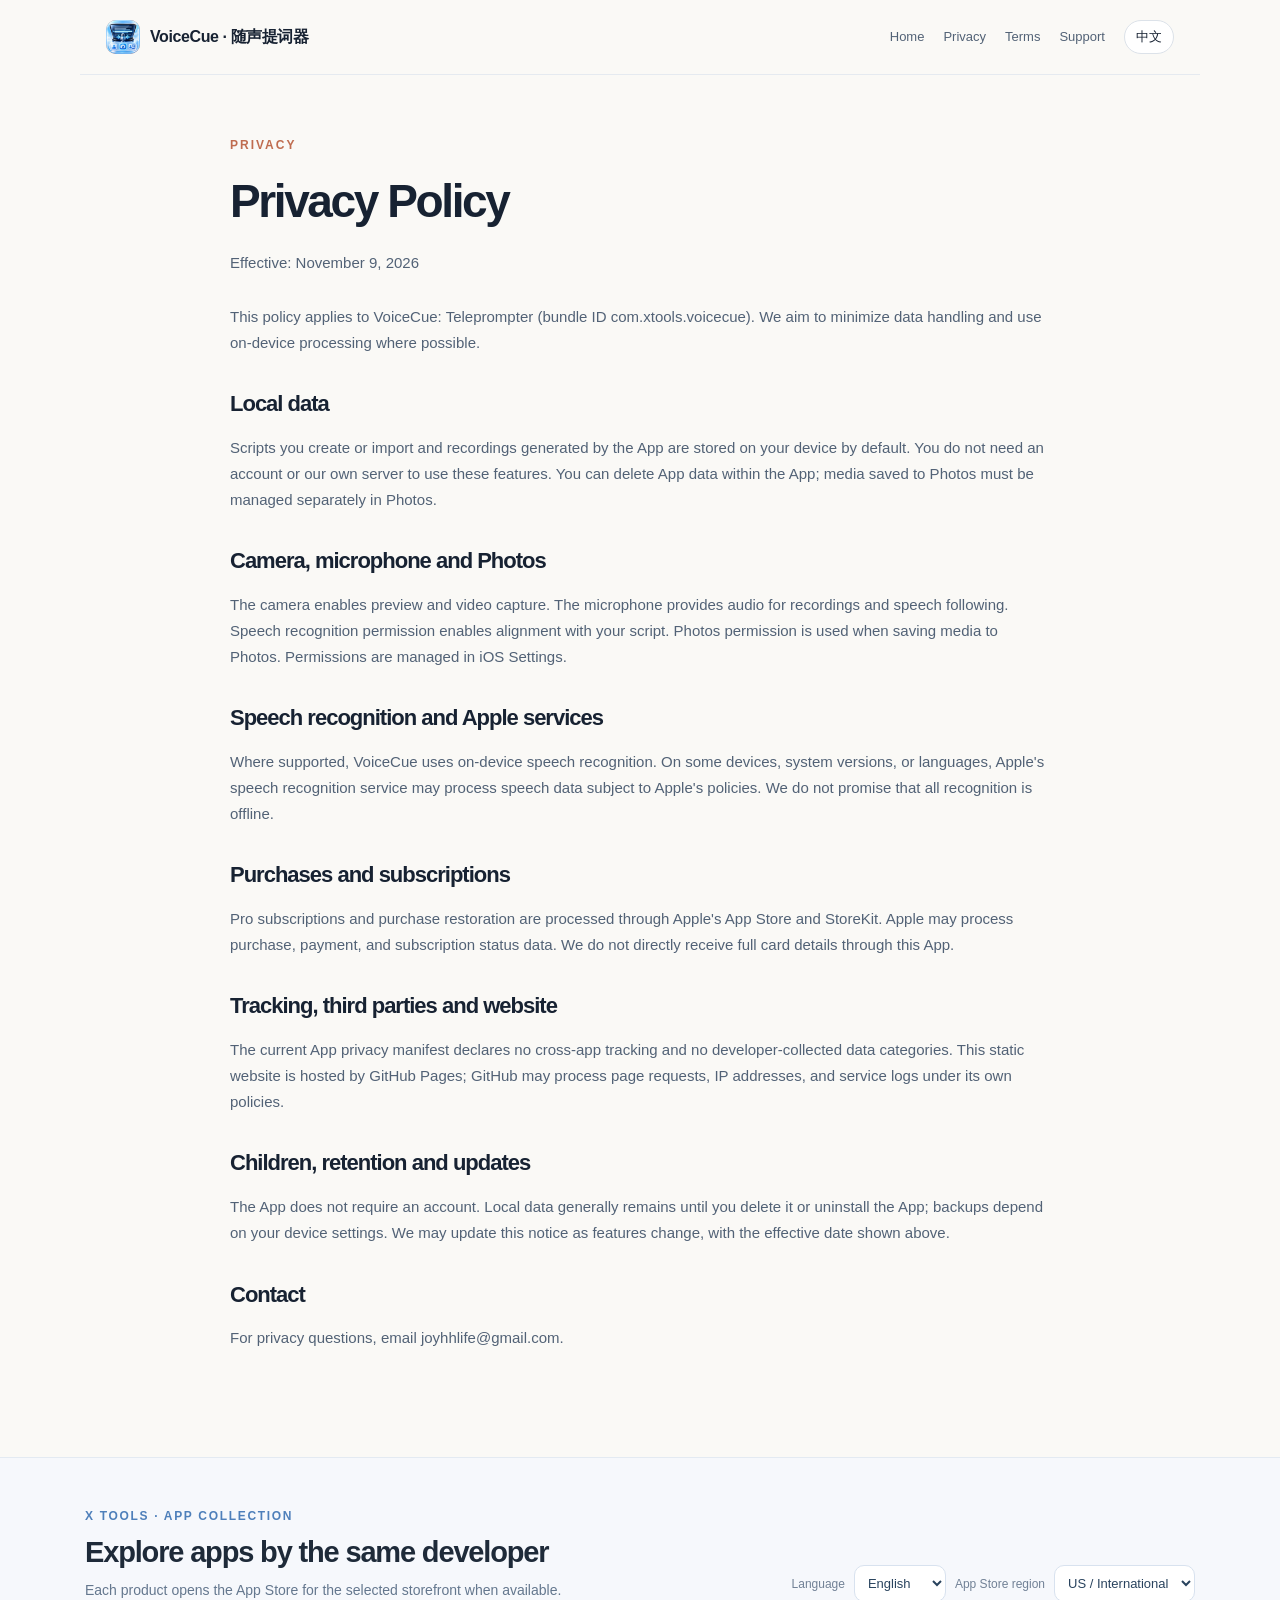
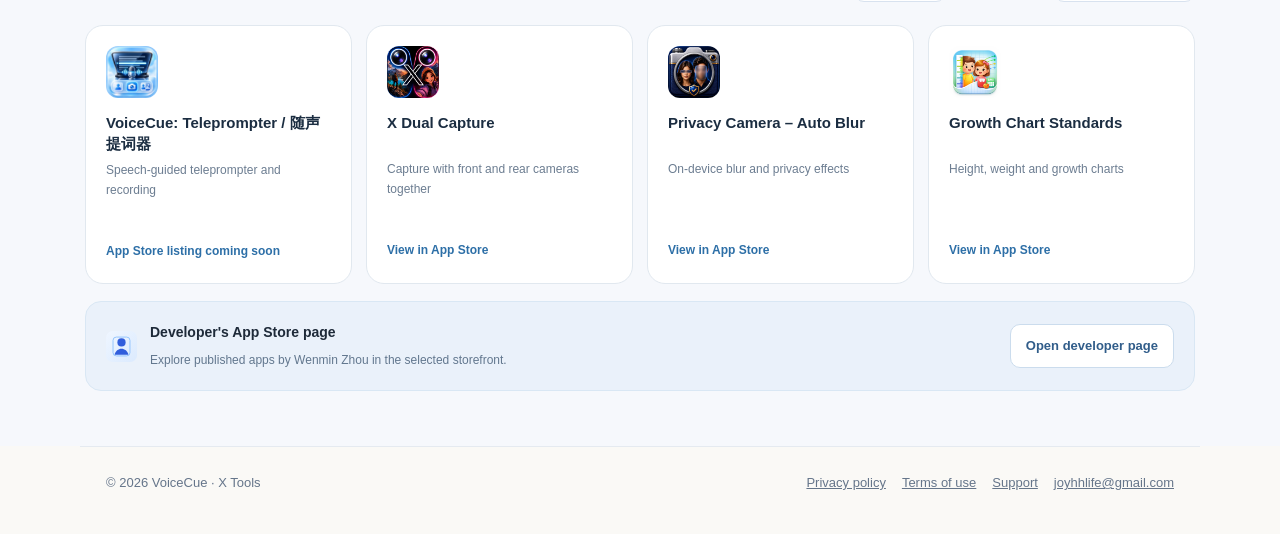
<file: voicecue/privacy.html>
<!doctype html><html lang="zh-CN"><head><meta charset="utf-8"><meta name="viewport" content="width=device-width, initial-scale=1"><meta name="description" content="VoiceCue teleprompter app"><meta name="theme-color" content="#faf9f6"><title>隐私政策 / Privacy Policy · VoiceCue</title><style>:root{color-scheme:light;--ink:#172232;--muted:#65758a;--line:#e5eaf0;--accent:#db784c;--bg:#faf9f6}*{box-sizing:border-box}html{scroll-behavior:smooth}body{margin:0;background:var(--bg);color:var(--ink);font-family:-apple-system,BlinkMacSystemFont,"SF Pro Display","Helvetica Neue","PingFang SC",sans-serif;line-height:1.72}a{color:inherit}nav{max-width:1120px;margin:auto;padding:20px 26px;display:flex;justify-content:space-between;align-items:center;gap:18px;border-bottom:1px solid var(--line)}.brand{font-weight:750;text-decoration:none;letter-spacing:-.4px;display:flex;gap:10px;align-items:center}.logo{width:34px;height:34px;background:linear-gradient(145deg,#f1b18f,#ce6d4b);border-radius:10px;display:grid;place-items:center;color:#fff;font-weight:800}.navlinks{display:flex;align-items:center;gap:19px;flex-wrap:wrap;font-size:13px;color:#526276}.navlinks a{text-decoration:none}.navlinks a:hover,.links a:hover{text-decoration:underline}button{font:inherit;cursor:pointer}.lang{border:1px solid #dce2e9;border-radius:99px;background:white;padding:5px 11px;color:var(--ink)}main{max-width:1060px;margin:auto;padding:0 26px}.hero{display:grid;grid-template-columns:1.25fr .75fr;align-items:center;gap:45px;padding:80px 0 88px}.eyebrow{text-transform:uppercase;letter-spacing:2px;font-size:12px;font-weight:700;color:#bf6c4f}h1{font-size:clamp(40px,5vw,66px);line-height:1.13;letter-spacing:-2.4px;margin:20px 0 22px}h2{font-size:32px;letter-spacing:-1px;line-height:1.3;margin:0 0 16px}h3{font-size:18px;margin:0 0 8px}p{color:var(--muted);margin:0 0 16px}.lead{font-size:18px;max-width:600px}.actions{display:flex;gap:12px;flex-wrap:wrap;margin-top:28px}.button{display:inline-flex;padding:12px 20px;border-radius:12px;text-decoration:none;font-weight:650;font-size:14px}.primary{background:var(--ink);color:white}.secondary{border:1px solid #d9dfe7;background:white}.device{height:420px;max-width:250px;width:100%;border:9px solid #253140;border-radius:43px;margin:auto;background:linear-gradient(165deg,#f1e1d4,#efefe9 65%,#cdd9d9);box-shadow:22px 26px 65px #36485b24;position:relative;overflow:hidden;padding:55px 20px 20px}.device:before{content:"";background:#253140;width:85px;height:18px;border-radius:0 0 14px 14px;position:absolute;top:0;left:calc(50% - 42px)}.camera{background:linear-gradient(145deg,#54646d,#2e404d);height:115px;border-radius:17px;margin-bottom:20px;display:flex;align-items:center;justify-content:center;color:white;font-size:12px}.script{font-size:15px;line-height:2.1;font-weight:620;color:#5b6568}.script mark{background:#fbe0bf;color:#7b4031;border-radius:5px;padding:2px 4px}.pill{display:inline-block;border:1px solid #e2c9b7;background:#fffaf6;color:#9a634e;padding:3px 10px;font-size:12px;border-radius:99px;margin-top:17px}.section{padding:42px 0 82px;border-top:1px solid var(--line)}.grid{display:grid;grid-template-columns:repeat(3,1fr);gap:16px;margin-top:28px}.tile{background:white;border:1px solid var(--line);padding:27px;border-radius:18px;min-height:188px}.tile .symbol{display:inline-grid;place-items:center;width:36px;height:36px;border-radius:10px;background:#fdf0e7;color:#ad6043;font-size:20px;margin-bottom:16px}.tile p{font-size:14px}.strip{background:#f0f1ef;border-radius:22px;padding:32px 34px;display:flex;justify-content:space-between;align-items:center;gap:24px}.legal{max-width:820px;margin:0 auto;padding:60px 0 90px}.legal h1{font-size:46px}.legal h2{font-size:22px;margin-top:35px}.legal p,.legal li{font-size:15px;color:#526276}.legal ul{padding-left:23px}.meta{font-size:13px;color:#8b96a2;margin-bottom:28px}footer{max-width:1120px;margin:auto;padding:25px 26px 40px;border-top:1px solid var(--line);display:flex;justify-content:space-between;gap:20px;flex-wrap:wrap;color:var(--muted);font-size:13px}.links{display:flex;gap:16px;flex-wrap:wrap}@media(max-width:760px){.hero{grid-template-columns:1fr;padding:55px 0}.device{height:350px;max-width:215px}.grid{grid-template-columns:1fr}.strip{display:block}.navlinks{gap:10px}.brand .brandtext{display:none}.legal{padding-top:35px}.legal h1{font-size:36px}}</style><link rel="icon" type="image/png" href="assets/icon.png"><link rel="stylesheet" href="vc-site.css"></head><body><nav><a class="brand" href="/dualcapture-privacy/voicecue/"><span class="logo">V</span><span class="brandtext">VoiceCue · 随声提词器</span></a><div class="navlinks"><a href="/dualcapture-privacy/voicecue/"><span data-zh="首页" data-en="Home">首页</span></a><a href="/dualcapture-privacy/voicecue/privacy.html"><span data-zh="隐私" data-en="Privacy">隐私</span></a><a href="/dualcapture-privacy/voicecue/terms.html"><span data-zh="条款" data-en="Terms">条款</span></a><a href="/dualcapture-privacy/voicecue/support.html"><span data-zh="支持" data-en="Support">支持</span></a><button class="lang" id="lang" aria-label="Switch language">English</button></div></nav><main><article class="legal"><div class="eyebrow">PRIVACY</div><h1><span data-zh="隐私政策" data-en="Privacy Policy">隐私政策</span></h1><p class="meta"><span data-zh="生效日期：2026 年 11 月 9 日" data-en="Effective: November 9, 2026">生效日期：2026 年 11 月 9 日</span></p><p><span data-zh="本政策适用于随声提词器（VoiceCue: Teleprompter，Bundle ID：com.xtools.voicecue）。我们重视数据最小化与设备端处理。" data-en="This policy applies to VoiceCue: Teleprompter (bundle ID com.xtools.voicecue). We aim to minimize data handling and use on-device processing where possible.">本政策适用于随声提词器（VoiceCue: Teleprompter，Bundle ID：com.xtools.voicecue）。我们重视数据最小化与设备端处理。</span></p><section><h2><span data-zh="本地数据" data-en="Local data">本地数据</span></h2><p><span data-zh="您创建、导入的稿件及 App 生成的录制文件默认保存在设备本地。稿件、显示设置和录制记录不需要注册账号或上传至我们自建的服务器。您可在应用内删除相关内容；保存到系统照片图库的文件也应在照片 App 中单独管理。" data-en="Scripts you create or import and recordings generated by the App are stored on your device by default. You do not need an account or our own server to use these features. You can delete App data within the App; media saved to Photos must be managed separately in Photos.">您创建、导入的稿件及 App 生成的录制文件默认保存在设备本地。稿件、显示设置和录制记录不需要注册账号或上传至我们自建的服务器。您可在应用内删除相关内容；保存到系统照片图库的文件也应在照片 App 中单独管理。</span></p></section><section><h2><span data-zh="相机、麦克风和照片权限" data-en="Camera, microphone and Photos">相机、麦克风和照片权限</span></h2><p><span data-zh="相机用于预览与拍摄；麦克风用于录音和语音跟读；语音识别权限用于将朗读内容与稿件匹配。只有在保存至照片图库时才需要相关照片权限。所有权限都可在 iOS 设置中管理。" data-en="The camera enables preview and video capture. The microphone provides audio for recordings and speech following. Speech recognition permission enables alignment with your script. Photos permission is used when saving media to Photos. Permissions are managed in iOS Settings.">相机用于预览与拍摄；麦克风用于录音和语音跟读；语音识别权限用于将朗读内容与稿件匹配。只有在保存至照片图库时才需要相关照片权限。所有权限都可在 iOS 设置中管理。</span></p></section><section><h2><span data-zh="语音识别与 Apple 服务" data-en="Speech recognition and Apple services">语音识别与 Apple 服务</span></h2><p><span data-zh="在受支持的系统和语言下，App 优先使用设备端语音能力。部分 iOS 版本、语言或设备可能由 Apple 的语音识别服务处理语音数据，并受 Apple 的适用政策约束。我们不能保证所有识别场景都完全离线。" data-en="Where supported, VoiceCue uses on-device speech recognition. On some devices, system versions, or languages, Apple's speech recognition service may process speech data subject to Apple's policies. We do not promise that all recognition is offline.">在受支持的系统和语言下，App 优先使用设备端语音能力。部分 iOS 版本、语言或设备可能由 Apple 的语音识别服务处理语音数据，并受 Apple 的适用政策约束。我们不能保证所有识别场景都完全离线。</span></p></section><section><h2><span data-zh="购买与订阅" data-en="Purchases and subscriptions">购买与订阅</span></h2><p><span data-zh="专业版订阅和恢复购买由 Apple App Store / StoreKit 处理。Apple 可能处理购买记录、支付和订阅状态。我们不会通过本 App 直接读取完整银行卡信息。" data-en="Pro subscriptions and purchase restoration are processed through Apple's App Store and StoreKit. Apple may process purchase, payment, and subscription status data. We do not directly receive full card details through this App.">专业版订阅和恢复购买由 Apple App Store / StoreKit 处理。Apple 可能处理购买记录、支付和订阅状态。我们不会通过本 App 直接读取完整银行卡信息。</span></p></section><section><h2><span data-zh="跟踪、第三方与网站" data-en="Tracking, third parties and website">跟踪、第三方与网站</span></h2><p><span data-zh="当前 App 隐私清单声明不进行跨 App 跟踪，也没有声明开发者收集的数据类别。本网站为静态 GitHub Pages 页面，GitHub 作为托管服务可能处理访问请求、IP 地址及基础日志，适用 GitHub 的相关政策。" data-en="The current App privacy manifest declares no cross-app tracking and no developer-collected data categories. This static website is hosted by GitHub Pages; GitHub may process page requests, IP addresses, and service logs under its own policies.">当前 App 隐私清单声明不进行跨 App 跟踪，也没有声明开发者收集的数据类别。本网站为静态 GitHub Pages 页面，GitHub 作为托管服务可能处理访问请求、IP 地址及基础日志，适用 GitHub 的相关政策。</span></p></section><section><h2><span data-zh="儿童、保留与变更" data-en="Children, retention and updates">儿童、保留与变更</span></h2><p><span data-zh="本 App 不要求账号。设备端数据通常保留至您删除或卸载 App，系统备份行为由您的设备设置决定。政策可能随功能变化更新，以本页面生效日期为准。" data-en="The App does not require an account. Local data generally remains until you delete it or uninstall the App; backups depend on your device settings. We may update this notice as features change, with the effective date shown above.">本 App 不要求账号。设备端数据通常保留至您删除或卸载 App，系统备份行为由您的设备设置决定。政策可能随功能变化更新，以本页面生效日期为准。</span></p></section><section><h2><span data-zh="联系我们" data-en="Contact">联系我们</span></h2><p><span data-zh="如有隐私问题，请发送邮件至 joyhhlife@gmail.com。" data-en="For privacy questions, email joyhhlife@gmail.com.">如有隐私问题，请发送邮件至 joyhhlife@gmail.com。</span></p></section></article></main><footer><span>© 2026 VoiceCue · X Tools</span><div class="links"><a href="/dualcapture-privacy/voicecue/privacy.html"><span data-zh="隐私政策" data-en="Privacy policy">隐私政策</span></a><a href="/dualcapture-privacy/voicecue/terms.html"><span data-zh="使用条款" data-en="Terms of use">使用条款</span></a><a href="/dualcapture-privacy/voicecue/support.html"><span data-zh="技术支持" data-en="Support">技术支持</span></a><a href="mailto:joyhhlife@gmail.com">joyhhlife@gmail.com</a></div></footer><script>(()=>{const params=new URLSearchParams(location.search);const wanted=(params.get('lang')||navigator.language||'zh').toLowerCase();let lang=wanted.startsWith('zh')?'zh':'en';function render(){document.documentElement.lang=lang==='zh'?'zh-CN':'en';document.querySelectorAll('[data-zh][data-en]').forEach(el=>{el.textContent=el.dataset[lang]});document.querySelectorAll('[data-title-zh][data-title-en]').forEach(el=>el.setAttribute('title',el.dataset['title'+(lang==='zh'?'Zh':'En')]));const switcher=document.querySelector('#lang');if(switcher)switcher.textContent=lang==='zh'?'English':'中文'}document.querySelector('#lang')?.addEventListener('click',()=>{lang=lang==='zh'?'en':'zh';const url=new URL(location.href);url.searchParams.set('lang',lang);history.replaceState(null,'',url);render()});render()})();</script><script src="vc-site.js"></script></body></html>
</file>
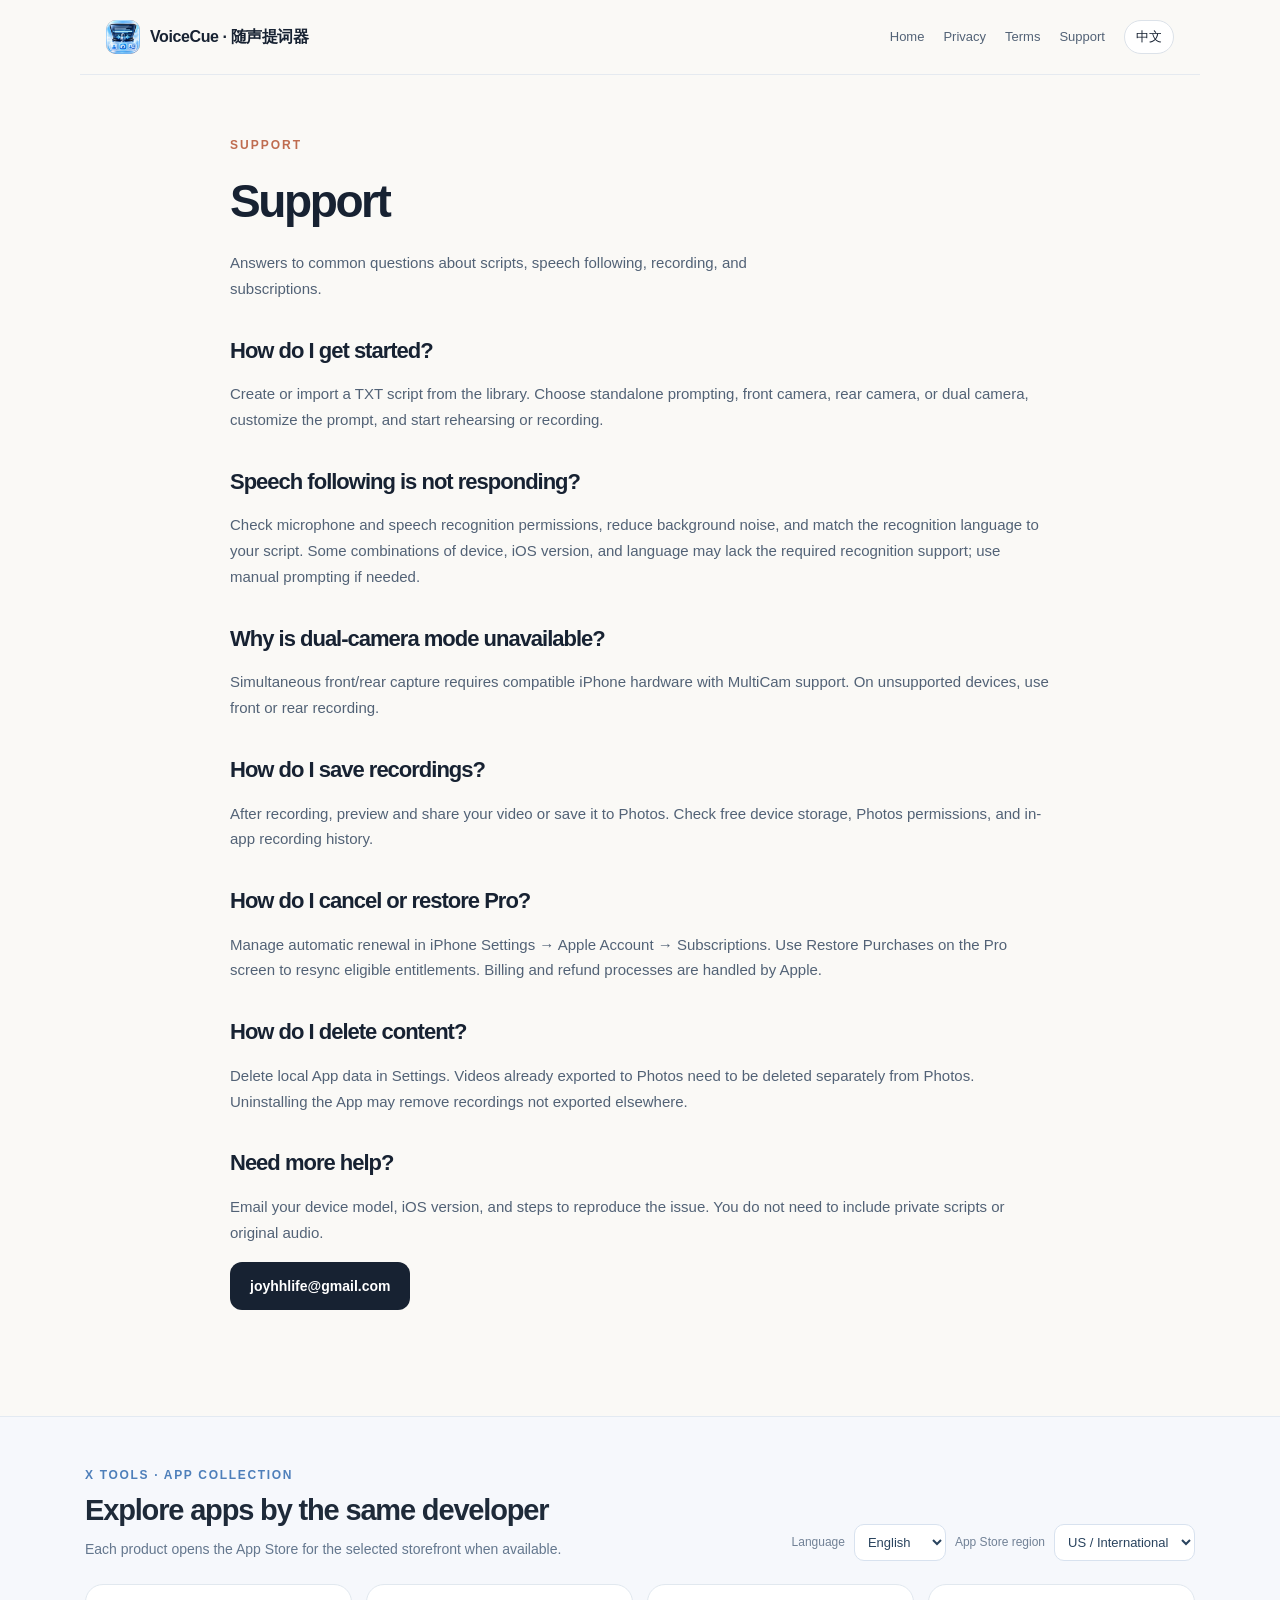
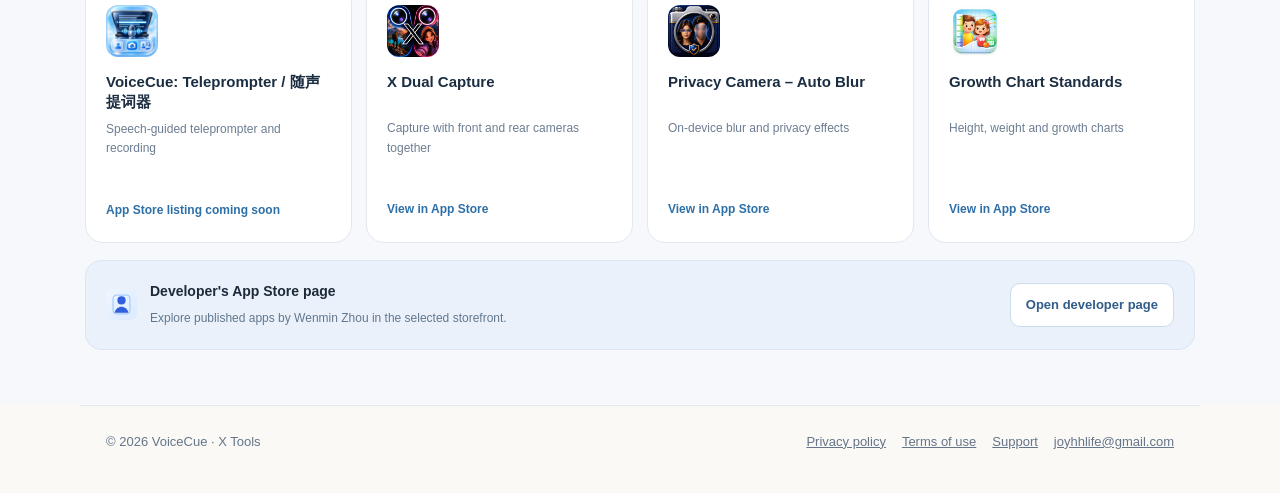
<file: voicecue/support.html>
<!doctype html><html lang="zh-CN"><head><meta charset="utf-8"><meta name="viewport" content="width=device-width, initial-scale=1"><meta name="description" content="VoiceCue teleprompter app"><meta name="theme-color" content="#faf9f6"><title>技术支持 / Support · VoiceCue</title><style>:root{color-scheme:light;--ink:#172232;--muted:#65758a;--line:#e5eaf0;--accent:#db784c;--bg:#faf9f6}*{box-sizing:border-box}html{scroll-behavior:smooth}body{margin:0;background:var(--bg);color:var(--ink);font-family:-apple-system,BlinkMacSystemFont,"SF Pro Display","Helvetica Neue","PingFang SC",sans-serif;line-height:1.72}a{color:inherit}nav{max-width:1120px;margin:auto;padding:20px 26px;display:flex;justify-content:space-between;align-items:center;gap:18px;border-bottom:1px solid var(--line)}.brand{font-weight:750;text-decoration:none;letter-spacing:-.4px;display:flex;gap:10px;align-items:center}.logo{width:34px;height:34px;background:linear-gradient(145deg,#f1b18f,#ce6d4b);border-radius:10px;display:grid;place-items:center;color:#fff;font-weight:800}.navlinks{display:flex;align-items:center;gap:19px;flex-wrap:wrap;font-size:13px;color:#526276}.navlinks a{text-decoration:none}.navlinks a:hover,.links a:hover{text-decoration:underline}button{font:inherit;cursor:pointer}.lang{border:1px solid #dce2e9;border-radius:99px;background:white;padding:5px 11px;color:var(--ink)}main{max-width:1060px;margin:auto;padding:0 26px}.hero{display:grid;grid-template-columns:1.25fr .75fr;align-items:center;gap:45px;padding:80px 0 88px}.eyebrow{text-transform:uppercase;letter-spacing:2px;font-size:12px;font-weight:700;color:#bf6c4f}h1{font-size:clamp(40px,5vw,66px);line-height:1.13;letter-spacing:-2.4px;margin:20px 0 22px}h2{font-size:32px;letter-spacing:-1px;line-height:1.3;margin:0 0 16px}h3{font-size:18px;margin:0 0 8px}p{color:var(--muted);margin:0 0 16px}.lead{font-size:18px;max-width:600px}.actions{display:flex;gap:12px;flex-wrap:wrap;margin-top:28px}.button{display:inline-flex;padding:12px 20px;border-radius:12px;text-decoration:none;font-weight:650;font-size:14px}.primary{background:var(--ink);color:white}.secondary{border:1px solid #d9dfe7;background:white}.device{height:420px;max-width:250px;width:100%;border:9px solid #253140;border-radius:43px;margin:auto;background:linear-gradient(165deg,#f1e1d4,#efefe9 65%,#cdd9d9);box-shadow:22px 26px 65px #36485b24;position:relative;overflow:hidden;padding:55px 20px 20px}.device:before{content:"";background:#253140;width:85px;height:18px;border-radius:0 0 14px 14px;position:absolute;top:0;left:calc(50% - 42px)}.camera{background:linear-gradient(145deg,#54646d,#2e404d);height:115px;border-radius:17px;margin-bottom:20px;display:flex;align-items:center;justify-content:center;color:white;font-size:12px}.script{font-size:15px;line-height:2.1;font-weight:620;color:#5b6568}.script mark{background:#fbe0bf;color:#7b4031;border-radius:5px;padding:2px 4px}.pill{display:inline-block;border:1px solid #e2c9b7;background:#fffaf6;color:#9a634e;padding:3px 10px;font-size:12px;border-radius:99px;margin-top:17px}.section{padding:42px 0 82px;border-top:1px solid var(--line)}.grid{display:grid;grid-template-columns:repeat(3,1fr);gap:16px;margin-top:28px}.tile{background:white;border:1px solid var(--line);padding:27px;border-radius:18px;min-height:188px}.tile .symbol{display:inline-grid;place-items:center;width:36px;height:36px;border-radius:10px;background:#fdf0e7;color:#ad6043;font-size:20px;margin-bottom:16px}.tile p{font-size:14px}.strip{background:#f0f1ef;border-radius:22px;padding:32px 34px;display:flex;justify-content:space-between;align-items:center;gap:24px}.legal{max-width:820px;margin:0 auto;padding:60px 0 90px}.legal h1{font-size:46px}.legal h2{font-size:22px;margin-top:35px}.legal p,.legal li{font-size:15px;color:#526276}.legal ul{padding-left:23px}.meta{font-size:13px;color:#8b96a2;margin-bottom:28px}footer{max-width:1120px;margin:auto;padding:25px 26px 40px;border-top:1px solid var(--line);display:flex;justify-content:space-between;gap:20px;flex-wrap:wrap;color:var(--muted);font-size:13px}.links{display:flex;gap:16px;flex-wrap:wrap}@media(max-width:760px){.hero{grid-template-columns:1fr;padding:55px 0}.device{height:350px;max-width:215px}.grid{grid-template-columns:1fr}.strip{display:block}.navlinks{gap:10px}.brand .brandtext{display:none}.legal{padding-top:35px}.legal h1{font-size:36px}}</style><link rel="icon" type="image/png" href="assets/icon.png"><link rel="stylesheet" href="vc-site.css"></head><body><nav><a class="brand" href="/dualcapture-privacy/voicecue/"><span class="logo">V</span><span class="brandtext">VoiceCue · 随声提词器</span></a><div class="navlinks"><a href="/dualcapture-privacy/voicecue/"><span data-zh="首页" data-en="Home">首页</span></a><a href="/dualcapture-privacy/voicecue/privacy.html"><span data-zh="隐私" data-en="Privacy">隐私</span></a><a href="/dualcapture-privacy/voicecue/terms.html"><span data-zh="条款" data-en="Terms">条款</span></a><a href="/dualcapture-privacy/voicecue/support.html"><span data-zh="支持" data-en="Support">支持</span></a><button class="lang" id="lang" aria-label="Switch language">English</button></div></nav><main><article class="legal"><div class="eyebrow">SUPPORT</div><h1><span data-zh="技术支持" data-en="Support">技术支持</span></h1><p class="lead"><span data-zh="让拍摄更顺畅。下面是常见操作和排查建议。" data-en="Answers to common questions about scripts, speech following, recording, and subscriptions.">让拍摄更顺畅。下面是常见操作和排查建议。</span></p><section><h2><span data-zh="如何开始使用？" data-en="How do I get started?">如何开始使用？</span></h2><p><span data-zh="打开 App，在稿件库中新建或导入 TXT 文稿。选择独立提词、前置、后置或双摄模式，调整文字显示后开始练习或录制。" data-en="Create or import a TXT script from the library. Choose standalone prompting, front camera, rear camera, or dual camera, customize the prompt, and start rehearsing or recording.">打开 App，在稿件库中新建或导入 TXT 文稿。选择独立提词、前置、后置或双摄模式，调整文字显示后开始练习或录制。</span></p></section><section><h2><span data-zh="语音跟读没有反应？" data-en="Speech following is not responding?">语音跟读没有反应？</span></h2><p><span data-zh="检查 iOS 麦克风与语音识别权限，确保环境相对安静、所选语言与稿件一致。某些系统语言或设备不支持所需的本地识别能力；如无法识别，可改用手动提词。" data-en="Check microphone and speech recognition permissions, reduce background noise, and match the recognition language to your script. Some combinations of device, iOS version, and language may lack the required recognition support; use manual prompting if needed.">检查 iOS 麦克风与语音识别权限，确保环境相对安静、所选语言与稿件一致。某些系统语言或设备不支持所需的本地识别能力；如无法识别，可改用手动提词。</span></p></section><section><h2><span data-zh="为什么没有双摄模式？" data-en="Why is dual-camera mode unavailable?">为什么没有双摄模式？</span></h2><p><span data-zh="双摄依赖 iPhone 的 AVCaptureMultiCamSession 硬件能力。部分设备无法同时启动前后镜头，请使用前摄或后摄单独录制。" data-en="Simultaneous front/rear capture requires compatible iPhone hardware with MultiCam support. On unsupported devices, use front or rear recording.">双摄依赖 iPhone 的 AVCaptureMultiCamSession 硬件能力。部分设备无法同时启动前后镜头，请使用前摄或后摄单独录制。</span></p></section><section><h2><span data-zh="如何保存录制内容？" data-en="How do I save recordings?">如何保存录制内容？</span></h2><p><span data-zh="录制后可在结果页面预览、分享或保存至系统照片图库。确认剩余存储空间、相册权限，并检查 App 内录制历史。" data-en="After recording, preview and share your video or save it to Photos. Check free device storage, Photos permissions, and in-app recording history.">录制后可在结果页面预览、分享或保存至系统照片图库。确认剩余存储空间、相册权限，并检查 App 内录制历史。</span></p></section><section><h2><span data-zh="如何取消或恢复订阅？" data-en="How do I cancel or restore Pro?">如何取消或恢复订阅？</span></h2><p><span data-zh="在 iPhone“设置 → Apple 账户 → 订阅”管理自动续订。进入 App 的专业版页面，点击“恢复购买”以重新同步符合条件的权益。实际账单与退款由 Apple 处理。" data-en="Manage automatic renewal in iPhone Settings → Apple Account → Subscriptions. Use Restore Purchases on the Pro screen to resync eligible entitlements. Billing and refund processes are handled by Apple.">在 iPhone“设置 → Apple 账户 → 订阅”管理自动续订。进入 App 的专业版页面，点击“恢复购买”以重新同步符合条件的权益。实际账单与退款由 Apple 处理。</span></p></section><section><h2><span data-zh="如何删除内容？" data-en="How do I delete content?">如何删除内容？</span></h2><p><span data-zh="可在 App 设置中删除应用本地数据。若视频已经保存到照片图库，需要另行在“照片”中删除。卸载应用可能导致尚未导出的本地录制内容丢失。" data-en="Delete local App data in Settings. Videos already exported to Photos need to be deleted separately from Photos. Uninstalling the App may remove recordings not exported elsewhere.">可在 App 设置中删除应用本地数据。若视频已经保存到照片图库，需要另行在“照片”中删除。卸载应用可能导致尚未导出的本地录制内容丢失。</span></p></section><section><h2><span data-zh="仍需要帮助？" data-en="Need more help?">仍需要帮助？</span></h2><p><span data-zh="请邮件说明设备型号、iOS 版本、问题复现步骤；无需发送私人稿件或原始录音。" data-en="Email your device model, iOS version, and steps to reproduce the issue. You do not need to include private scripts or original audio.">请邮件说明设备型号、iOS 版本、问题复现步骤；无需发送私人稿件或原始录音。</span></p><p><a class="button primary" href="mailto:joyhhlife@gmail.com?subject=VoiceCue%20Support">joyhhlife@gmail.com</a></p></section></article></main><footer><span>© 2026 VoiceCue · X Tools</span><div class="links"><a href="/dualcapture-privacy/voicecue/privacy.html"><span data-zh="隐私政策" data-en="Privacy policy">隐私政策</span></a><a href="/dualcapture-privacy/voicecue/terms.html"><span data-zh="使用条款" data-en="Terms of use">使用条款</span></a><a href="/dualcapture-privacy/voicecue/support.html"><span data-zh="技术支持" data-en="Support">技术支持</span></a><a href="mailto:joyhhlife@gmail.com">joyhhlife@gmail.com</a></div></footer><script>(()=>{const params=new URLSearchParams(location.search);const wanted=(params.get('lang')||navigator.language||'zh').toLowerCase();let lang=wanted.startsWith('zh')?'zh':'en';function render(){document.documentElement.lang=lang==='zh'?'zh-CN':'en';document.querySelectorAll('[data-zh][data-en]').forEach(el=>{el.textContent=el.dataset[lang]});document.querySelectorAll('[data-title-zh][data-title-en]').forEach(el=>el.setAttribute('title',el.dataset['title'+(lang==='zh'?'Zh':'En')]));const switcher=document.querySelector('#lang');if(switcher)switcher.textContent=lang==='zh'?'English':'中文'}document.querySelector('#lang')?.addEventListener('click',()=>{lang=lang==='zh'?'en':'zh';const url=new URL(location.href);url.searchParams.set('lang',lang);history.replaceState(null,'',url);render()});render()})();</script><script src="vc-site.js"></script></body></html>
</file>
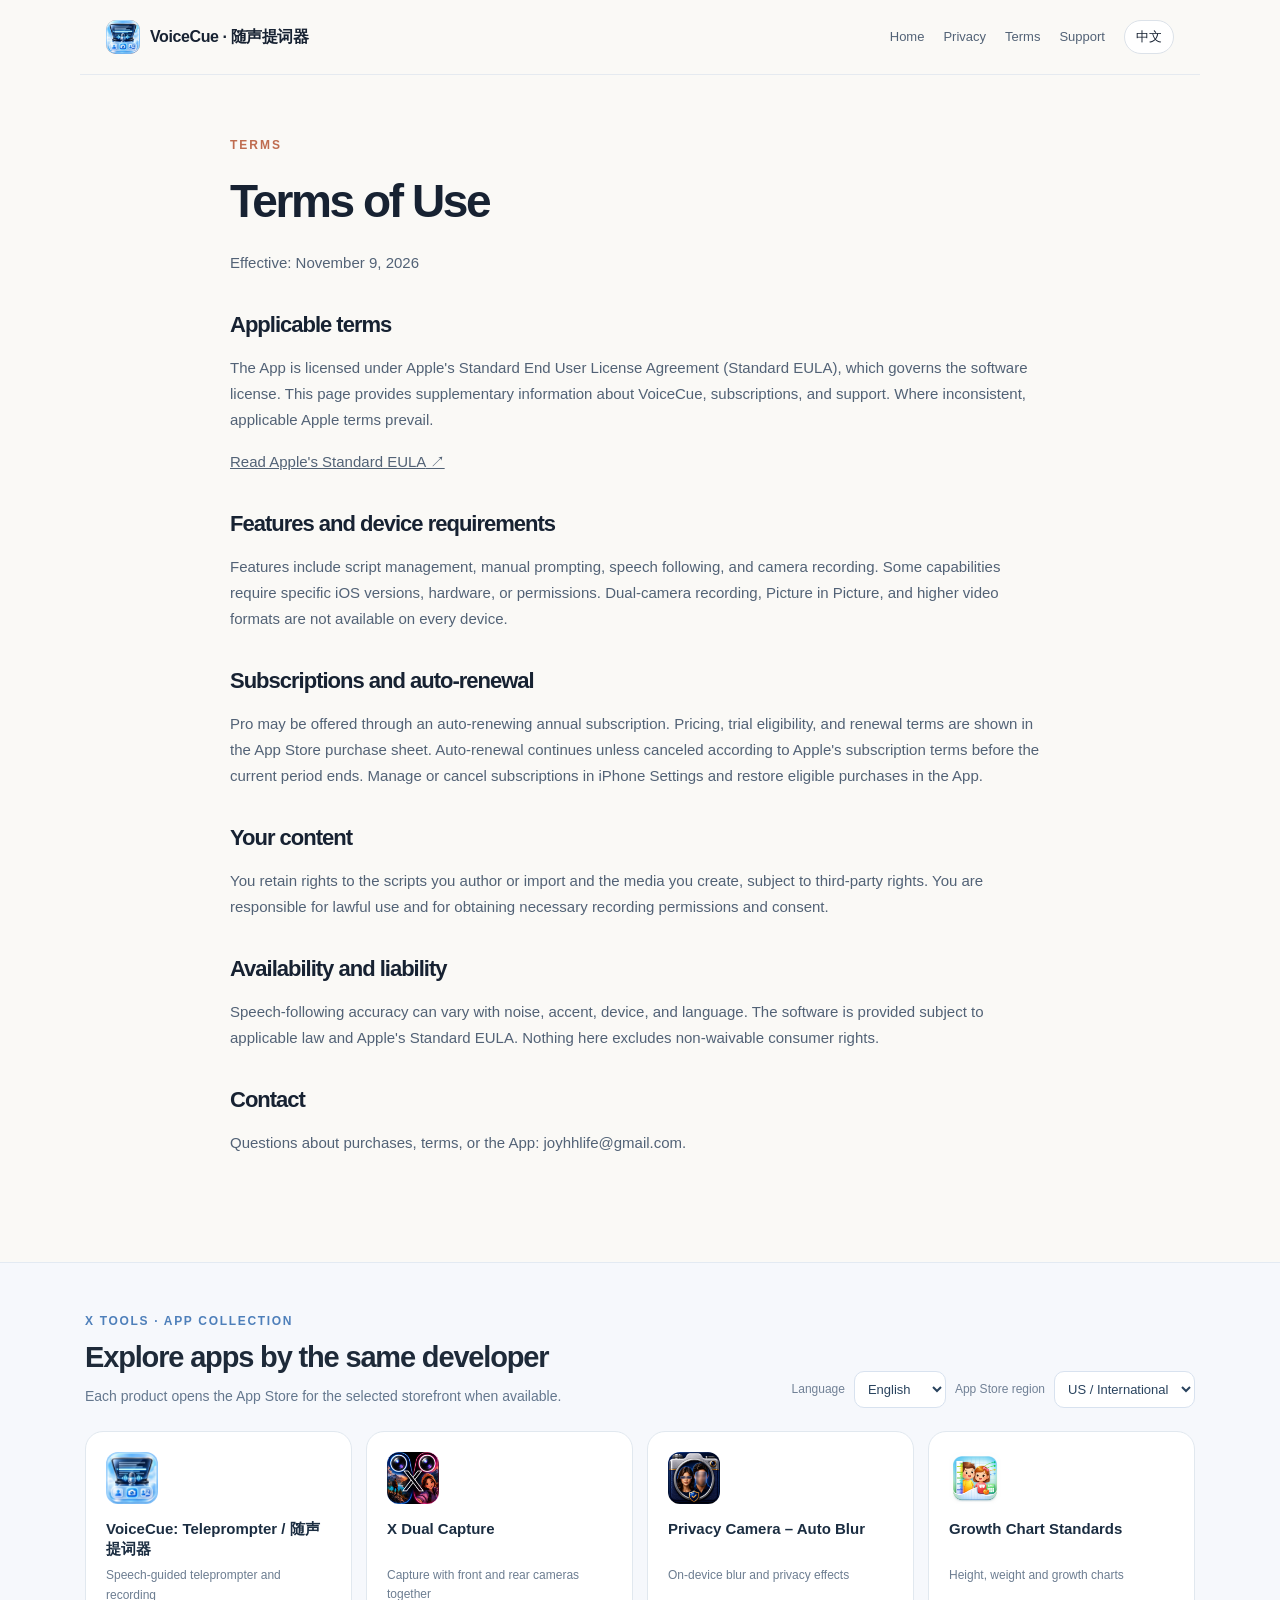
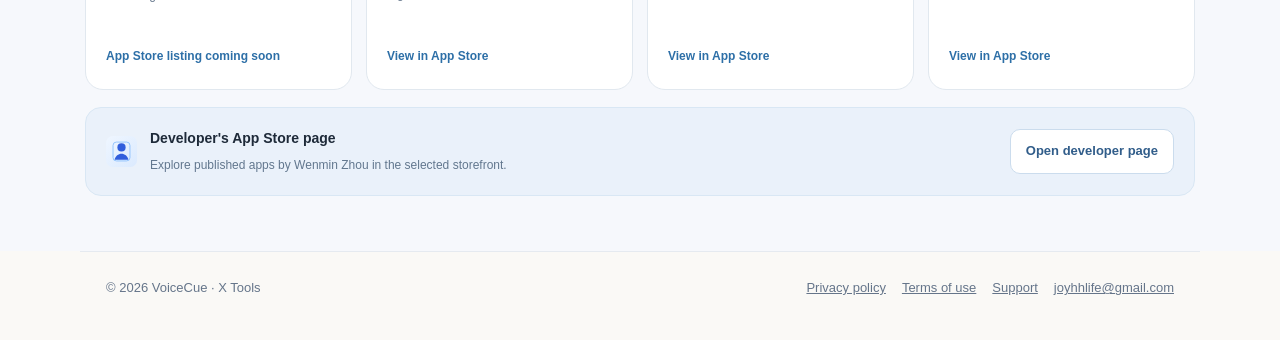
<file: voicecue/terms.html>
<!doctype html><html lang="zh-CN"><head><meta charset="utf-8"><meta name="viewport" content="width=device-width, initial-scale=1"><meta name="description" content="VoiceCue teleprompter app"><meta name="theme-color" content="#faf9f6"><title>使用条款 / Terms of Use · VoiceCue</title><style>:root{color-scheme:light;--ink:#172232;--muted:#65758a;--line:#e5eaf0;--accent:#db784c;--bg:#faf9f6}*{box-sizing:border-box}html{scroll-behavior:smooth}body{margin:0;background:var(--bg);color:var(--ink);font-family:-apple-system,BlinkMacSystemFont,"SF Pro Display","Helvetica Neue","PingFang SC",sans-serif;line-height:1.72}a{color:inherit}nav{max-width:1120px;margin:auto;padding:20px 26px;display:flex;justify-content:space-between;align-items:center;gap:18px;border-bottom:1px solid var(--line)}.brand{font-weight:750;text-decoration:none;letter-spacing:-.4px;display:flex;gap:10px;align-items:center}.logo{width:34px;height:34px;background:linear-gradient(145deg,#f1b18f,#ce6d4b);border-radius:10px;display:grid;place-items:center;color:#fff;font-weight:800}.navlinks{display:flex;align-items:center;gap:19px;flex-wrap:wrap;font-size:13px;color:#526276}.navlinks a{text-decoration:none}.navlinks a:hover,.links a:hover{text-decoration:underline}button{font:inherit;cursor:pointer}.lang{border:1px solid #dce2e9;border-radius:99px;background:white;padding:5px 11px;color:var(--ink)}main{max-width:1060px;margin:auto;padding:0 26px}.hero{display:grid;grid-template-columns:1.25fr .75fr;align-items:center;gap:45px;padding:80px 0 88px}.eyebrow{text-transform:uppercase;letter-spacing:2px;font-size:12px;font-weight:700;color:#bf6c4f}h1{font-size:clamp(40px,5vw,66px);line-height:1.13;letter-spacing:-2.4px;margin:20px 0 22px}h2{font-size:32px;letter-spacing:-1px;line-height:1.3;margin:0 0 16px}h3{font-size:18px;margin:0 0 8px}p{color:var(--muted);margin:0 0 16px}.lead{font-size:18px;max-width:600px}.actions{display:flex;gap:12px;flex-wrap:wrap;margin-top:28px}.button{display:inline-flex;padding:12px 20px;border-radius:12px;text-decoration:none;font-weight:650;font-size:14px}.primary{background:var(--ink);color:white}.secondary{border:1px solid #d9dfe7;background:white}.device{height:420px;max-width:250px;width:100%;border:9px solid #253140;border-radius:43px;margin:auto;background:linear-gradient(165deg,#f1e1d4,#efefe9 65%,#cdd9d9);box-shadow:22px 26px 65px #36485b24;position:relative;overflow:hidden;padding:55px 20px 20px}.device:before{content:"";background:#253140;width:85px;height:18px;border-radius:0 0 14px 14px;position:absolute;top:0;left:calc(50% - 42px)}.camera{background:linear-gradient(145deg,#54646d,#2e404d);height:115px;border-radius:17px;margin-bottom:20px;display:flex;align-items:center;justify-content:center;color:white;font-size:12px}.script{font-size:15px;line-height:2.1;font-weight:620;color:#5b6568}.script mark{background:#fbe0bf;color:#7b4031;border-radius:5px;padding:2px 4px}.pill{display:inline-block;border:1px solid #e2c9b7;background:#fffaf6;color:#9a634e;padding:3px 10px;font-size:12px;border-radius:99px;margin-top:17px}.section{padding:42px 0 82px;border-top:1px solid var(--line)}.grid{display:grid;grid-template-columns:repeat(3,1fr);gap:16px;margin-top:28px}.tile{background:white;border:1px solid var(--line);padding:27px;border-radius:18px;min-height:188px}.tile .symbol{display:inline-grid;place-items:center;width:36px;height:36px;border-radius:10px;background:#fdf0e7;color:#ad6043;font-size:20px;margin-bottom:16px}.tile p{font-size:14px}.strip{background:#f0f1ef;border-radius:22px;padding:32px 34px;display:flex;justify-content:space-between;align-items:center;gap:24px}.legal{max-width:820px;margin:0 auto;padding:60px 0 90px}.legal h1{font-size:46px}.legal h2{font-size:22px;margin-top:35px}.legal p,.legal li{font-size:15px;color:#526276}.legal ul{padding-left:23px}.meta{font-size:13px;color:#8b96a2;margin-bottom:28px}footer{max-width:1120px;margin:auto;padding:25px 26px 40px;border-top:1px solid var(--line);display:flex;justify-content:space-between;gap:20px;flex-wrap:wrap;color:var(--muted);font-size:13px}.links{display:flex;gap:16px;flex-wrap:wrap}@media(max-width:760px){.hero{grid-template-columns:1fr;padding:55px 0}.device{height:350px;max-width:215px}.grid{grid-template-columns:1fr}.strip{display:block}.navlinks{gap:10px}.brand .brandtext{display:none}.legal{padding-top:35px}.legal h1{font-size:36px}}</style><link rel="icon" type="image/png" href="assets/icon.png"><link rel="stylesheet" href="vc-site.css"></head><body><nav><a class="brand" href="/dualcapture-privacy/voicecue/"><span class="logo">V</span><span class="brandtext">VoiceCue · 随声提词器</span></a><div class="navlinks"><a href="/dualcapture-privacy/voicecue/"><span data-zh="首页" data-en="Home">首页</span></a><a href="/dualcapture-privacy/voicecue/privacy.html"><span data-zh="隐私" data-en="Privacy">隐私</span></a><a href="/dualcapture-privacy/voicecue/terms.html"><span data-zh="条款" data-en="Terms">条款</span></a><a href="/dualcapture-privacy/voicecue/support.html"><span data-zh="支持" data-en="Support">支持</span></a><button class="lang" id="lang" aria-label="Switch language">English</button></div></nav><main><article class="legal"><div class="eyebrow">TERMS</div><h1><span data-zh="使用条款" data-en="Terms of Use">使用条款</span></h1><p class="meta"><span data-zh="生效日期：2026 年 11 月 9 日" data-en="Effective: November 9, 2026">生效日期：2026 年 11 月 9 日</span></p><section><h2><span data-zh="适用条款" data-en="Applicable terms">适用条款</span></h2><p><span data-zh="本 App 使用 Apple 标准最终用户许可协议（Standard EULA），该协议构成应用许可的主要条款。此页面补充介绍随声提词器功能、订阅和支持规则；若与 Apple 标准 EULA 冲突，以适用的 Apple 条款为准。" data-en="The App is licensed under Apple's Standard End User License Agreement (Standard EULA), which governs the software license. This page provides supplementary information about VoiceCue, subscriptions, and support. Where inconsistent, applicable Apple terms prevail.">本 App 使用 Apple 标准最终用户许可协议（Standard EULA），该协议构成应用许可的主要条款。此页面补充介绍随声提词器功能、订阅和支持规则；若与 Apple 标准 EULA 冲突，以适用的 Apple 条款为准。</span></p></section><p><a href="https://www.apple.com/legal/internet-services/itunes/dev/stdeula/" target="_blank" rel="noopener noreferrer"><span data-zh="查看 Apple 标准 EULA" data-en="Read Apple's Standard EULA">查看 Apple 标准 EULA</span> ↗</a></p><section><h2><span data-zh="服务与设备要求" data-en="Features and device requirements">服务与设备要求</span></h2><p><span data-zh="功能包括稿件管理、手动提词、智能跟读和摄像录制。部分能力依赖系统版本、硬件与用户授权；前后双摄、画中画和高画质不保证在所有设备上可用。" data-en="Features include script management, manual prompting, speech following, and camera recording. Some capabilities require specific iOS versions, hardware, or permissions. Dual-camera recording, Picture in Picture, and higher video formats are not available on every device.">功能包括稿件管理、手动提词、智能跟读和摄像录制。部分能力依赖系统版本、硬件与用户授权；前后双摄、画中画和高画质不保证在所有设备上可用。</span></p></section><section><h2><span data-zh="订阅与自动续费" data-en="Subscriptions and auto-renewal">订阅与自动续费</span></h2><p><span data-zh="专业版可能提供按年自动续订订阅。实际价格、试用资格及续期条件以 App Store 购买确认界面为准。除非在当前计费期结束前按 Apple 要求取消，自动续订会继续。您可在 iPhone 设置中的“订阅”管理或取消，并在 App 中恢复符合条件的购买。" data-en="Pro may be offered through an auto-renewing annual subscription. Pricing, trial eligibility, and renewal terms are shown in the App Store purchase sheet. Auto-renewal continues unless canceled according to Apple's subscription terms before the current period ends. Manage or cancel subscriptions in iPhone Settings and restore eligible purchases in the App.">专业版可能提供按年自动续订订阅。实际价格、试用资格及续期条件以 App Store 购买确认界面为准。除非在当前计费期结束前按 Apple 要求取消，自动续订会继续。您可在 iPhone 设置中的“订阅”管理或取消，并在 App 中恢复符合条件的购买。</span></p></section><section><h2><span data-zh="您的内容" data-en="Your content">您的内容</span></h2><p><span data-zh="您保有对自行撰写或导入稿件及录制内容的权利，并负责确保有权使用这些内容。请在拍摄和录音时遵守适用法律并取得必要同意。" data-en="You retain rights to the scripts you author or import and the media you create, subject to third-party rights. You are responsible for lawful use and for obtaining necessary recording permissions and consent.">您保有对自行撰写或导入稿件及录制内容的权利，并负责确保有权使用这些内容。请在拍摄和录音时遵守适用法律并取得必要同意。</span></p></section><section><h2><span data-zh="可用性与责任" data-en="Availability and liability">可用性与责任</span></h2><p><span data-zh="语音跟读准确度会受环境噪声、口音、设备和语言影响。软件按适用法律及 Apple 标准 EULA 提供；本页面不排除法律不可限制的消费者权利。" data-en="Speech-following accuracy can vary with noise, accent, device, and language. The software is provided subject to applicable law and Apple's Standard EULA. Nothing here excludes non-waivable consumer rights.">语音跟读准确度会受环境噪声、口音、设备和语言影响。软件按适用法律及 Apple 标准 EULA 提供；本页面不排除法律不可限制的消费者权利。</span></p></section><section><h2><span data-zh="联系我们" data-en="Contact">联系我们</span></h2><p><span data-zh="有关购买、使用条款或 App 支持的问题：joyhhlife@gmail.com。" data-en="Questions about purchases, terms, or the App: joyhhlife@gmail.com.">有关购买、使用条款或 App 支持的问题：joyhhlife@gmail.com。</span></p></section></article></main><footer><span>© 2026 VoiceCue · X Tools</span><div class="links"><a href="/dualcapture-privacy/voicecue/privacy.html"><span data-zh="隐私政策" data-en="Privacy policy">隐私政策</span></a><a href="/dualcapture-privacy/voicecue/terms.html"><span data-zh="使用条款" data-en="Terms of use">使用条款</span></a><a href="/dualcapture-privacy/voicecue/support.html"><span data-zh="技术支持" data-en="Support">技术支持</span></a><a href="mailto:joyhhlife@gmail.com">joyhhlife@gmail.com</a></div></footer><script>(()=>{const params=new URLSearchParams(location.search);const wanted=(params.get('lang')||navigator.language||'zh').toLowerCase();let lang=wanted.startsWith('zh')?'zh':'en';function render(){document.documentElement.lang=lang==='zh'?'zh-CN':'en';document.querySelectorAll('[data-zh][data-en]').forEach(el=>{el.textContent=el.dataset[lang]});document.querySelectorAll('[data-title-zh][data-title-en]').forEach(el=>el.setAttribute('title',el.dataset['title'+(lang==='zh'?'Zh':'En')]));const switcher=document.querySelector('#lang');if(switcher)switcher.textContent=lang==='zh'?'English':'中文'}document.querySelector('#lang')?.addEventListener('click',()=>{lang=lang==='zh'?'en':'zh';const url=new URL(location.href);url.searchParams.set('lang',lang);history.replaceState(null,'',url);render()});render()})();</script><script src="vc-site.js"></script></body></html>
</file>
<file: voicecue/vc-site.css>
:root{--vc-bg:#f6f8fc;--vc-ink:#1e2a39;--vc-muted:#65758a;--vc-line:#e2e9f2;--vc-blue:#4385cc;--vc-peach:#fbebe0}
.vc-main{font-family:-apple-system,BlinkMacSystemFont,"SF Pro Display","Helvetica Neue","PingFang SC",sans-serif;color:var(--vc-ink);background:var(--vc-bg);line-height:1.6}
.vc-main *,.vc-extras *{box-sizing:border-box}.vc-main a,.vc-extras a{text-decoration:none}
.vc-nav{max-width:1170px;margin:auto;padding:19px 26px;display:flex;align-items:center;justify-content:space-between;gap:18px}
.vc-nav .vc-brand{display:flex;align-items:center;gap:13px;font-size:17px;font-weight:750;color:#1d2f46}
.vc-brand img{width:46px;height:46px;border-radius:13px;object-fit:cover;box-shadow:0 5px 13px #29486c20}
.vc-navlinks{display:flex;flex-wrap:wrap;align-items:center;gap:18px}.vc-navlinks a{font-size:13px;color:#52647c;font-weight:600}.vc-navlinks a:hover{text-decoration:underline}
.vc-hero{max-width:1170px;margin:0 auto;padding:92px 26px 95px;display:grid;grid-template-columns:1.06fr .94fr;align-items:center;gap:60px}
.vc-kicker{font-size:12px;font-weight:800;letter-spacing:.2em;color:#4f80b1;text-transform:uppercase}
.vc-hero h1{font-size:clamp(43px,5.2vw,75px);letter-spacing:-.06em;line-height:1.13;margin:19px 0 26px;color:#1b2c41;font-weight:800}
.vc-hero .vc-desc{font-size:19px;line-height:1.8;color:#65758a;max-width:540px}
.vc-cta{display:flex;gap:12px;margin-top:30px;flex-wrap:wrap}.vc-btn{display:inline-flex;padding:13px 22px;border-radius:13px;font-size:14px;font-weight:700;background:#243b55;color:white!important;align-items:center}.vc-btn.light{background:white;color:#283f57!important;border:1px solid #dfe7f0}
.vc-hero-visual{position:relative;display:flex;align-items:center;justify-content:center;min-height:540px}
.vc-hero-visual:before{content:"";position:absolute;width:450px;height:450px;max-width:100%;border-radius:48%;background:radial-gradient(circle,#dbeafb 0%,#e9f2fa 54%,transparent 74%)}
.vc-phone{position:relative;border:9px solid #1a293c;border-radius:40px;width:233px;overflow:hidden;background:#111;box-shadow:0 28px 70px #3f5b7737;transform:rotate(5deg)}
.vc-phone img{display:block;width:100%;height:auto}
.vc-small-phone{position:absolute;right:3%;bottom:2%;width:164px;border-width:7px;border-radius:32px;transform:rotate(-7deg);box-shadow:0 20px 45px #5b789a30}
.vc-section{max-width:1170px;margin:auto;padding:72px 26px;border-top:1px solid #e4eaf1}
.vc-section h2{font-size:clamp(29px,3.4vw,46px);letter-spacing:-.045em;line-height:1.2;margin:12px 0 16px}
.vc-section .vc-intro{font-size:16px;color:#65758a;max-width:650px;margin:0 0 32px}
.vc-features{display:grid;grid-template-columns:repeat(3,1fr);gap:17px}
.vc-feature{background:white;border:1px solid #e2e8f0;padding:29px;border-radius:22px;box-shadow:0 12px 38px #435c7410}
.vc-feature .vc-symbol{font-size:28px;display:grid;place-items:center;width:52px;height:52px;border-radius:15px;background:#edf5fc;color:#4675a4}
.vc-feature h3{font-size:18px;margin:22px 0 7px}.vc-feature p{font-size:14px;line-height:1.75;color:#69778a;margin:0}
.vc-preview-grid{display:grid;grid-template-columns:repeat(2,1fr);gap:26px;max-width:760px;margin:30px auto}
.vc-preview-grid figure{margin:0;background:white;border:1px solid #e2e8f0;border-radius:22px;padding:20px;text-align:center}
.vc-preview-grid img{width:min(100%,225px);border-radius:20px;box-shadow:0 12px 35px #1d2d4020}
.vc-preview-grid figcaption{color:#60758a;font-size:13px;margin:15px auto 0;max-width:260px}
.vc-note{font-size:13px;color:#7a8a9e;margin:22px 0}
.vc-bottom{max-width:1170px;margin:auto;padding:25px 26px 48px;border-top:1px solid #e3eaf2;display:flex;justify-content:space-between;align-items:center;gap:20px;flex-wrap:wrap;color:#65758a;font-size:13px}
.vc-bottom a{color:#4b6a8c}
.vc-extras{background:#f6f8fc;color:#1e2a39;border-top:1px solid #e3eaf2;font-family:-apple-system,BlinkMacSystemFont,"Helvetica Neue","PingFang SC",sans-serif;padding:48px 20px 55px}
.vc-extras-inner{max-width:1110px;margin:auto}
.vc-extras-head{display:flex;align-items:flex-end;justify-content:space-between;gap:18px;flex-wrap:wrap;margin-bottom:23px}
.vc-extras-eyebrow{font-size:12px;font-weight:750;letter-spacing:.14em;color:#4e7fba;text-transform:uppercase}
.vc-extras-title{font-size:29px;letter-spacing:-.04em;line-height:1.3;margin:7px 0}.vc-extras-sub{font-size:14px;color:#64778e;margin:0}
.vc-settings{display:flex;align-items:center;gap:9px;flex-wrap:wrap}
.vc-settings label{font-size:12px;color:#718196}.vc-settings select{border:1px solid #d8e2ef;border-radius:10px;background:white;color:#29435e;padding:9px;font-size:13px;min-height:36px}
.vc-apps{display:grid;grid-template-columns:repeat(4,minmax(0,1fr));gap:14px}
.vc-app{background:white;border:1px solid #e1e8ef;border-radius:18px;padding:20px;min-width:0}
.vc-app img{display:block;width:52px!important;height:52px!important;min-width:52px!important;max-width:52px!important;border-radius:12px!important;object-fit:cover!important}
.vc-app h3{font-size:15px;line-height:1.35;color:#1b2d41;margin:15px 0 7px;min-height:40px}
.vc-app p{font-size:12px;line-height:1.65;color:#6c7d91;margin:0 0 12px;min-height:63px}
.vc-app a{font-size:12px;display:inline-block;color:#2d6fa7!important;font-weight:700}
.vc-developer{display:flex;gap:13px;align-items:center;flex-wrap:wrap;padding:18px 20px;margin-top:17px;background:#eaf1fa;border:1px solid #d9e7f4;border-radius:16px}
.vc-developer img{width:31px!important;height:31px!important}.vc-developer .vc-devcopy{flex:1;min-width:220px}
.vc-developer strong{display:block;font-size:14px}.vc-developer small{color:#62778e;font-size:12px}
.vc-developer a{display:inline-block;background:white;border:1px solid #cbdced;padding:10px 15px;border-radius:10px;font-size:13px;color:#315d8a!important;font-weight:700}
body:not(.vc-main) .logo img{width:100%;height:100%;display:block;border-radius:10px;object-fit:cover}
@media(max-width:920px){.vc-hero{gap:24px}.vc-apps{grid-template-columns:repeat(2,1fr)}.vc-hero-visual{min-height:450px}.vc-features{grid-template-columns:repeat(2,1fr)}}
@media(max-width:660px){.vc-nav{padding:15px 19px}.vc-navlinks{gap:10px}.vc-navlinks a{font-size:12px}.vc-hero{display:block;padding:49px 21px 72px}.vc-hero-visual{margin-top:35px}.vc-phone{width:210px}.vc-small-phone{width:140px;right:8%}.vc-section{padding:52px 21px}.vc-features{grid-template-columns:1fr}.vc-apps{grid-template-columns:1fr 1fr}.vc-app{padding:15px}.vc-app p{min-height:80px}.vc-extras-title{font-size:25px}.vc-preview-grid{gap:12px}.vc-preview-grid figure{padding:10px}}
</file>
